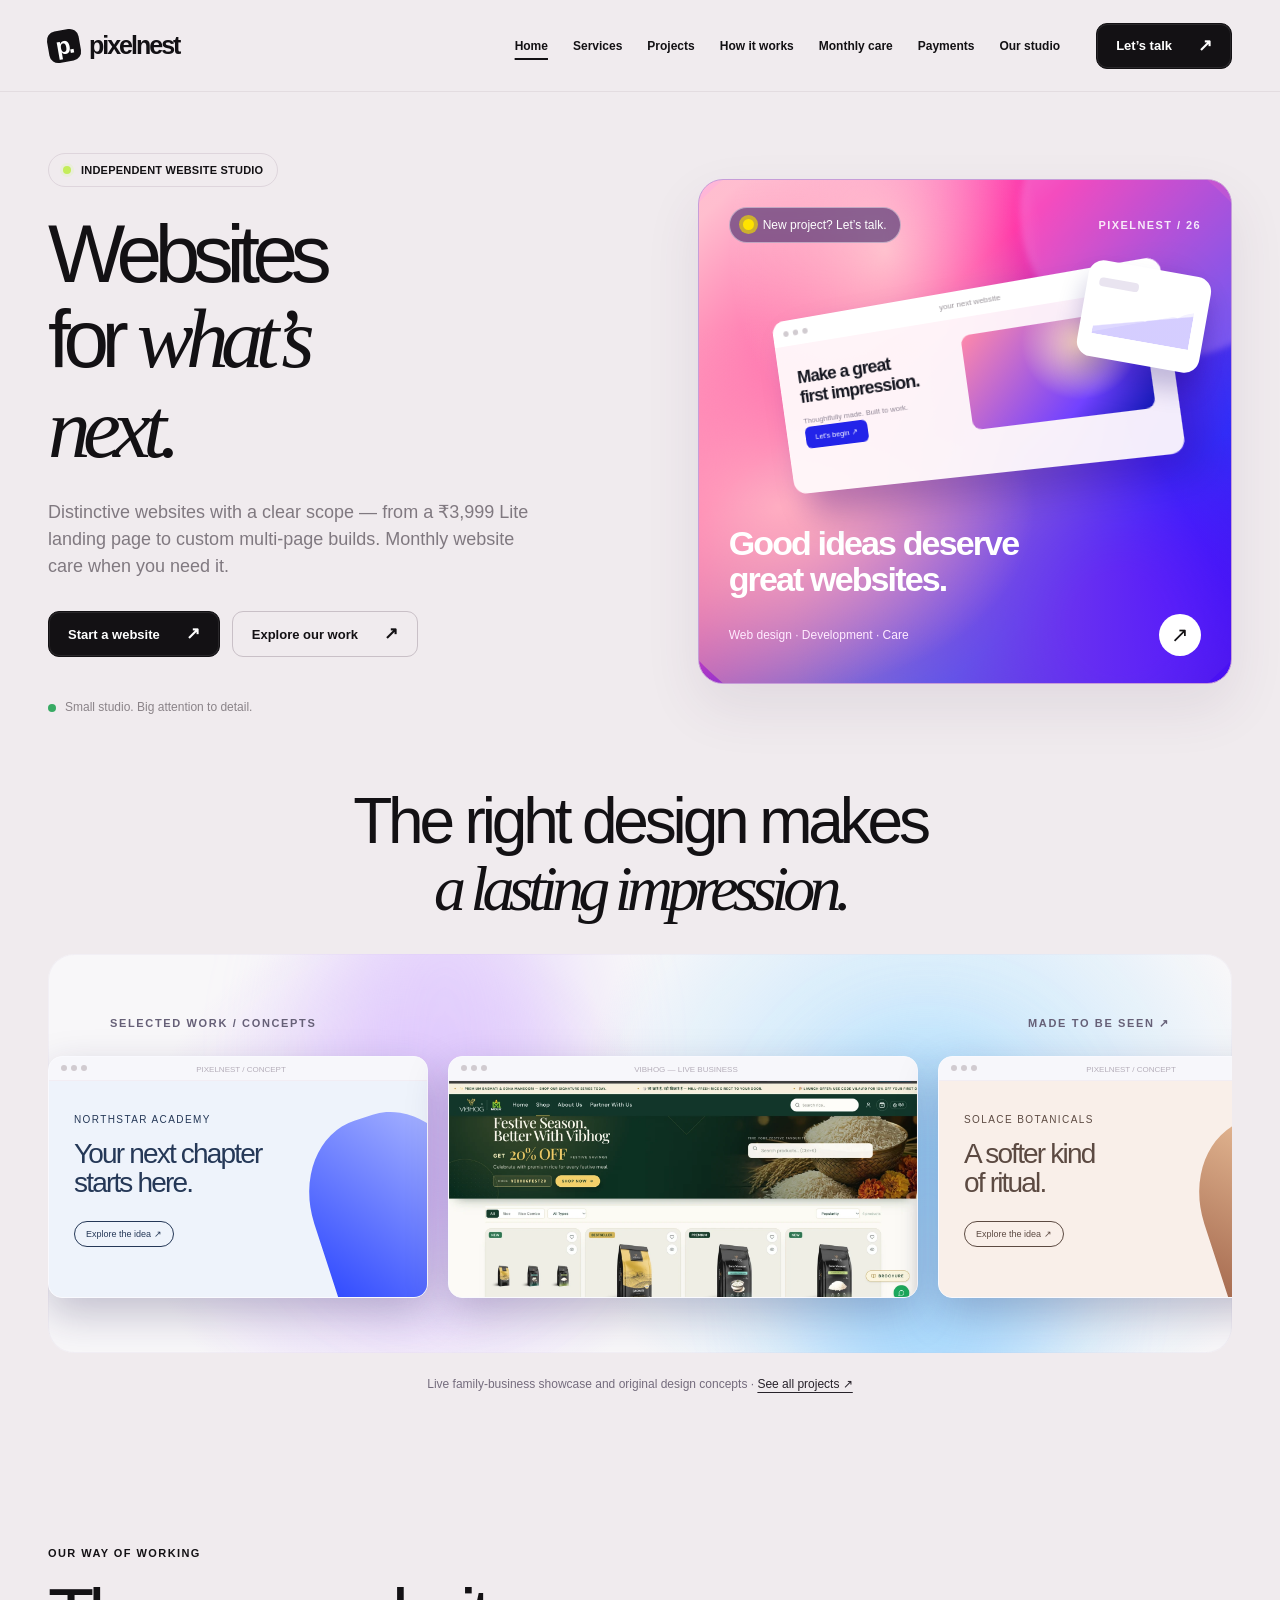
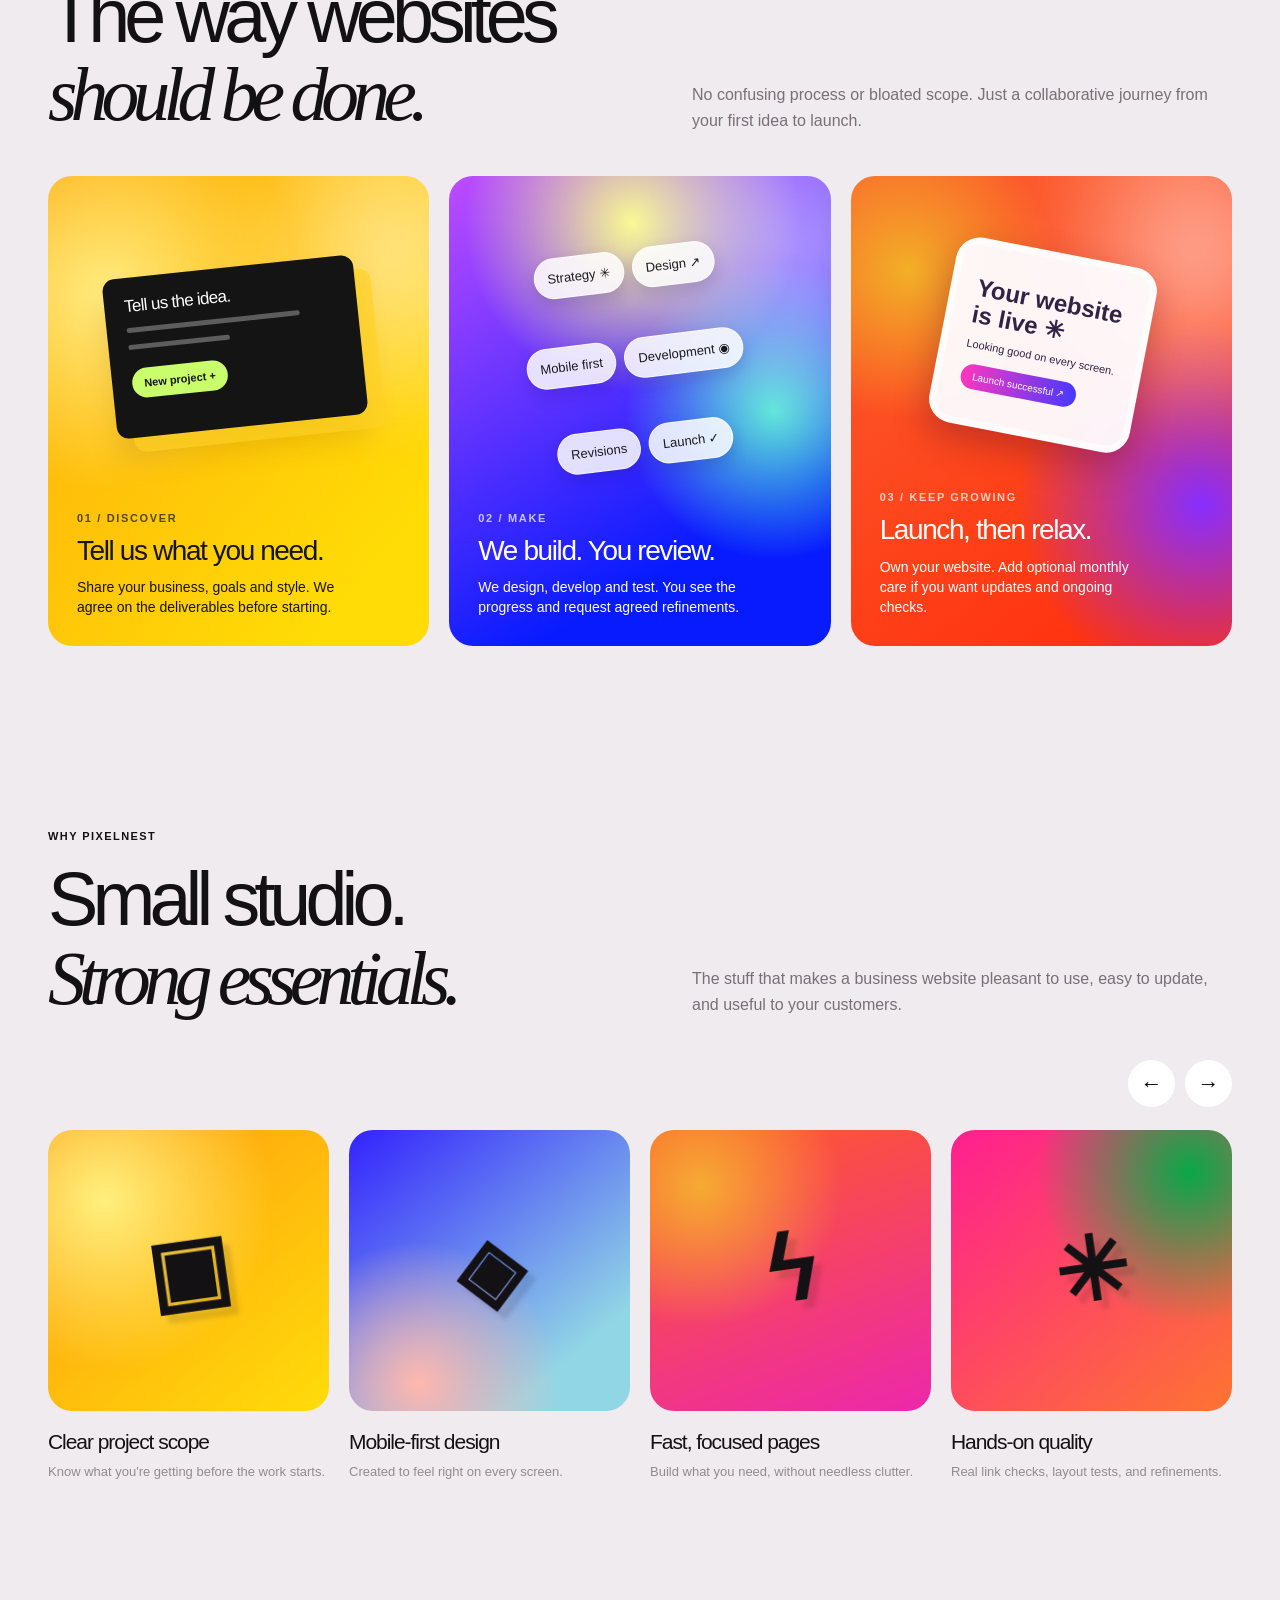
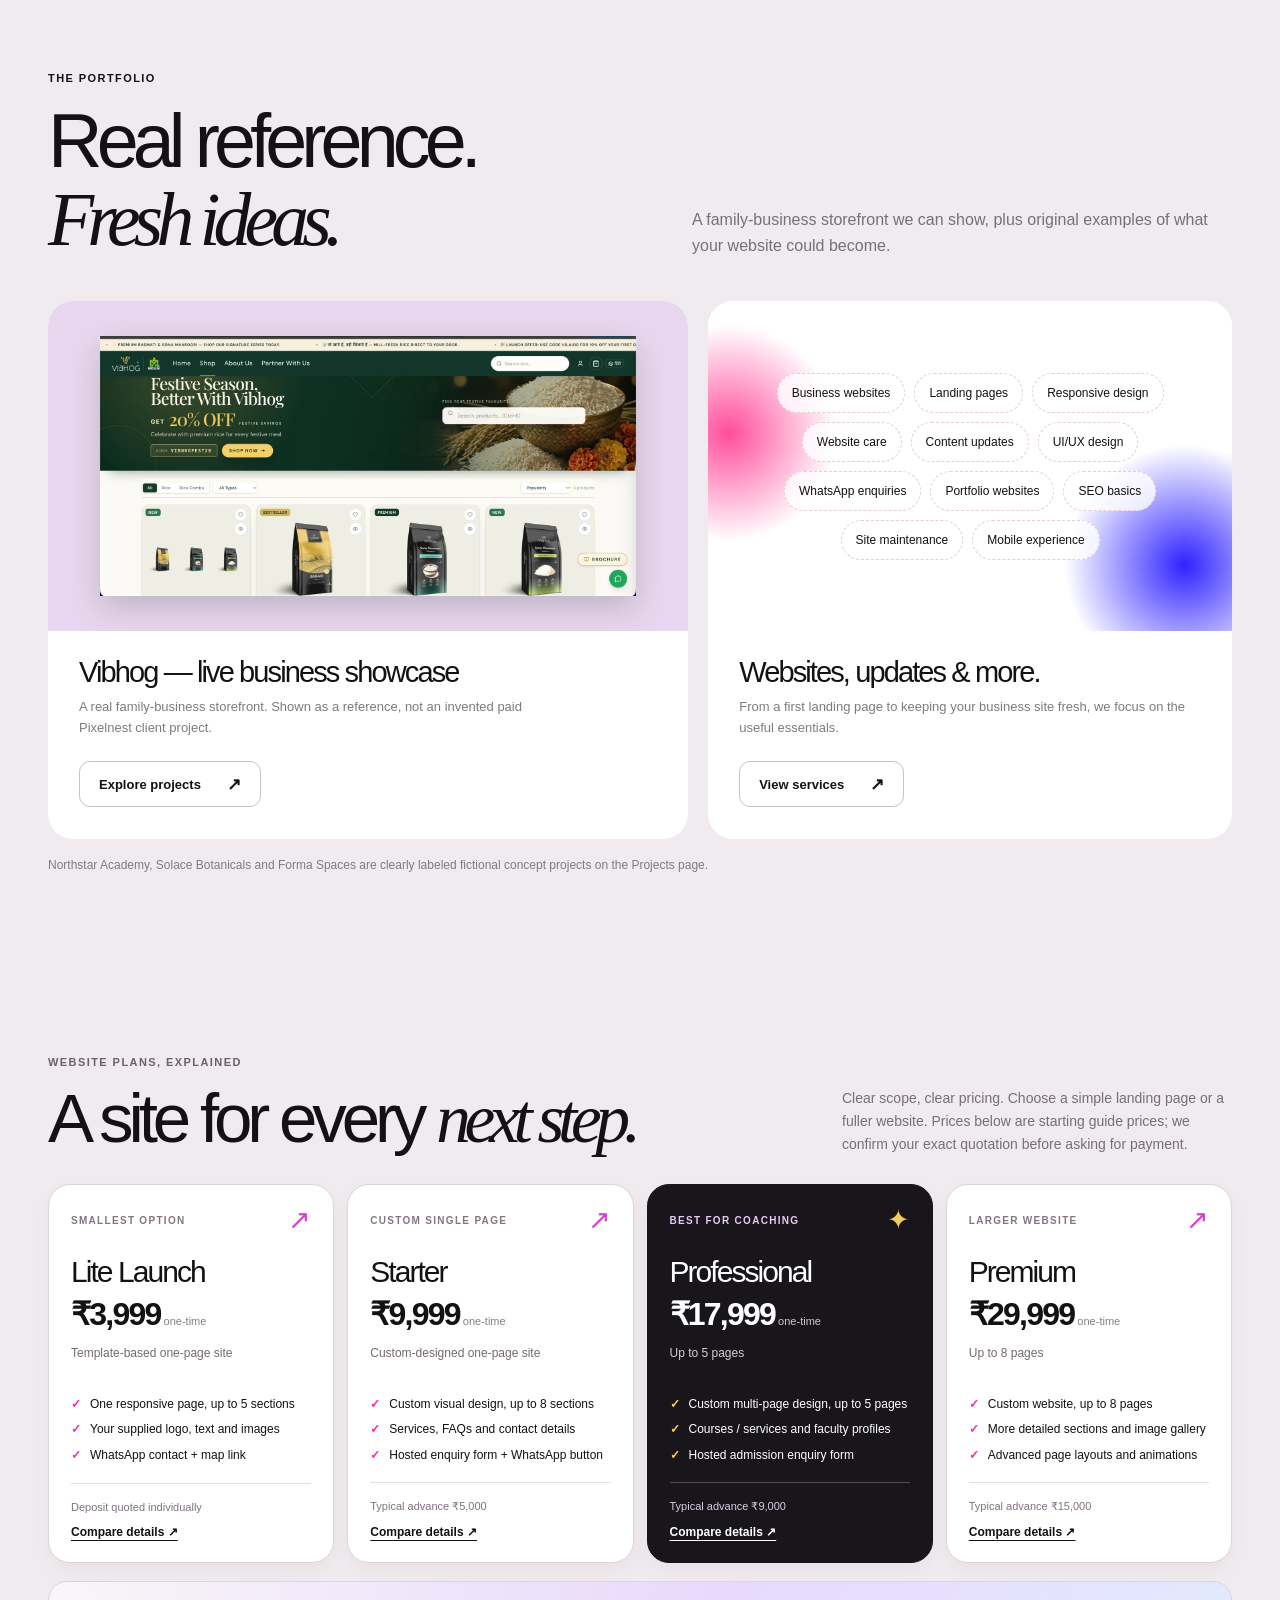
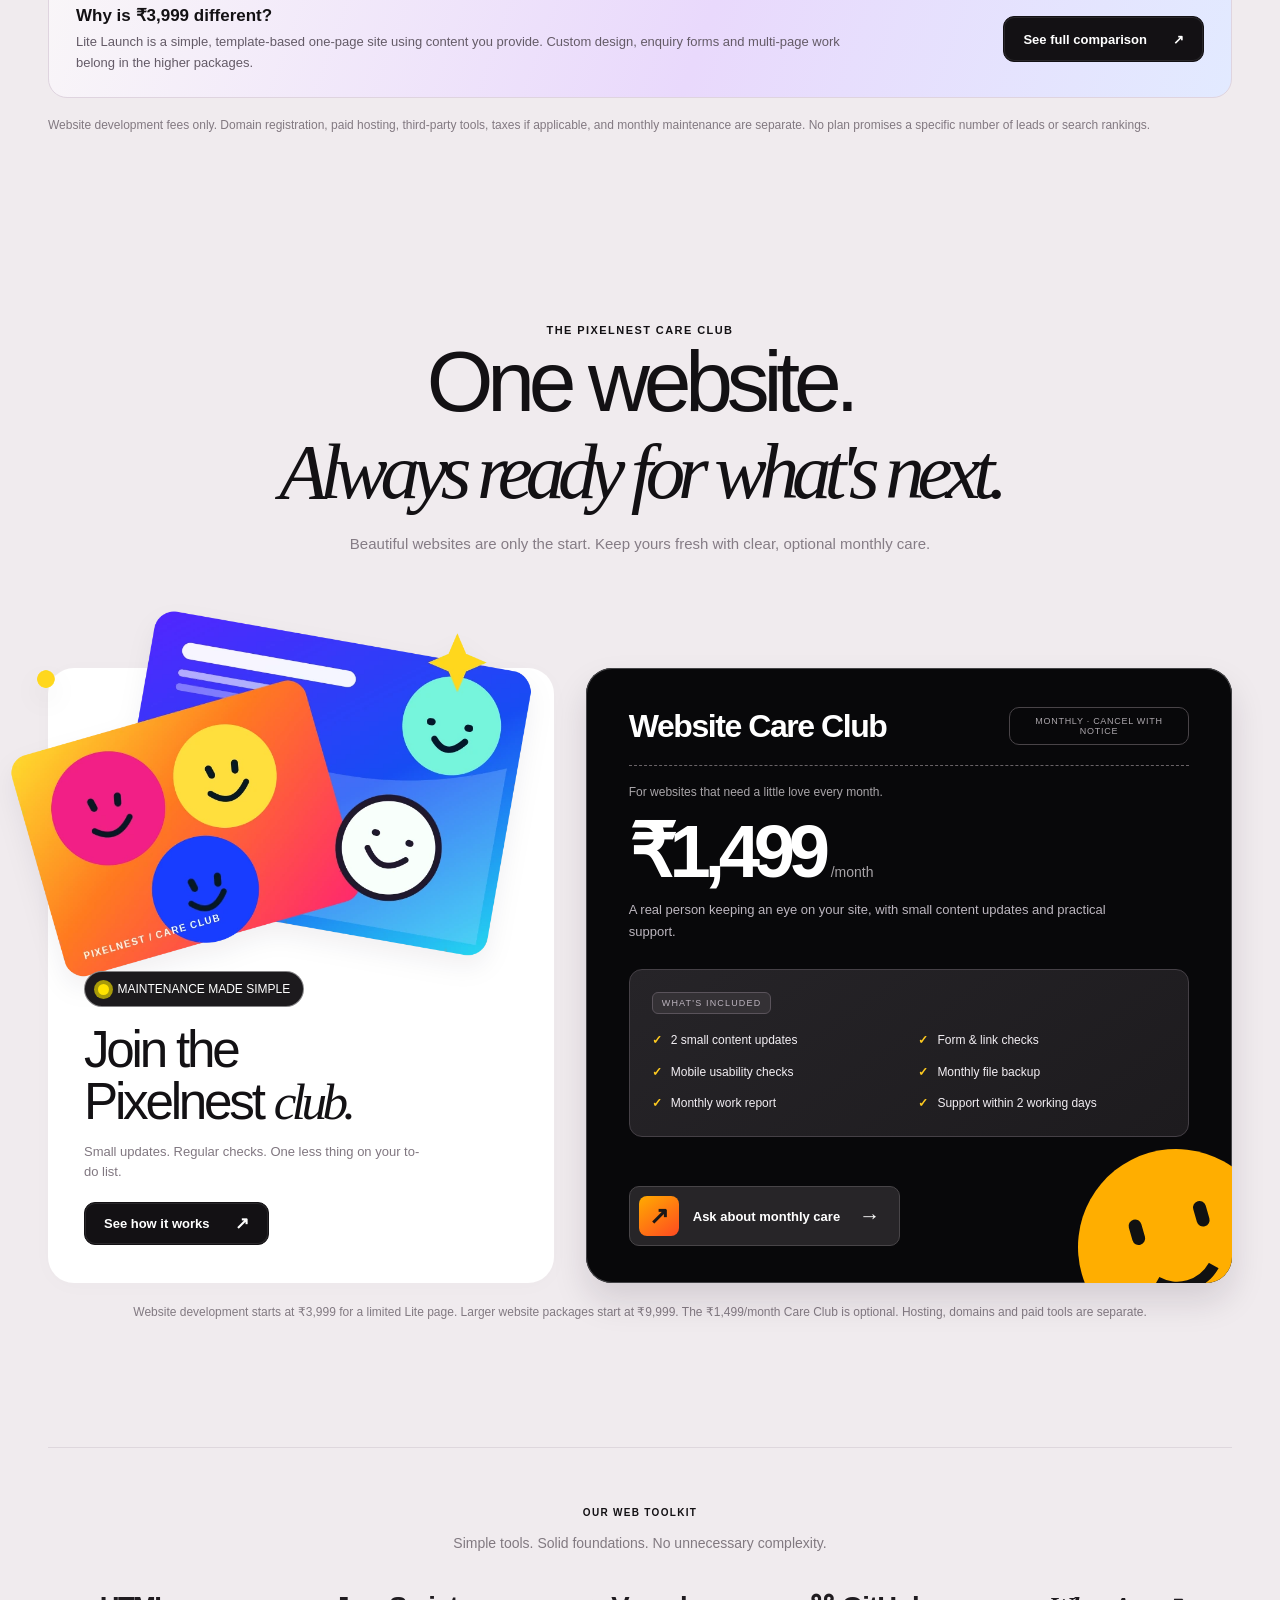
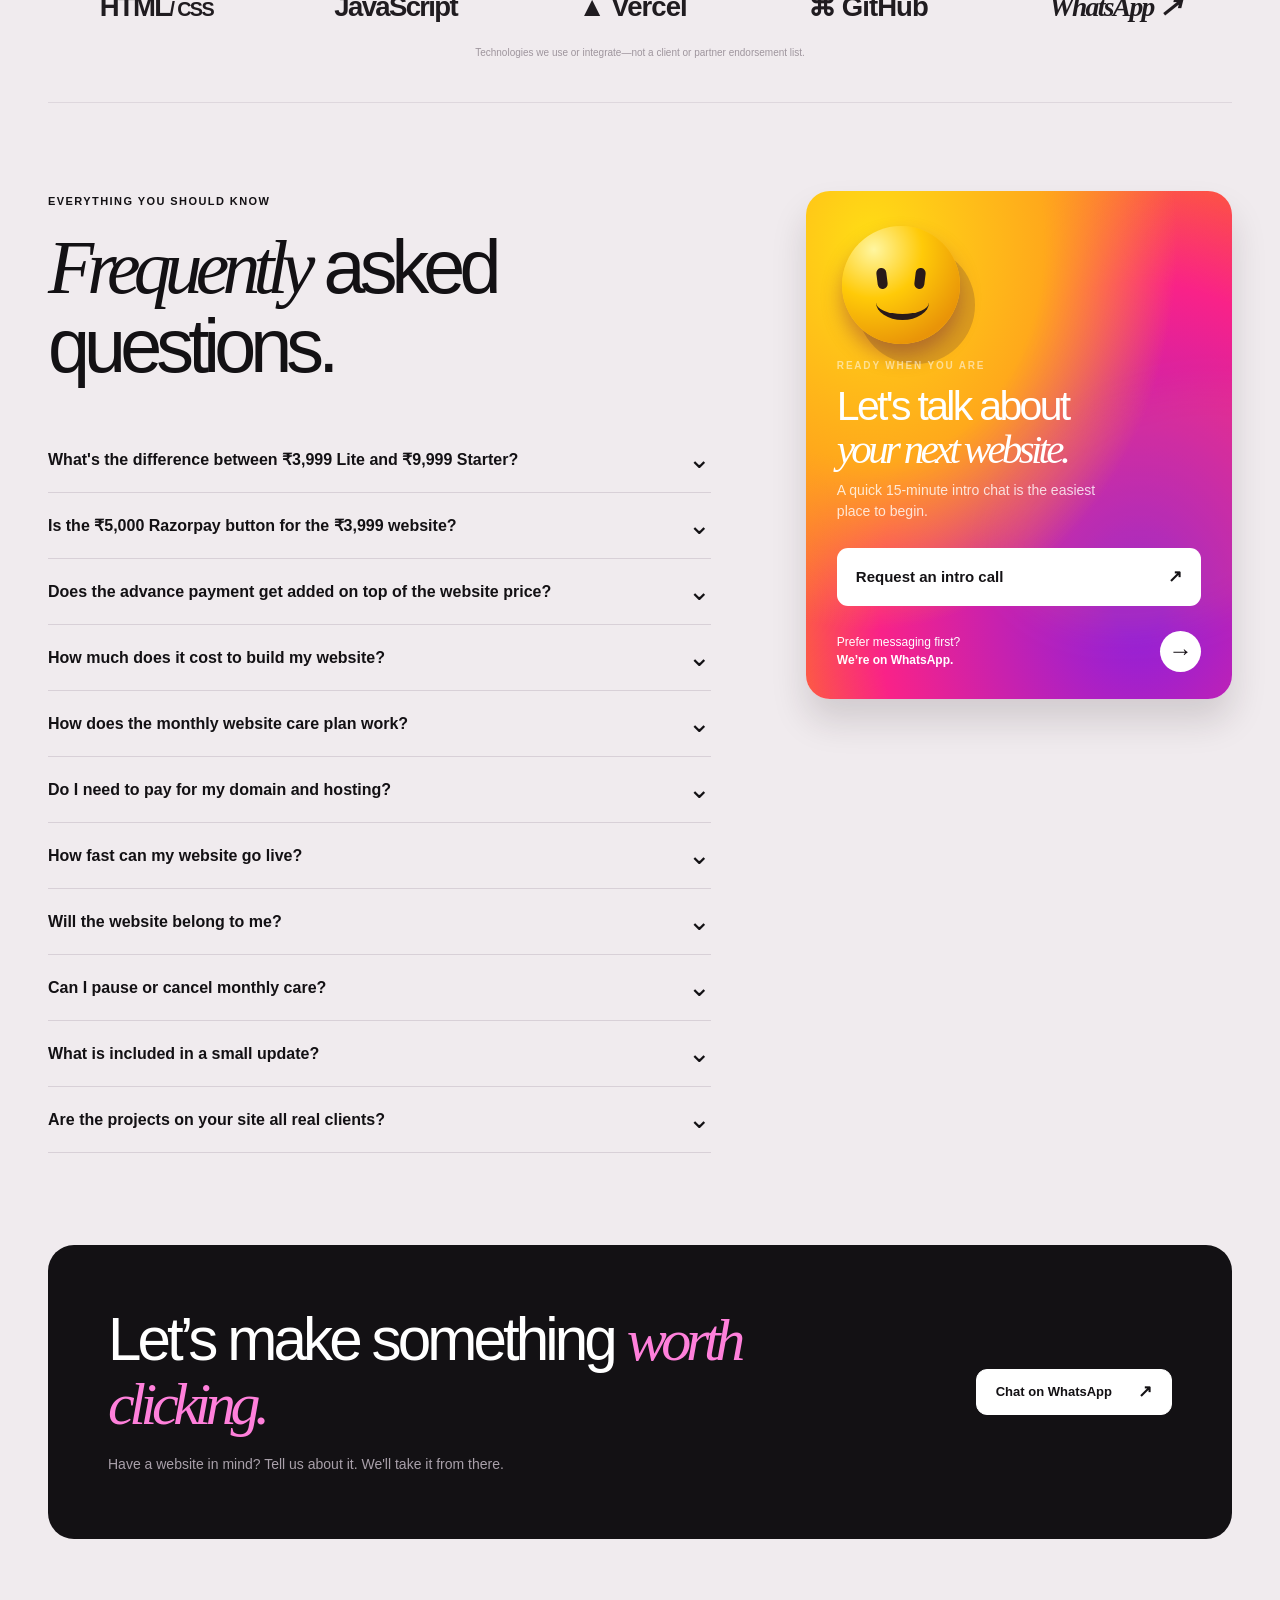
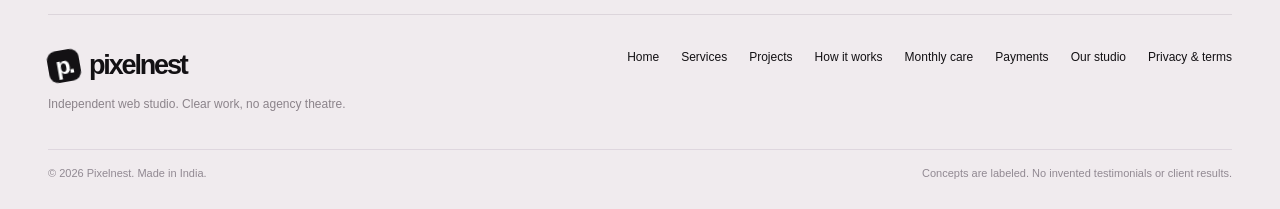
<file: index.html>
<!DOCTYPE html>

<html lang="en"><head><meta charset="utf-8"/><meta content="width=device-width, initial-scale=1" name="viewport"/><meta content="#f0ebee" name="theme-color"/><meta content="Pixelnest is an independent website design and care studio. Business websites, portfolio concepts, and optional monthly maintenance." name="description"/><link href="data:image/svg+xml,%3Csvg xmlns='http://www.w3.org/2000/svg' viewBox='0 0 64 64'%3E%3Crect width='64' height='64' rx='15' fill='%23131114'/%3E%3Ctext x='13' y='47' font-family='Arial' font-size='46' font-weight='bold' fill='white'%3Ep.%3C/text%3E%3C/svg%3E" rel="icon"/><title>Pixelnest — Websites for what’s next.</title><link href="assets/style.css" rel="stylesheet"/><link href="assets/care-club.css" rel="stylesheet"/><link href="assets/pricing-guide.css" rel="stylesheet"/></head><body><a class="skip" href="#main">Skip to content</a><header class="topbar"><div class="nav-wrap"><a aria-label="Pixelnest homepage" class="logo" href="index.html"><span aria-hidden="true" class="logo-mark">p.</span>pixelnest</a><nav aria-label="Main navigation" class="nav-links"><a aria-current="page" href="index.html">Home</a><a href="services.html">Services</a><a href="projects.html">Projects</a><a href="process.html">How it works</a><a href="plans.html">Monthly care</a><a href="payments.html">Payments</a><a href="team.html">Our studio</a></nav><div class="nav-cta"><a class="btn btn-dark" href="https://wa.me/919559590705?text=Hi%20Pixelnest%21%20I%27d%20like%20to%20discuss%20a%20website%20for%20my%20business." rel="noopener noreferrer" target="_blank">Let’s talk <span aria-hidden="true" class="arr">↗</span></a><button aria-controls="mobileNav" aria-expanded="false" aria-label="Open menu" class="menu-toggle" id="menuToggle" type="button">☰</button></div></div><nav aria-label="Mobile navigation" class="mobile-links" hidden="" id="mobileNav"><a aria-current="page" href="index.html">Home</a><a href="services.html">Services</a><a href="projects.html">Projects</a><a href="process.html">How it works</a><a href="plans.html">Monthly care</a><a href="payments.html">Payments</a><a href="team.html">Our studio</a><a href="policies.html">Privacy &amp; terms</a></nav></header><main id="main">
<section aria-label="Pixelnest web design studio" class="hero wrap"><div class="hero-copy"><div class="tag"><span class="tag-dot"></span> INDEPENDENT WEBSITE STUDIO</div><h1>Websites<br/>for <span class="serif">what’s<br/>next.</span></h1><p class="sub">Distinctive websites with a clear scope — from a ₹3,999 Lite landing page to custom multi-page builds. Monthly website care when you need it.</p><div class="hero-actions"><a class="btn btn-dark" href="https://wa.me/919559590705?text=Hi%20Pixelnest%21%20I%27d%20like%20to%20discuss%20a%20website%20for%20my%20business." rel="noopener noreferrer" target="_blank">Start a website <span aria-hidden="true" class="arr">↗</span></a><a class="btn btn-outline" href="projects.html">Explore our work <span aria-hidden="true" class="arr">↗</span></a></div><p class="hero-proof"><span class="pip"></span>Small studio. Big attention to detail.</p></div>
<div class="hero-promo"><div class="hero-promo-content"><div class="promo-top"><span class="bubble-label"><span class="yellow-dot"></span> New project? Let’s talk.</span><span class="promo-stamp">PIXELNEST / 26</span></div><div class="promo-art"><div class="browser-3d"><div class="browser-3d-top"><i></i><i></i><i></i><span>your next website</span></div><div class="browser-3d-body"><div><b>Make a great<br/>first impression.</b><p>Thoughtfully made. Built to work.</p><span class="tiny-btn">Let’s begin ↗</span></div><div class="browser-color-block"></div></div></div><div class="mini-floating-card"><div class="mini-chart"></div></div></div><h2 class="promo-caption">Good ideas deserve<br/>great websites.</h2><div class="promo-bottom"><span>Web design · Development · Care</span><a aria-label="See our work" class="round-arr" href="projects.html">↗</a></div></div></div></section>
<section class="motion-wrap wrap"><h2 class="motion-title">The right design makes<br/><span class="serif">a lasting impression.</span></h2><div class="motion-stage"><div class="motion-topline"><p>SELECTED WORK / CONCEPTS</p><p>MADE TO BE SEEN ↗</p></div><div aria-hidden="true" class="motion-reel"><div class="showcase-frame"><div class="browser-chrome"><i></i><i></i><i></i><span>PIXELNEST / CONCEPT</span></div><div class="showcase-faux north"><p>NORTHSTAR ACADEMY</p><h3>Your next chapter<br/>starts here.</h3><span class="scene-btn">Explore the idea ↗</span></div></div><div class="showcase-frame wide"><div class="browser-chrome"><i></i><i></i><i></i><span>VIBHOG — LIVE BUSINESS</span></div><img alt="" loading="lazy" src="assets/vibhog-showcase-1.webp"/></div><div class="showcase-frame"><div class="browser-chrome"><i></i><i></i><i></i><span>PIXELNEST / CONCEPT</span></div><div class="showcase-faux solace"><p>SOLACE BOTANICALS</p><h3>A softer kind<br/>of ritual.</h3><span class="scene-btn">Explore the idea ↗</span></div></div><div class="showcase-frame"><div class="browser-chrome"><i></i><i></i><i></i><span>PIXELNEST / CONCEPT</span></div><div class="showcase-faux forma"><p>FORMA SPACES</p><h3>Space for<br/>what matters.</h3><span class="scene-btn">Explore the idea ↗</span></div></div><div class="showcase-frame"><div class="browser-chrome"><i></i><i></i><i></i><span>PIXELNEST / CONCEPT</span></div><div class="showcase-faux daybreak"><p>DAYBREAK CAFÉ</p><h3>Good mornings,<br/>made daily.</h3><span class="scene-btn">Explore the idea ↗</span></div></div><div class="showcase-frame"><div class="browser-chrome"><i></i><i></i><i></i><span>PIXELNEST / CONCEPT</span></div><div class="showcase-faux north"><p>NORTHSTAR ACADEMY</p><h3>Your next chapter<br/>starts here.</h3><span class="scene-btn">Explore the idea ↗</span></div></div><div class="showcase-frame wide"><div class="browser-chrome"><i></i><i></i><i></i><span>VIBHOG — LIVE BUSINESS</span></div><img alt="" loading="lazy" src="assets/vibhog-showcase-1.webp"/></div><div class="showcase-frame"><div class="browser-chrome"><i></i><i></i><i></i><span>PIXELNEST / CONCEPT</span></div><div class="showcase-faux solace"><p>SOLACE BOTANICALS</p><h3>A softer kind<br/>of ritual.</h3><span class="scene-btn">Explore the idea ↗</span></div></div><div class="showcase-frame"><div class="browser-chrome"><i></i><i></i><i></i><span>PIXELNEST / CONCEPT</span></div><div class="showcase-faux forma"><p>FORMA SPACES</p><h3>Space for<br/>what matters.</h3><span class="scene-btn">Explore the idea ↗</span></div></div><div class="showcase-frame"><div class="browser-chrome"><i></i><i></i><i></i><span>PIXELNEST / CONCEPT</span></div><div class="showcase-faux daybreak"><p>DAYBREAK CAFÉ</p><h3>Good mornings,<br/>made daily.</h3><span class="scene-btn">Explore the idea ↗</span></div></div></div></div><p class="motion-foot">Live family-business showcase and original design concepts · <a href="projects.html">See all projects ↗</a></p></section>
<section class="section wrap" id="how-it-works"><div class="section-intro"><div><span class="micro">OUR WAY OF WORKING</span><h2 class="section-title">The way websites<br/><span class="serif">should be done.</span></h2></div><p class="section-sub">No confusing process or bloated scope. Just a collaborative journey from your first idea to launch.</p></div><div class="steps-grid"><article class="step-art-card yellow"><div class="step-visual"><div class="step-preview-01"><h4>Tell us the idea.</h4><div class="preview-line"></div><div class="preview-line sm"></div><span class="preview-pill">New project +</span></div></div><span class="step-number">01 / DISCOVER</span><h3>Tell us what you need.</h3><p>Share your business, goals and style. We agree on the deliverables before starting.</p></article><article class="step-art-card blue"><div class="step-visual"><div class="step-preview-02"><span>Strategy ✳</span><span>Design ↗</span><span>Mobile first</span><span>Development ◉</span><span>Revisions</span><span>Launch ✓</span></div></div><span class="step-number">02 / MAKE</span><h3>We build. You review.</h3><p>We design, develop and test. You see the progress and request agreed refinements.</p></article><article class="step-art-card orange"><div class="step-visual"><div class="step-preview-03"><div class="phone-inner"><b>Your website<br/>is live ✳</b><p>Looking good on every screen.</p><span>Launch successful ↗</span></div></div></div><span class="step-number">03 / KEEP GROWING</span><h3>Launch, then relax.</h3><p>Own your website. Add optional monthly care if you want updates and ongoing checks.</p></article></div></section>
<section class="section wrap"><div class="section-intro"><div><span class="micro">WHY PIXELNEST</span><h2 class="section-title">Small studio.<br/><span class="serif">Strong essentials.</span></h2></div><p class="section-sub">The stuff that makes a business website pleasant to use, easy to update, and useful to your customers.</p></div><div class="benefit-controls"><button aria-label="Previous features" class="circle-btn" data-rail="prev" type="button">←</button><button aria-label="Next features" class="circle-btn" data-rail="next" type="button">→</button></div><div aria-label="Website benefits" class="benefit-rail" id="benefitRail"><article class="benefit-card"><div class="benefit-visual yellow"><span>▣</span></div><h3>Clear project scope</h3><p>Know what you're getting before the work starts.</p></article><article class="benefit-card"><div class="benefit-visual blue"><span>◈</span></div><h3>Mobile-first design</h3><p>Created to feel right on every screen.</p></article><article class="benefit-card"><div class="benefit-visual orange"><span>ϟ</span></div><h3>Fast, focused pages</h3><p>Build what you need, without needless clutter.</p></article><article class="benefit-card"><div class="benefit-visual pink"><span>✳</span></div><h3>Hands-on quality</h3><p>Real link checks, layout tests, and refinements.</p></article><article class="benefit-card"><div class="benefit-visual mix"><span>↻</span></div><h3>Optional monthly care</h3><p>Stay current with small updates and check-ins.</p></article></div></section>
<section class="section wrap" id="work"><div class="section-intro"><div><span class="micro">THE PORTFOLIO</span><h2 class="section-title">Real reference.<br/><span class="serif">Fresh ideas.</span></h2></div><p class="section-sub">A family-business storefront we can show, plus original examples of what your website could become.</p></div><div class="project-feature-grid"><article class="project-feature"><div class="project-visual"><img alt="Vibhog premium rice store screenshot" loading="lazy" src="assets/vibhog-showcase-1.webp"/></div><div class="project-copy"><h3>Vibhog — live business showcase</h3><p>A real family-business storefront. Shown as a reference, not an invented paid Pixelnest client project.</p><a class="btn btn-outline" href="projects.html">Explore projects <span aria-hidden="true" class="arr">↗</span></a></div></article><article class="project-feature"><div class="service-chips"><span>Business websites</span><span>Landing pages</span><span>Responsive design</span><span>Website care</span><span>Content updates</span><span>UI/UX design</span><span>WhatsApp enquiries</span><span>Portfolio websites</span><span>SEO basics</span><span>Site maintenance</span><span>Mobile experience</span></div><div class="project-copy"><h3>Websites, updates &amp; more.</h3><p>From a first landing page to keeping your business site fresh, we focus on the useful essentials.</p><a class="btn btn-outline" href="services.html">View services <span aria-hidden="true" class="arr">↗</span></a></div></article></div><p class="concept-disclaimer">Northstar Academy, Solace Botanicals and Forma Spaces are clearly labeled fictional concept projects on the Projects page.</p></section>
<section aria-labelledby="pg-home-title" class="section wrap pg-home-section" id="website-packages">
<div class="pg-intro"><div><span class="micro">WEBSITE PLANS, EXPLAINED</span><h2 id="pg-home-title">A site for every <span class="serif">next step.</span></h2></div><p>Clear scope, clear pricing. Choose a simple landing page or a fuller website. Prices below are starting guide prices; we confirm your exact quotation before asking for payment.</p></div>
<div class="pg-home-grid"><article class="pg-home-card lite">
<div class="pg-card-top"><span class="pg-overline">Smallest option</span><span aria-hidden="true" class="pg-symbol">↗</span></div>
<h3>Lite Launch</h3><div class="pg-home-price">₹3,999<small> one-time</small></div>
<p class="pg-home-scope">Template-based one-page site</p>
<ul><li>One responsive page, up to 5 sections</li><li>Your supplied logo, text and images</li><li>WhatsApp contact + map link</li></ul>
<div class="pg-home-bottom"><span>Deposit quoted individually</span><a aria-label="Compare Lite Launch package features" href="plans.html#compare">Compare details ↗</a></div>
</article><article class="pg-home-card starter">
<div class="pg-card-top"><span class="pg-overline">Custom single page</span><span aria-hidden="true" class="pg-symbol">↗</span></div>
<h3>Starter</h3><div class="pg-home-price">₹9,999<small> one-time</small></div>
<p class="pg-home-scope">Custom-designed one-page site</p>
<ul><li>Custom visual design, up to 8 sections</li><li>Services, FAQs and contact details</li><li>Hosted enquiry form + WhatsApp button</li></ul>
<div class="pg-home-bottom"><span>Typical advance ₹5,000</span><a aria-label="Compare Starter package features" href="plans.html#compare">Compare details ↗</a></div>
</article><article class="pg-home-card professional">
<div class="pg-card-top"><span class="pg-overline">Best for coaching</span><span aria-hidden="true" class="pg-symbol">✦</span></div>
<h3>Professional</h3><div class="pg-home-price">₹17,999<small> one-time</small></div>
<p class="pg-home-scope">Up to 5 pages</p>
<ul><li>Custom multi-page design, up to 5 pages</li><li>Courses / services and faculty profiles</li><li>Hosted admission enquiry form</li></ul>
<div class="pg-home-bottom"><span>Typical advance ₹9,000</span><a aria-label="Compare Professional package features" href="plans.html#compare">Compare details ↗</a></div>
</article><article class="pg-home-card premium">
<div class="pg-card-top"><span class="pg-overline">Larger website</span><span aria-hidden="true" class="pg-symbol">↗</span></div>
<h3>Premium</h3><div class="pg-home-price">₹29,999<small> one-time</small></div>
<p class="pg-home-scope">Up to 8 pages</p>
<ul><li>Custom website, up to 8 pages</li><li>More detailed sections and image gallery</li><li>Advanced page layouts and animations</li></ul>
<div class="pg-home-bottom"><span>Typical advance ₹15,000</span><a aria-label="Compare Premium package features" href="plans.html#compare">Compare details ↗</a></div>
</article></div>
<div class="pg-clarifier"><div><strong>Why is ₹3,999 different?</strong><p>Lite Launch is a simple, template-based one-page site using content you provide. Custom design, enquiry forms and multi-page work belong in the higher packages.</p></div><a class="btn btn-dark" href="plans.html#compare">See full comparison <span aria-hidden="true">↗</span></a></div>
<p class="pg-footnote">Website development fees only. Domain registration, paid hosting, third-party tools, taxes if applicable, and monthly maintenance are separate. No plan promises a specific number of leads or search rankings.</p>
</section><section aria-labelledby="care-heading" class="section wrap redesigned-pricing" id="pricing">
<div class="price-header"><span class="micro">THE PIXELNEST CARE CLUB</span><h2 id="care-heading">One website.<br/><span class="serif">Always ready for what's next.</span></h2><p>Beautiful websites are only the start. Keep yours fresh with clear, optional monthly care.</p></div>
<div class="club-grid">
<article aria-label="Pixelnest website care introduction" class="club-invite">
<div class="club-art-bleed"><img alt="Colorful original illustration of cheerful website cards for Pixelnest Care Club" height="740" loading="lazy" src="assets/pixelnest-club-art.webp" width="980"/></div>
<div class="club-invite-bottom"><span class="bubble-label"><span class="yellow-dot"></span> MAINTENANCE MADE SIMPLE</span><h3>Join the<br/>Pixelnest <span class="serif">club.</span></h3><p>Small updates. Regular checks. One less thing on your to-do list.</p><a class="btn btn-dark" href="plans.html">See how it works <span aria-hidden="true" class="arr">↗</span></a></div>
</article>
<article aria-label="Website care monthly plan" class="club-pricing">
<div class="club-price-top"><h3>Website Care Club</h3><span>MONTHLY · CANCEL WITH NOTICE</span></div>
<div class="club-tagline">For websites that need a little love every month.</div>
<div class="club-price-line"><strong>₹1,499</strong><span>/month</span></div>
<p class="club-price-description">A real person keeping an eye on your site, with small content updates and practical support.</p>
<div class="club-inclusions"><span class="club-inclusions-kicker">WHAT'S INCLUDED</span><div class="club-include-columns">
<span>2 small content updates</span><span>Form &amp; link checks</span><span>Mobile usability checks</span><span>Monthly file backup</span><span>Monthly work report</span><span>Support within 2 working days</span>
</div></div>
<a class="club-join" href="https://wa.me/919559590705?text=Hello%20Pixelnest%2C%20I%27m%20interested%20in%20the%20Website%20Care%20Club." rel="noopener noreferrer" target="_blank"><span aria-hidden="true" class="club-join-icon">↗</span> Ask about monthly care <span aria-hidden="true">→</span></a>
<div aria-hidden="true" class="club-smiley"><span class="eye left"></span><span class="eye right"></span><span class="mouth"></span></div>
</article>
</div><p class="pricing-foot">Website development starts at ₹3,999 for a limited Lite page. Larger website packages start at ₹9,999. The ₹1,499/month Care Club is optional. Hosting, domains and paid tools are separate.</p>
</section>
<section aria-label="Technologies and platforms" class="tool-strip wrap"><div class="tool-intro"><span class="micro">OUR WEB TOOLKIT</span><p>Simple tools. Solid foundations. No unnecessary complexity.</p></div><div class="tool-wordmarks"><span class="toolmark html">HTML<span class="tool-small">/ CSS</span></span><span class="toolmark js">JavaScript</span><span class="toolmark vercel">▲ Vercel</span><span class="toolmark git">⌘ GitHub</span><span class="toolmark wa">WhatsApp ↗</span></div><p class="tool-disclaimer">Technologies we use or integrate—not a client or partner endorsement list.</p></section><section aria-labelledby="faq-heading" class="section wrap redesigned-faq" id="faq"><div class="faq-grid">
<div><span class="micro">EVERYTHING YOU SHOULD KNOW</span><h2 class="section-title" id="faq-heading" style="margin-top:19px"><span class="serif">Frequently</span> asked<br/>questions.</h2><div class="faq-list">
<details><summary>What's the difference between ₹3,999 Lite and ₹9,999 Starter?</summary><p>Lite Launch uses a preset page structure for your supplied content: one page, up to five sections, WhatsApp and map link, with one revision round. Starter offers a more customized one-page design, additional sections, a hosted enquiry form and two revision rounds. Domain, hosting and monthly care are separate for both.</p></details><details><summary>Is the ₹5,000 Razorpay button for the ₹3,999 website?</summary><p>No. The ₹5,000, ₹9,000 and ₹15,000 buttons are example advance amounts for separately agreed higher-tier projects. Never pay a button amount unless your written quotation matches it. For Lite Launch, ask Pixelnest for an individual payment arrangement.</p></details><details><summary>Does the advance payment get added on top of the website price?</summary><p>No. The advance is deducted from the agreed total. For example, on a ₹17,999 Professional site, a ₹9,000 advance leaves ₹8,999 to pay after approval, before final handover.</p></details><details><summary>How much does it cost to build my website?</summary><p>A basic one-page business website starts at ₹3,999. Larger websites or extra features need a custom quote.</p></details>
<details><summary>How does the monthly website care plan work?</summary><p>For ₹1,499 per month we perform up to two small content edits, check key links and forms, make a file backup and send a short work report. It's a separate, optional service.</p></details>
<details><summary>Do I need to pay for my domain and hosting?</summary><p>Domain names and any paid third-party services are billed separately. We can help you launch on suitable free hosting for a basic website.</p></details>
<details><summary>How fast can my website go live?</summary><p>A straightforward one-page site often takes 3–5 working days once all approved content is provided, depending on the agreed scope and review timeline.</p></details>
<details><summary>Will the website belong to me?</summary><p>Yes, subject to the written scope and licensing terms. We recommend keeping your domain and hosting accounts in your name and providing you the agreed website files.</p></details>
<details><summary>Can I pause or cancel monthly care?</summary><p>Monthly care is optional. You can stop renewals under your written service terms; stopping care does not mean losing your completed website.</p></details>
<details><summary>What is included in a small update?</summary><p>Short text edits, price or contact information changes, or swapping a supplied photo in an existing section. New pages, integrations and major redesigns are quoted separately.</p></details>
<details><summary>Are the projects on your site all real clients?</summary><p>Vibhog is a live family-business reference. The other projects are fictional design concepts, labeled clearly in the portfolio.</p></details>
</div>
</div><aside class="faq-promo call-card"><div aria-hidden="true" class="call-card-face"><span class="call-eye eye-left"></span><span class="call-eye eye-right"></span><span class="call-mouth"></span></div><div class="call-card-copy"><span class="call-eyebrow">READY WHEN YOU ARE</span><h3>Let's talk about<br/><span class="serif">your next website.</span></h3><p>A quick 15-minute intro chat is the easiest place to begin.</p></div><a class="btn btn-white" href="https://wa.me/919559590705?text=Hi%20Pixelnest%21%20Can%20we%20schedule%20a%2015-minute%20intro%20call%20about%20my%20website%3F" rel="noopener noreferrer" target="_blank">Request an intro call <span aria-hidden="true" class="arr">↗</span></a><div class="call-card-footer"><span>Prefer messaging first?<br/><b>We’re on WhatsApp.</b></span><a aria-label="Message Pixelnest on WhatsApp" href="https://wa.me/919559590705?text=Hi%20Pixelnest%2C%20I%20have%20a%20question%20about%20your%20websites." rel="noopener noreferrer" target="_blank">→</a></div></aside></div></section>
</main><section class="wrap"><div class="footer-cta"><div><h2>Let’s make something <span class="serif">worth clicking.</span></h2><p>Have a website in mind? Tell us about it. We'll take it from there.</p></div><a class="btn btn-white" href="https://wa.me/919559590705?text=Hi%20Pixelnest%21%20I%27d%20like%20to%20discuss%20a%20website%20for%20my%20business." rel="noopener noreferrer" target="_blank">Chat on WhatsApp <span aria-hidden="true" class="arr">↗</span></a></div></section><footer class="footer wrap"><div class="footer-top"><div><a class="logo" href="index.html"><span aria-hidden="true" class="logo-mark">p.</span>pixelnest</a><p class="footer-note">Independent web studio. Clear work, no agency theatre.</p></div><nav aria-label="Footer links" class="footer-nav"><a href="index.html">Home</a><a href="services.html">Services</a><a href="projects.html">Projects</a><a href="process.html">How it works</a><a href="plans.html">Monthly care</a><a href="payments.html">Payments</a><a href="team.html">Our studio</a><a href="policies.html">Privacy &amp; terms</a></nav></div><div class="footer-bottom"><span>© <span data-year="">2026</span> Pixelnest. Made in India.</span><span>Concepts are labeled. No invented testimonials or client results.</span></div></footer><script defer="" src="assets/app.js"></script></body></html>
</file>
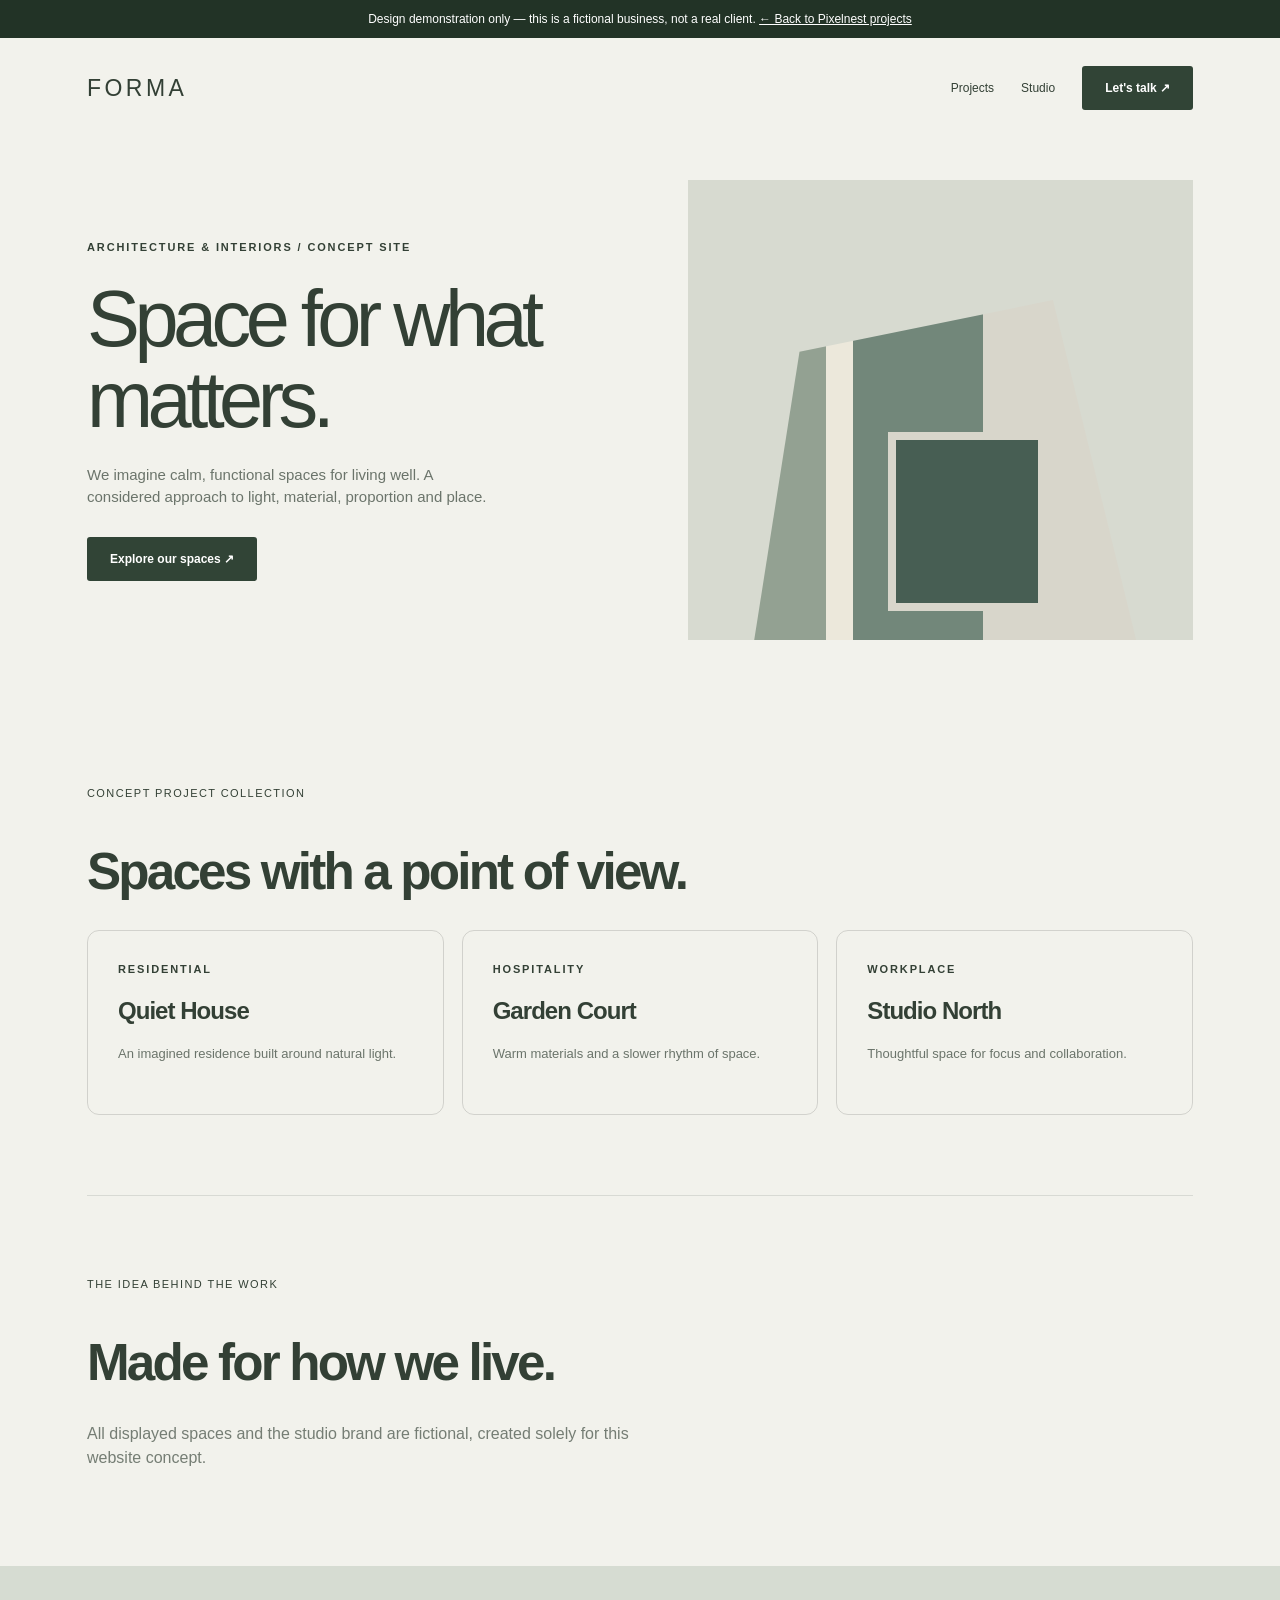
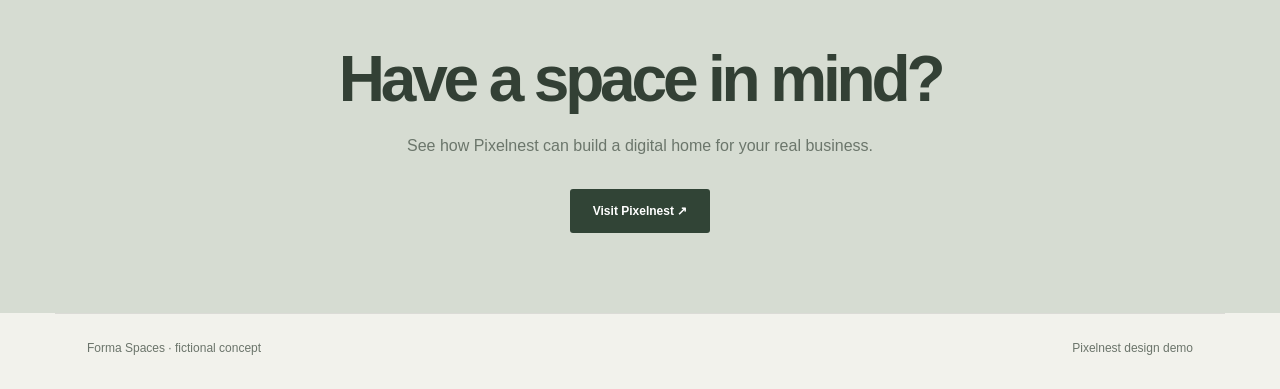
<file: forma.html>
<!doctype html><html lang="en"><head><meta charset="utf-8"><meta name="viewport" content="width=device-width,initial-scale=1"><title>Forma Spaces — Fictional Website Concept by Pixelnest</title><meta name="description" content="A fictional demonstration website by Pixelnest."><style>
*{box-sizing:border-box}html{scroll-behavior:smooth}body{margin:0;font-family:Arial,Helvetica,sans-serif;line-height:1.5}a{color:inherit;text-decoration:none}button{cursor:pointer;font:inherit}main{overflow:hidden}.demo-disclosure{background:#223326;color:#fff;font-size:12px;text-align:center;padding:10px 15px;line-height:1.5}.demo-disclosure a{text-decoration:underline}.d-container{max-width:1170px;margin:auto;padding:0 32px}.d-nav{display:flex;align-items:center;justify-content:space-between;padding-top:28px;padding-bottom:25px;gap:20px}.d-logo{font-size:23px;font-weight:700;letter-spacing:-.07em}.d-links{display:flex;gap:27px;align-items:center;font-size:12px}.d-btn{display:inline-flex;align-items:center;justify-content:center;padding:13px 23px;border-radius:30px;font-size:12px;font-weight:600;transition:transform .2s}.d-btn:hover{transform:translateY(-3px)}.d-hero{min-height:570px;display:grid;grid-template-columns:1.1fr 1fr;gap:45px;align-items:center;padding-top:45px;padding-bottom:65px}.d-eyebrow{text-transform:uppercase;font-size:11px;letter-spacing:.17em;font-weight:600}.d-hero h1{font-size:clamp(51px,6.2vw,92px);line-height:1.02;letter-spacing:-.07em;max-width:620px;margin:23px 0}.d-hero p{max-width:410px;font-size:15px;opacity:.7;margin-bottom:28px}.d-art{height:460px;border-radius:8px;display:grid;place-items:center;overflow:hidden;position:relative}.d-block{padding-top:80px;padding-bottom:80px}.d-sectionlabel{font-size:11px;letter-spacing:.13em;text-transform:uppercase;margin-bottom:18px}.d-title{font-size:clamp(37px,4vw,57px);letter-spacing:-.055em;line-height:1.1;margin-bottom:30px}.d-grid{display:grid;grid-template-columns:repeat(3,1fr);gap:18px}.d-tile{padding:30px;border-radius:12px;border:1px solid #0002;min-height:185px}.d-tile h3{font-size:24px;letter-spacing:-.04em;margin:15px 0}.d-tile p{font-size:13px;opacity:.7}.d-cta{text-align:center;padding-top:80px;padding-bottom:80px}.d-cta h2{font-size:clamp(36px,5vw,65px);line-height:1.05;letter-spacing:-.065em;margin:0 0 21px}.d-foot{display:flex;justify-content:space-between;border-top:1px solid #0002;padding-top:25px;padding-bottom:32px;font-size:12px;opacity:.7}
@media(max-width:750px){.d-container{padding:0 22px}.d-links{gap:12px}.d-links a:not(.d-btn){display:none}.d-nav{padding-top:18px;padding-bottom:15px}.d-hero{grid-template-columns:1fr;gap:27px;min-height:0;padding-top:35px;padding-bottom:50px}.d-art{height:345px}.d-block{padding-top:50px;padding-bottom:50px}.d-grid{grid-template-columns:1fr}.d-tile{min-height:0}.d-cta{padding-top:60px;padding-bottom:60px}}
body{background:#f2f2ec;color:#334035}.d-btn{background:#314436;color:#fff;border-radius:3px}.d-logo{font-size:23px;letter-spacing:.15em;font-weight:500}.d-art{background:#d7dad0;border-radius:0}.arch-wall{width:76%;height:75%;background:linear-gradient(90deg,#93a192 0 19%,#ece8db 19% 26%,#72877a 26% 60%,#d8d6cb 60% 100%);position:absolute;bottom:-5px;left:13%;clip-path:polygon(12% 15%,78% 0,100% 100%,0 100%);box-shadow:25px 15px 0 #879b8a66}.arch-wall:after{content:"";position:absolute;bottom:10%;left:35%;height:47%;width:37%;background:#475e53;border:8px solid #d8d6cb}.d-hero h1{font-weight:400}.d-cta{background:#d6dcd2}</style></head><body><div class="demo-disclosure">Design demonstration only — this is a fictional business, not a real client. <a href="../projects.html">← Back to Pixelnest projects</a></div><div class="d-container"><nav class="d-nav"><a class="d-logo" href="#home">FORMA</a><div class="d-links"><a href="#projects">Projects</a><a href="#studio">Studio</a><a href="#contact" class="d-btn">Let's talk ↗</a></div></nav><main id="home"><section class="d-hero"><div><div class="d-eyebrow">Architecture & interiors / Concept site</div><h1>Space for what matters.</h1><p>We imagine calm, functional spaces for living well. A considered approach to light, material, proportion and place.</p><a class="d-btn" href="#projects">Explore our spaces ↗</a></div><div class="d-art"><div class="arch-wall"></div></div></section><section class="d-block" id="projects"><div class="d-sectionlabel">Concept project collection</div><h2 class="d-title">Spaces with a point of view.</h2><div class="d-grid"><div class="d-tile"><div class="d-eyebrow">RESIDENTIAL</div><h3>Quiet House</h3><p>An imagined residence built around natural light.</p></div><div class="d-tile"><div class="d-eyebrow">HOSPITALITY</div><h3>Garden Court</h3><p>Warm materials and a slower rhythm of space.</p></div><div class="d-tile"><div class="d-eyebrow">WORKPLACE</div><h3>Studio North</h3><p>Thoughtful space for focus and collaboration.</p></div></div></section><section class="d-block" id="studio" style="border-top:1px solid #33403522"><div class="d-sectionlabel">The idea behind the work</div><h2 class="d-title">Made for how we live.</h2><p style="max-width:580px;opacity:.65">All displayed spaces and the studio brand are fictional, created solely for this website concept.</p></section></main></div><section id="contact" class="d-cta"><div class="d-container"><h2>Have a space in mind?</h2><p style="opacity:.65">See how Pixelnest can build a digital home for your real business.</p><a class="d-btn" href="../index.html" style="margin-top:15px">Visit Pixelnest ↗</a></div></section><footer class="d-container d-foot"><span>Forma Spaces · fictional concept</span><span>Pixelnest design demo</span></footer><script>document.querySelectorAll('[data-demo]').forEach(a=>a.addEventListener('click',e=>{e.preventDefault();alert('This is a fictional portfolio demo. To commission a real website, visit Pixelnest.');}));</script></body></html>
</file>
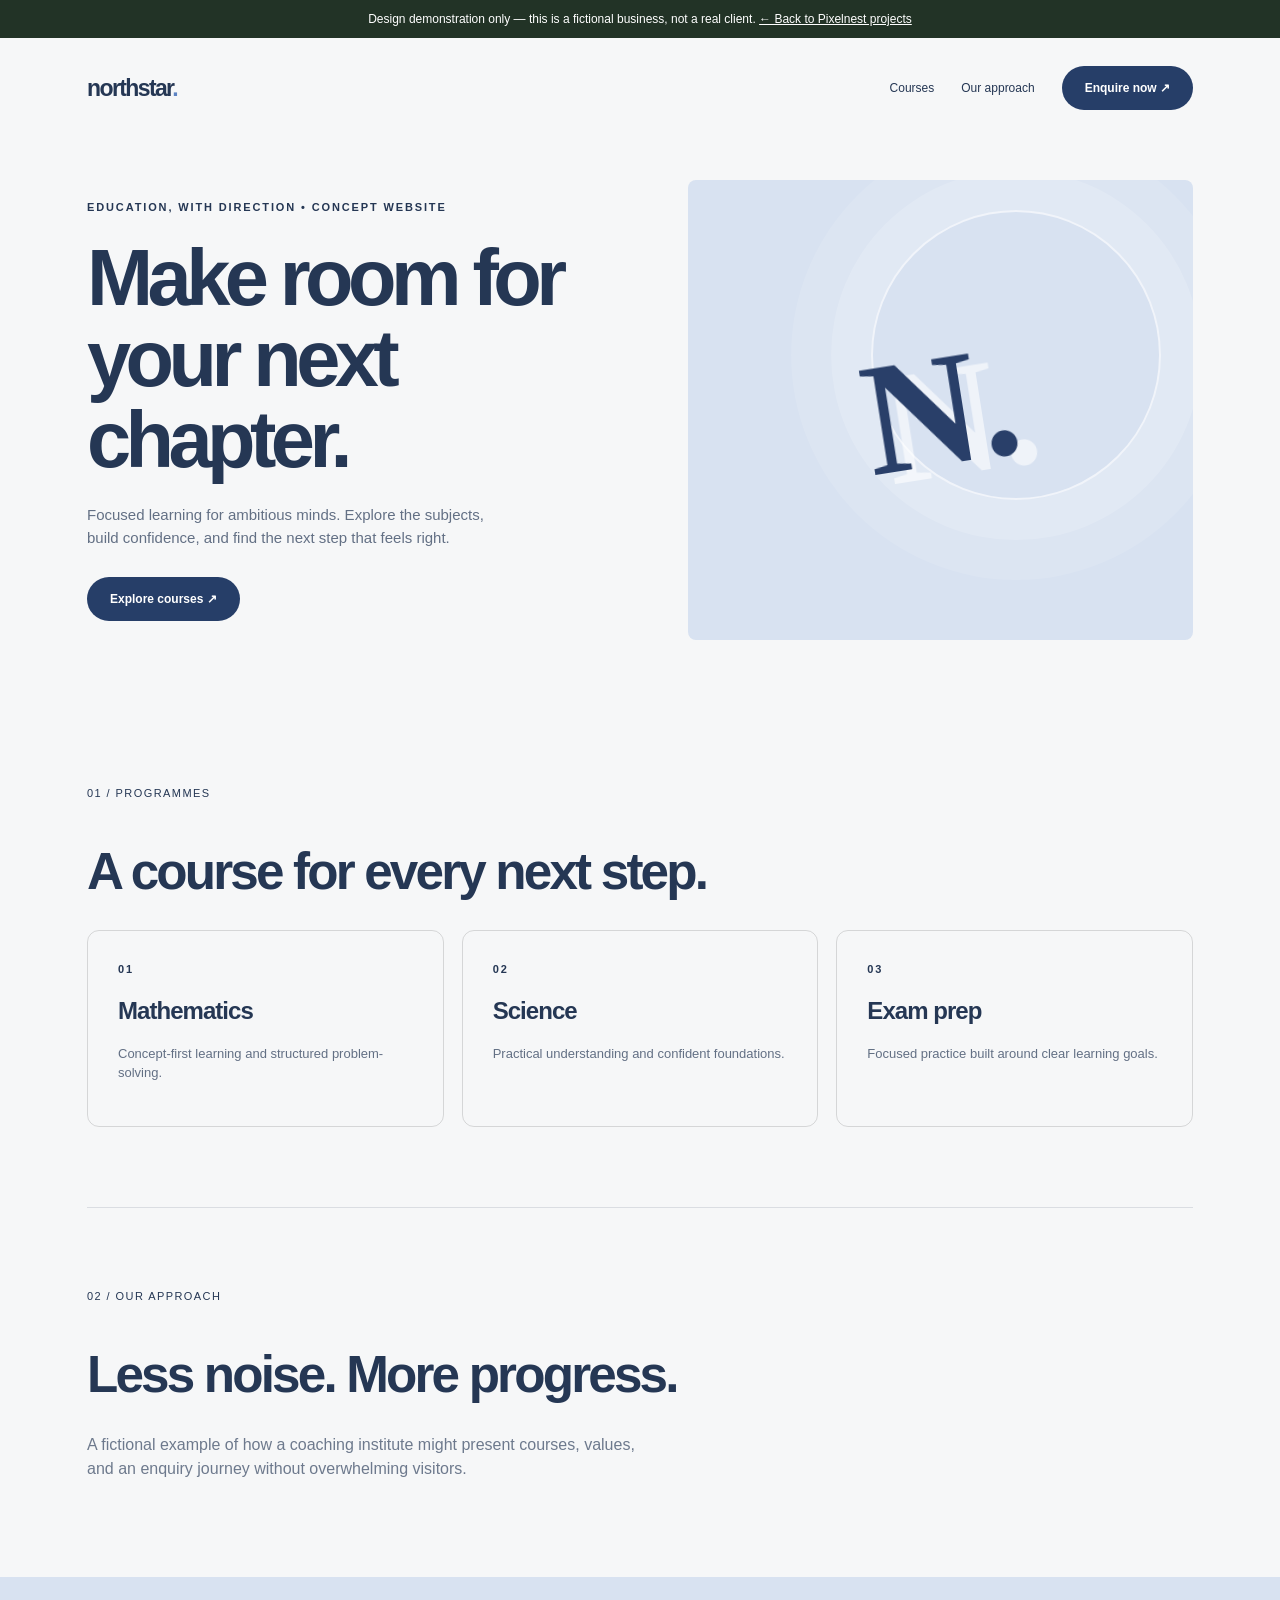
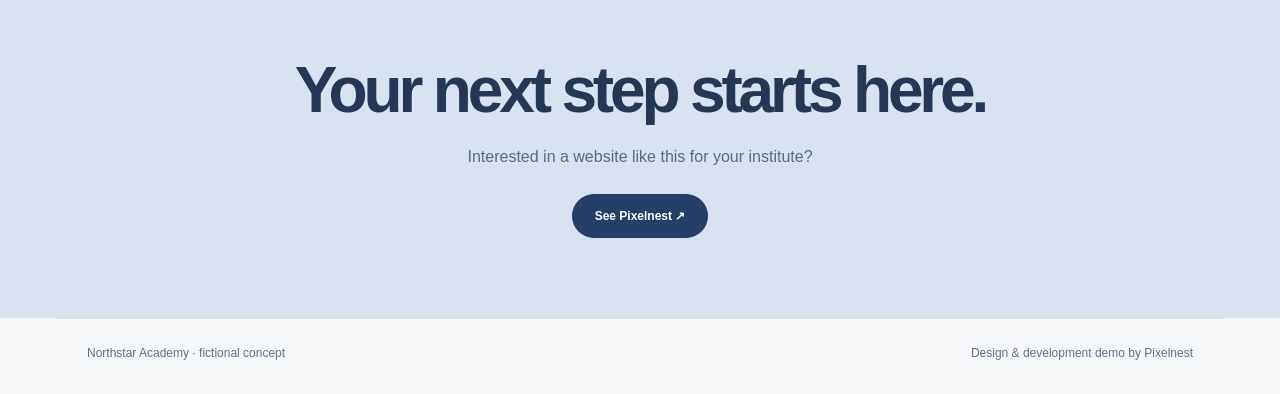
<file: northstar.html>
<!doctype html><html lang="en"><head><meta charset="utf-8"><meta name="viewport" content="width=device-width,initial-scale=1"><title>Northstar Academy — Fictional Website Concept by Pixelnest</title><meta name="description" content="A fictional demonstration website by Pixelnest."><style>
*{box-sizing:border-box}html{scroll-behavior:smooth}body{margin:0;font-family:Arial,Helvetica,sans-serif;line-height:1.5}a{color:inherit;text-decoration:none}button{cursor:pointer;font:inherit}main{overflow:hidden}.demo-disclosure{background:#223326;color:#fff;font-size:12px;text-align:center;padding:10px 15px;line-height:1.5}.demo-disclosure a{text-decoration:underline}.d-container{max-width:1170px;margin:auto;padding:0 32px}.d-nav{display:flex;align-items:center;justify-content:space-between;padding-top:28px;padding-bottom:25px;gap:20px}.d-logo{font-size:23px;font-weight:700;letter-spacing:-.07em}.d-links{display:flex;gap:27px;align-items:center;font-size:12px}.d-btn{display:inline-flex;align-items:center;justify-content:center;padding:13px 23px;border-radius:30px;font-size:12px;font-weight:600;transition:transform .2s}.d-btn:hover{transform:translateY(-3px)}.d-hero{min-height:570px;display:grid;grid-template-columns:1.1fr 1fr;gap:45px;align-items:center;padding-top:45px;padding-bottom:65px}.d-eyebrow{text-transform:uppercase;font-size:11px;letter-spacing:.17em;font-weight:600}.d-hero h1{font-size:clamp(51px,6.2vw,92px);line-height:1.02;letter-spacing:-.07em;max-width:620px;margin:23px 0}.d-hero p{max-width:410px;font-size:15px;opacity:.7;margin-bottom:28px}.d-art{height:460px;border-radius:8px;display:grid;place-items:center;overflow:hidden;position:relative}.d-block{padding-top:80px;padding-bottom:80px}.d-sectionlabel{font-size:11px;letter-spacing:.13em;text-transform:uppercase;margin-bottom:18px}.d-title{font-size:clamp(37px,4vw,57px);letter-spacing:-.055em;line-height:1.1;margin-bottom:30px}.d-grid{display:grid;grid-template-columns:repeat(3,1fr);gap:18px}.d-tile{padding:30px;border-radius:12px;border:1px solid #0002;min-height:185px}.d-tile h3{font-size:24px;letter-spacing:-.04em;margin:15px 0}.d-tile p{font-size:13px;opacity:.7}.d-cta{text-align:center;padding-top:80px;padding-bottom:80px}.d-cta h2{font-size:clamp(36px,5vw,65px);line-height:1.05;letter-spacing:-.065em;margin:0 0 21px}.d-foot{display:flex;justify-content:space-between;border-top:1px solid #0002;padding-top:25px;padding-bottom:32px;font-size:12px;opacity:.7}
@media(max-width:750px){.d-container{padding:0 22px}.d-links{gap:12px}.d-links a:not(.d-btn){display:none}.d-nav{padding-top:18px;padding-bottom:15px}.d-hero{grid-template-columns:1fr;gap:27px;min-height:0;padding-top:35px;padding-bottom:50px}.d-art{height:345px}.d-block{padding-top:50px;padding-bottom:50px}.d-grid{grid-template-columns:1fr}.d-tile{min-height:0}.d-cta{padding-top:60px;padding-bottom:60px}}
body{background:#f6f7f8;color:#253754}.d-btn{background:#263e68;color:#fff}.d-art{background:#d8e2f1}.north-sun{position:absolute;width:290px;height:290px;border:2px solid #ffffffa5;border-radius:50%;top:30px;right:32px;box-shadow:0 0 0 40px #ffffff27,0 0 0 80px #ffffff19}.north-stack{font-size:160px;font-family:Georgia,serif;font-weight:600;transform:rotate(-9deg);color:#293f69;z-index:1;filter:drop-shadow(18px 12px 0 #ffffff99)}.d-cta{background:#d8e2f1}</style></head><body><div class="demo-disclosure">Design demonstration only — this is a fictional business, not a real client. <a href="../projects.html">← Back to Pixelnest projects</a></div><div class="d-container"><nav class="d-nav"><a href="#home" class="d-logo">northstar<span style="color:#5c83c3">.</span></a><div class="d-links"><a href="#courses">Courses</a><a href="#approach">Our approach</a><a href="#enquiry" class="d-btn">Enquire now ↗</a></div></nav><main id="home"><section class="d-hero"><div><div class="d-eyebrow">Education, with direction • Concept website</div><h1>Make room for your next chapter.</h1><p>Focused learning for ambitious minds. Explore the subjects, build confidence, and find the next step that feels right.</p><a class="d-btn" href="#courses">Explore courses ↗</a></div><div class="d-art" aria-hidden="true"><div class="north-sun"></div><div class="north-stack">N.</div></div></section><section id="courses" class="d-block"><div class="d-sectionlabel">01 / Programmes</div><h2 class="d-title">A course for every next step.</h2><div class="d-grid"><div class="d-tile"><div class="d-eyebrow">01</div><h3>Mathematics</h3><p>Concept-first learning and structured problem-solving.</p></div><div class="d-tile"><div class="d-eyebrow">02</div><h3>Science</h3><p>Practical understanding and confident foundations.</p></div><div class="d-tile"><div class="d-eyebrow">03</div><h3>Exam prep</h3><p>Focused practice built around clear learning goals.</p></div></div></section><section id="approach" class="d-block" style="border-top:1px solid #25375422"><div class="d-sectionlabel">02 / Our approach</div><h2 class="d-title">Less noise. More progress.</h2><p style="max-width:560px;opacity:.65">A fictional example of how a coaching institute might present courses, values, and an enquiry journey without overwhelming visitors.</p></section></main></div><section class="d-cta" id="enquiry"><div class="d-container"><h2>Your next step starts here.</h2><p style="opacity:.7;margin-bottom:25px">Interested in a website like this for your institute?</p><a class="d-btn" href="../index.html">See Pixelnest ↗</a></div></section><footer class="d-container d-foot"><span>Northstar Academy · fictional concept</span><span>Design & development demo by Pixelnest</span></footer><script>document.querySelectorAll('[data-demo]').forEach(a=>a.addEventListener('click',e=>{e.preventDefault();alert('This is a fictional portfolio demo. To commission a real website, visit Pixelnest.');}));</script></body></html>
</file>
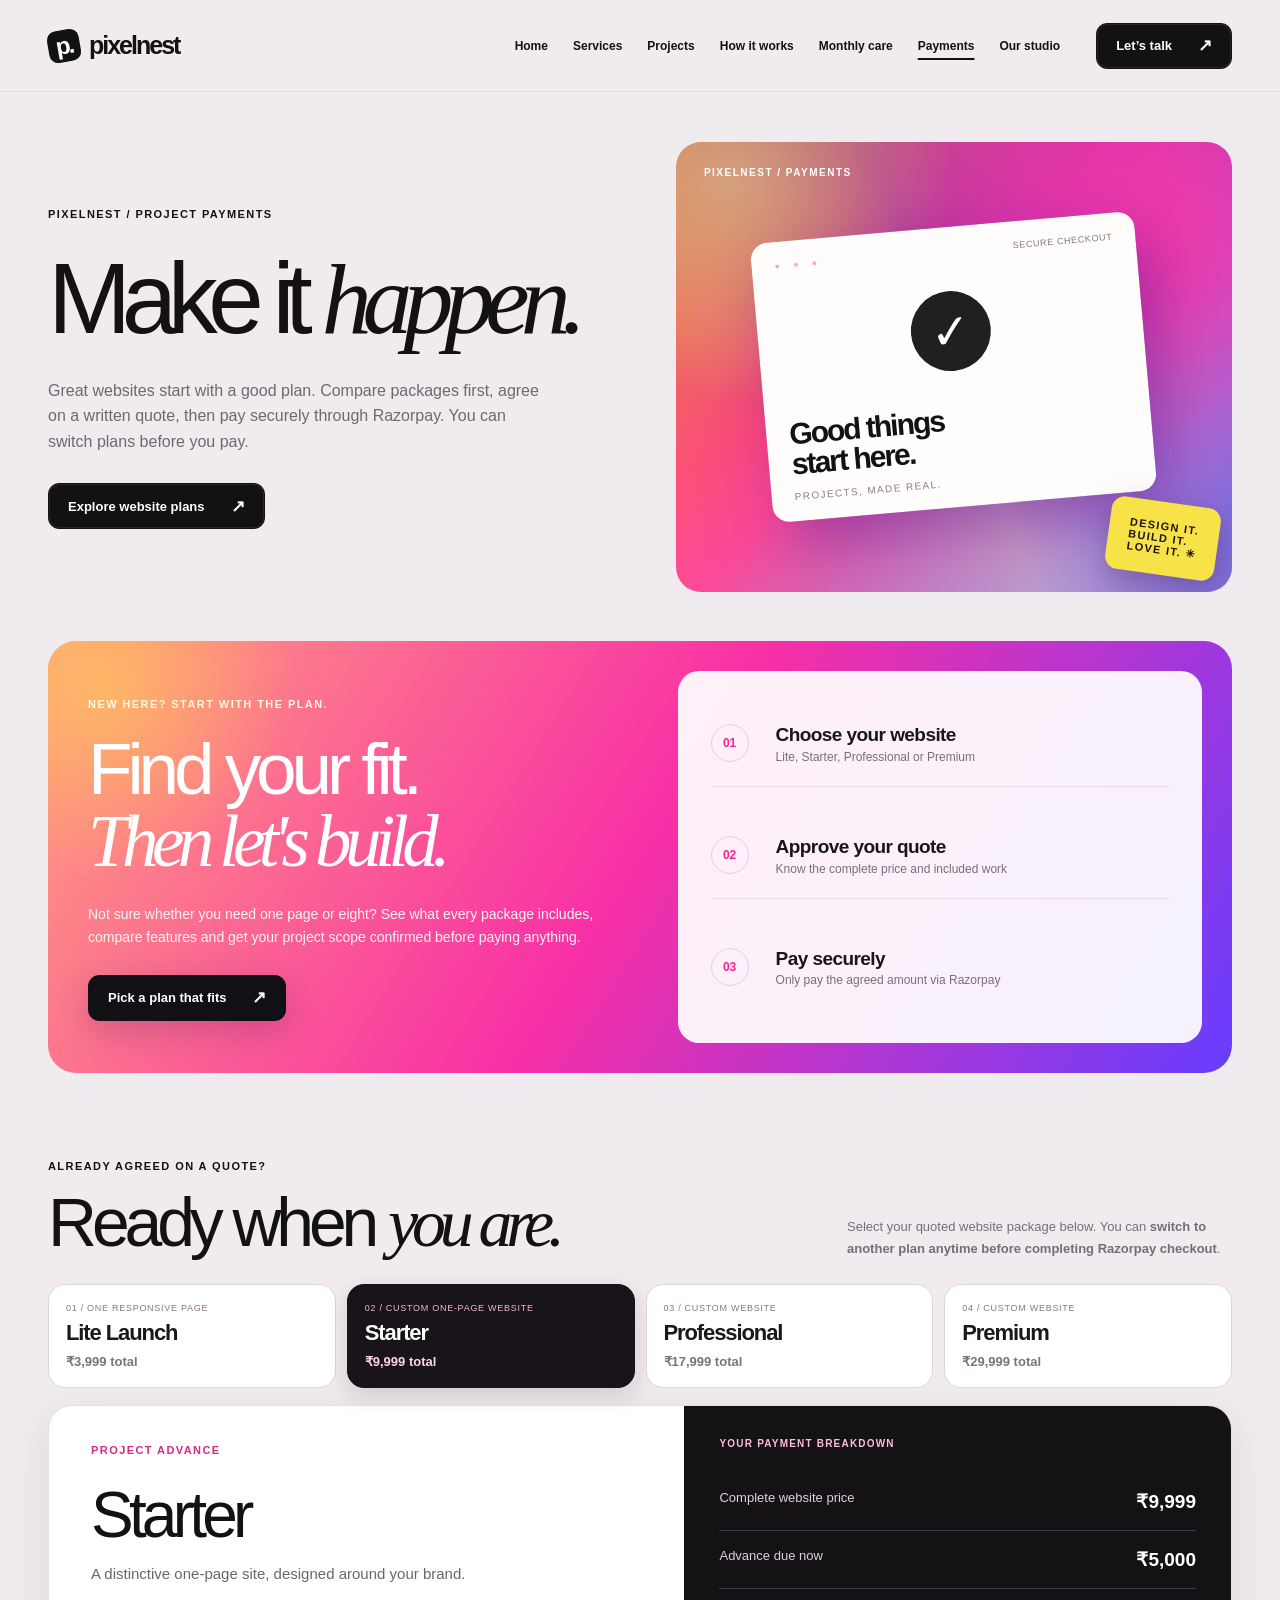
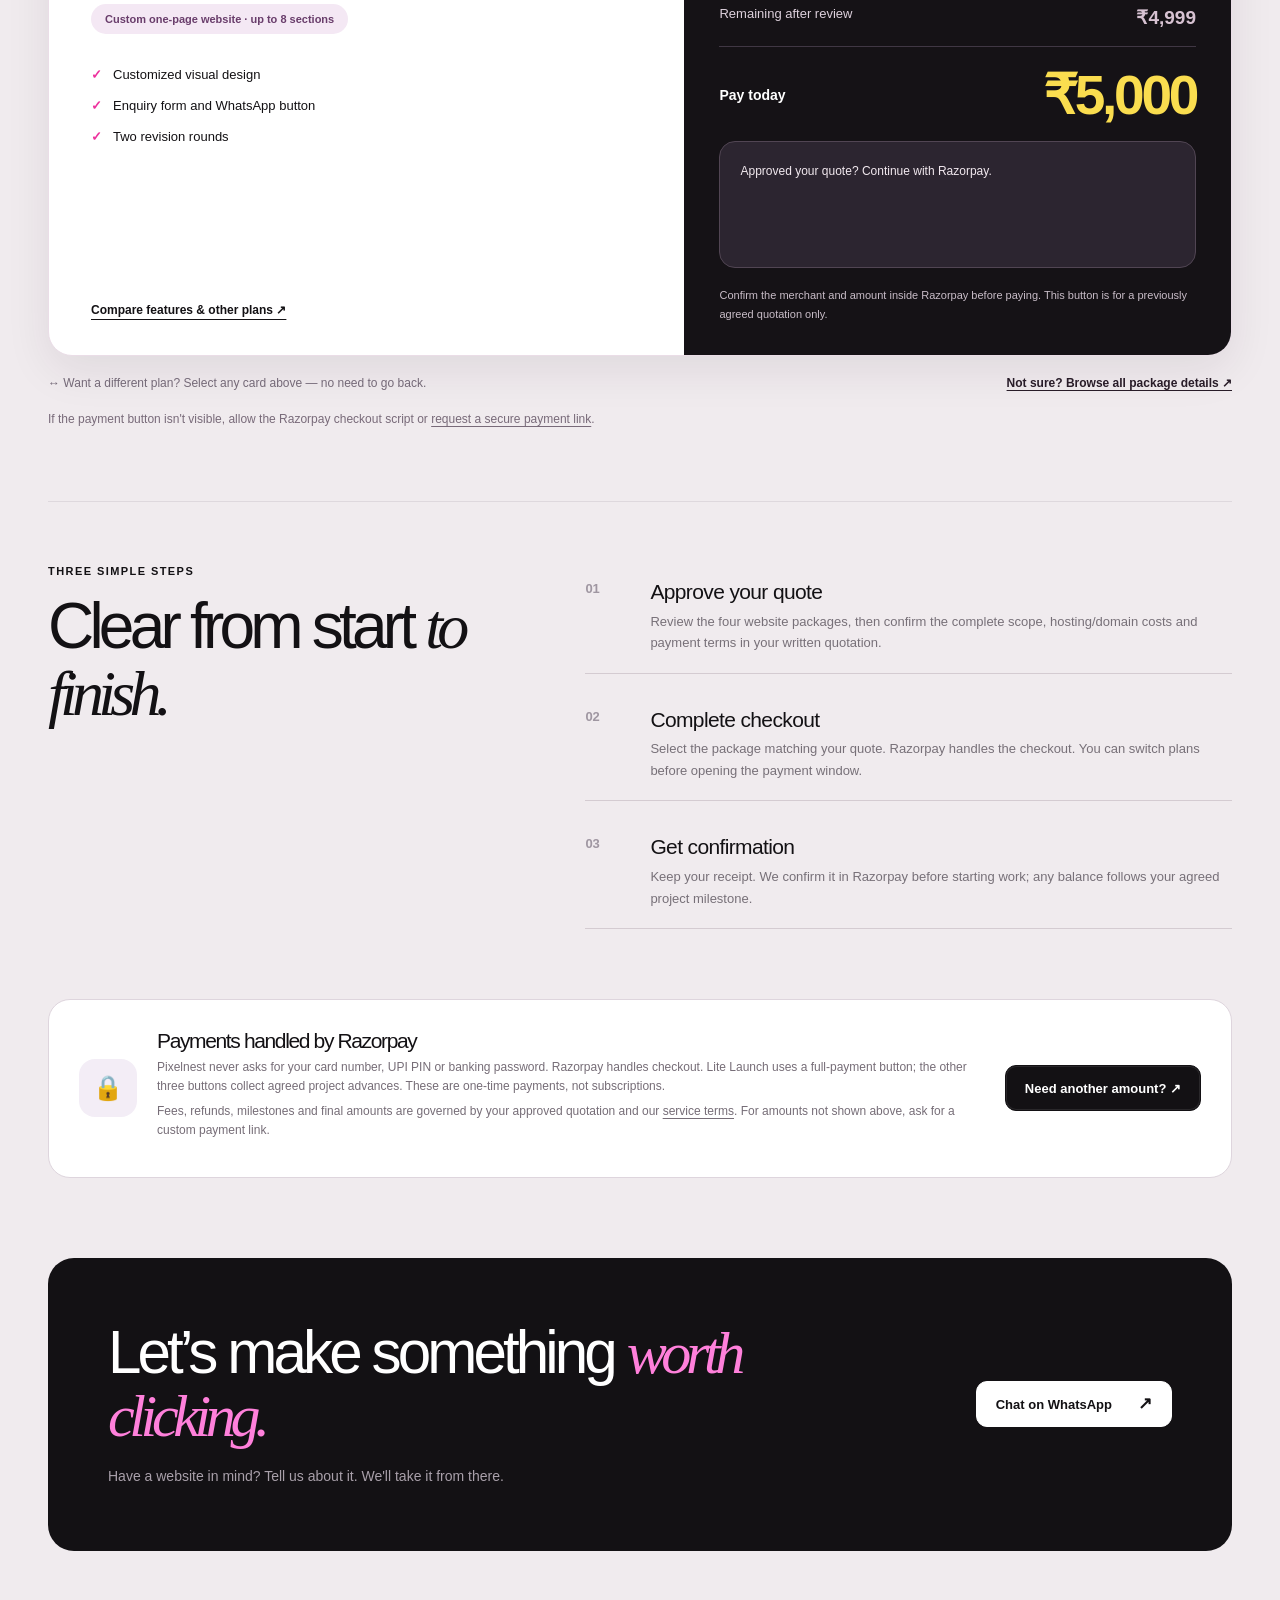
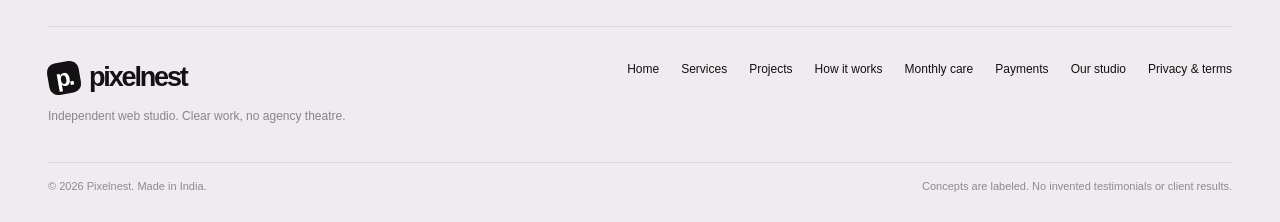
<file: payments.html>
<!DOCTYPE html>

<html lang="en"><head><meta charset="utf-8"/><meta content="width=device-width, initial-scale=1" name="viewport"/><meta content="#f0ebee" name="theme-color"/><meta content="Pay an agreed Pixelnest website project deposit of ₹5,000, ₹9,000 or ₹15,000 securely through Razorpay. Only pay after your written quotation is confirmed." name="description"/><link href="data:image/svg+xml,%3Csvg xmlns='http://www.w3.org/2000/svg' viewBox='0 0 64 64'%3E%3Crect width='64' height='64' rx='15' fill='%23131114'/%3E%3Ctext x='13' y='47' font-family='Arial' font-size='46' font-weight='bold' fill='white'%3Ep.%3C/text%3E%3C/svg%3E" rel="icon"/><title>Secure website project payments — Pixelnest</title><link href="assets/style.css" rel="stylesheet"/><link href="assets/payments.css" rel="stylesheet"/><link href="assets/pricing-guide.css" rel="stylesheet"/><link href="assets/payment-flow.css" rel="stylesheet"/></head><body><a class="skip" href="#main">Skip to content</a><header class="topbar"><div class="nav-wrap"><a aria-label="Pixelnest homepage" class="logo" href="index.html"><span aria-hidden="true" class="logo-mark">p.</span>pixelnest</a><nav aria-label="Main navigation" class="nav-links"><a href="index.html">Home</a><a href="services.html">Services</a><a href="projects.html">Projects</a><a href="process.html">How it works</a><a href="plans.html">Monthly care</a><a aria-current="page" href="payments.html">Payments</a><a href="team.html">Our studio</a></nav><div class="nav-cta"><a class="btn btn-dark" href="https://wa.me/919559590705?text=Hi%20Pixelnest%21%20I%27d%20like%20to%20discuss%20a%20website%20for%20my%20business." rel="noopener noreferrer" target="_blank">Let’s talk <span aria-hidden="true" class="arr">↗</span></a><button aria-controls="mobileNav" aria-expanded="false" aria-label="Open menu" class="menu-toggle" id="menuToggle" type="button">☰</button></div></div><nav aria-label="Mobile navigation" class="mobile-links" hidden="" id="mobileNav"><a href="index.html">Home</a><a href="services.html">Services</a><a href="projects.html">Projects</a><a href="process.html">How it works</a><a href="plans.html">Monthly care</a><a aria-current="page" href="payments.html">Payments</a><a href="team.html">Our studio</a><a href="policies.html">Privacy &amp; terms</a></nav></header><main id="main">
<section aria-labelledby="payment-title" class="payment-hero wrap">
<div class="payment-headline"><p class="micro">PIXELNEST / PROJECT PAYMENTS</p>
<h1>Make it <span class="serif">happen.</span></h1>
<p>Great websites start with a good plan. Compare packages first, agree on a written quote, then pay securely through Razorpay. You can switch plans before you pay.</p>
<a class="btn btn-dark" href="plans.html#website-plans">Explore website plans <span aria-hidden="true" class="arr">↗</span></a></div>
<div aria-hidden="true" class="payment-hero-art"><span class="art-note">PIXELNEST / PAYMENTS</span><div class="art-window"><div class="art-top"><span>●   ●   ●</span><span>SECURE CHECKOUT</span></div><div class="art-check">✓</div><strong>Good things<br/>start here.</strong><small>PROJECTS, MADE REAL.</small></div><div class="art-stamp">DESIGN IT.<br/>BUILD IT.<br/>LOVE IT. ✳</div></div>
</section>
<section aria-labelledby="pay-journey-title" class="pay-journey wrap">
<div class="pay-journey-card">
<div class="pay-journey-copy">
<span class="micro">NEW HERE? START WITH THE PLAN.</span>
<h2 id="pay-journey-title">Find your fit.<br/><span class="serif">Then let's build.</span></h2>
<p>Not sure whether you need one page or eight? See what every package includes, compare features and get your project scope confirmed before paying anything.</p>
<a class="btn pay-journey-link" href="plans.html#website-plans">Pick a plan that fits <span aria-hidden="true" class="arr">↗</span></a>
</div>
<div aria-label="How to begin" class="pay-journey-steps">
<div><span>01</span><strong>Choose your website</strong><small>Lite, Starter, Professional or Premium</small></div>
<div><span>02</span><strong>Approve your quote</strong><small>Know the complete price and included work</small></div>
<div><span>03</span><strong>Pay securely</strong><small>Only pay the agreed amount via Razorpay</small></div>
</div>
</div>
</section><section aria-labelledby="payment-selector-title" class="pay-selector wrap" id="checkout">
<div class="pay-selector-intro"><div><p class="micro">ALREADY AGREED ON A QUOTE?</p><h2 id="payment-selector-title">Ready when <span class="serif">you are.</span></h2></div><p>Select your quoted website package below. You can <strong>switch to another plan anytime before completing Razorpay checkout</strong>.</p></div>
<div aria-label="Choose your approved Pixelnest website package" class="pay-switch" role="group"><button aria-controls="checkout-lite" aria-pressed="false" class="pay-switch-btn" data-plan-choice="lite" type="button"><span class="switch-eyebrow">01 / One responsive page</span><strong>Lite Launch</strong><small>₹3,999 total</small></button><button aria-controls="checkout-starter" aria-pressed="true" class="pay-switch-btn" data-plan-choice="starter" type="button"><span class="switch-eyebrow">02 / Custom one-page website</span><strong>Starter</strong><small>₹9,999 total</small></button><button aria-controls="checkout-professional" aria-pressed="false" class="pay-switch-btn" data-plan-choice="professional" type="button"><span class="switch-eyebrow">03 / Custom website</span><strong>Professional</strong><small>₹17,999 total</small></button><button aria-controls="checkout-premium" aria-pressed="false" class="pay-switch-btn" data-plan-choice="premium" type="button"><span class="switch-eyebrow">04 / Custom website</span><strong>Premium</strong><small>₹29,999 total</small></button></div>
<div class="pay-focus-stack"><article class="pay-focus-panel pay-focus-lite" data-plan-panel="lite" hidden="" id="checkout-lite">
<div class="pay-focus-about"><span class="micro">FULL PAYMENT · NOT A DEPOSIT</span><h3>Lite Launch</h3><p class="pay-focus-desc">A simple, template-based one-page introduction for your business.</p><span class="pay-focus-scope">One responsive page · up to 5 sections</span><ul class="pay-focus-includes"><li>Template-based layout with up to 5 sections</li><li>WhatsApp button and map link</li><li>One revision round</li></ul><a class="pay-focus-compare" href="plans.html#website-plans">Compare features &amp; other plans ↗</a></div>
<div class="pay-focus-bill"><span class="pay-focus-bill-kicker">YOUR PAYMENT BREAKDOWN</span>
<div class="pay-bill-row"><span>Complete website price</span><strong>₹3,999</strong></div>
<div class="pay-bill-row"><span>Pay in full today</span><strong>₹3,999</strong></div>
<div class="pay-bill-row later"><span>Remaining after review</span><strong>₹0</strong></div>
<div class="pay-bill-total"><span>Full amount due</span><b>₹3,999</b></div>
<div class="pay-rzp-shell"><p>Approved your quote? Continue with Razorpay.</p><div class="rzp-embed"><form><script async="" data-payment_button_id="pl_Tn7U5yacFlssc5" src="https://checkout.razorpay.com/v1/payment-button.js"></script></form></div></div>
<p class="pay-focus-note">Confirm the merchant and amount inside Razorpay before paying. This button is for a previously agreed quotation only.</p>
</div>
</article><article class="pay-focus-panel pay-focus-starter" data-plan-panel="starter" id="checkout-starter">
<div class="pay-focus-about"><span class="micro">PROJECT ADVANCE</span><h3>Starter</h3><p class="pay-focus-desc">A distinctive one-page site, designed around your brand.</p><span class="pay-focus-scope">Custom one-page website · up to 8 sections</span><ul class="pay-focus-includes"><li>Customized visual design</li><li>Enquiry form and WhatsApp button</li><li>Two revision rounds</li></ul><a class="pay-focus-compare" href="plans.html#website-plans">Compare features &amp; other plans ↗</a></div>
<div class="pay-focus-bill"><span class="pay-focus-bill-kicker">YOUR PAYMENT BREAKDOWN</span>
<div class="pay-bill-row"><span>Complete website price</span><strong>₹9,999</strong></div>
<div class="pay-bill-row"><span>Advance due now</span><strong>₹5,000</strong></div>
<div class="pay-bill-row later"><span>Remaining after review</span><strong>₹4,999</strong></div>
<div class="pay-bill-total"><span>Pay today</span><b>₹5,000</b></div>
<div class="pay-rzp-shell"><p>Approved your quote? Continue with Razorpay.</p><div class="rzp-embed"><form><script async="" data-payment_button_id="pl_Tn7fleSaTDzVm7" src="https://checkout.razorpay.com/v1/payment-button.js"></script></form></div></div>
<p class="pay-focus-note">Confirm the merchant and amount inside Razorpay before paying. This button is for a previously agreed quotation only.</p>
</div>
</article><article class="pay-focus-panel pay-focus-professional" data-plan-panel="professional" hidden="" id="checkout-professional">
<div class="pay-focus-about"><span class="micro">PROJECT ADVANCE</span><h3>Professional</h3><p class="pay-focus-desc">A complete website for coaching institutes and growing businesses.</p><span class="pay-focus-scope">Custom website · up to 5 pages</span><ul class="pay-focus-includes"><li>Course/service and faculty pages</li><li>Admission enquiry form</li><li>Two revision rounds</li></ul><a class="pay-focus-compare" href="plans.html#website-plans">Compare features &amp; other plans ↗</a></div>
<div class="pay-focus-bill"><span class="pay-focus-bill-kicker">YOUR PAYMENT BREAKDOWN</span>
<div class="pay-bill-row"><span>Complete website price</span><strong>₹17,999</strong></div>
<div class="pay-bill-row"><span>Advance due now</span><strong>₹9,000</strong></div>
<div class="pay-bill-row later"><span>Remaining after review</span><strong>₹8,999</strong></div>
<div class="pay-bill-total"><span>Pay today</span><b>₹9,000</b></div>
<div class="pay-rzp-shell"><p>Approved your quote? Continue with Razorpay.</p><div class="rzp-embed"><form><script async="" data-payment_button_id="pl_Tn7h0XvSsO8zpV" src="https://checkout.razorpay.com/v1/payment-button.js"></script></form></div></div>
<p class="pay-focus-note">Confirm the merchant and amount inside Razorpay before paying. This button is for a previously agreed quotation only.</p>
</div>
</article><article class="pay-focus-panel pay-focus-premium" data-plan-panel="premium" hidden="" id="checkout-premium">
<div class="pay-focus-about"><span class="micro">PROJECT ADVANCE</span><h3>Premium</h3><p class="pay-focus-desc">A larger website with space for richer content and details.</p><span class="pay-focus-scope">Custom website · up to 8 pages</span><ul class="pay-focus-includes"><li>Extended page layouts and image gallery</li><li>Animations and agreed integrations</li><li>Launch walkthrough</li></ul><a class="pay-focus-compare" href="plans.html#website-plans">Compare features &amp; other plans ↗</a></div>
<div class="pay-focus-bill"><span class="pay-focus-bill-kicker">YOUR PAYMENT BREAKDOWN</span>
<div class="pay-bill-row"><span>Complete website price</span><strong>₹29,999</strong></div>
<div class="pay-bill-row"><span>Advance due now</span><strong>₹15,000</strong></div>
<div class="pay-bill-row later"><span>Remaining after review</span><strong>₹14,999</strong></div>
<div class="pay-bill-total"><span>Pay today</span><b>₹15,000</b></div>
<div class="pay-rzp-shell"><p>Approved your quote? Continue with Razorpay.</p><div class="rzp-embed"><form><script async="" data-payment_button_id="pl_Tn7hpdcOqFYY5T" src="https://checkout.razorpay.com/v1/payment-button.js"></script></form></div></div>
<p class="pay-focus-note">Confirm the merchant and amount inside Razorpay before paying. This button is for a previously agreed quotation only.</p>
</div>
</article></div>
<div class="pay-picker-footer"><span>↔ Want a different plan? Select any card above — no need to go back.</span><a href="plans.html#website-plans">Not sure? Browse all package details ↗</a></div>
<p class="pay-embed-fallback">If the payment button isn't visible, allow the Razorpay checkout script or <a href="https://wa.me/919559590705?text=Hi%20Pixelnest%21%20Please%20send%20a%20payment%20link%20for%20my%20approved%20quotation." rel="noopener noreferrer" target="_blank">request a secure payment link</a>. <noscript>JavaScript is required to switch plans and load Razorpay checkout.</noscript></p>
</section>
<section aria-labelledby="how-to-pay" class="pay-instructions wrap"><div><p class="micro">THREE SIMPLE STEPS</p><h2 id="how-to-pay">Clear from start <span class="serif">to finish.</span></h2></div><div class="pay-steps"><div><b>01</b><h3>Approve your quote</h3><p>Review the four website packages, then confirm the complete scope, hosting/domain costs and payment terms in your written quotation.</p></div><div><b>02</b><h3>Complete checkout</h3><p>Select the package matching your quote. Razorpay handles the checkout. You can switch plans before opening the payment window.</p></div><div><b>03</b><h3>Get confirmation</h3><p>Keep your receipt. We confirm it in Razorpay before starting work; any balance follows your agreed project milestone.</p></div></div></section>
<section class="pay-disclaimer wrap"><div aria-hidden="true" class="pay-disclaimer-icon">🔒</div><div><h3>Payments handled by Razorpay</h3><p>Pixelnest never asks for your card number, UPI PIN or banking password. Razorpay handles checkout. Lite Launch uses a full-payment button; the other three buttons collect agreed project advances. These are one-time payments, not subscriptions.</p><p>Fees, refunds, milestones and final amounts are governed by your approved quotation and our <a href="policies.html#terms">service terms</a>. For amounts not shown above, ask for a custom payment link.</p></div><a class="btn btn-dark" href="https://wa.me/919559590705?text=Hi%20Pixelnest%21%20I%20need%20a%20custom%20payment%20link%20for%20my%20approved%20project." rel="noopener noreferrer" target="_blank">Need another amount? ↗</a></section>
</main><section class="wrap"><div class="footer-cta"><div><h2>Let’s make something <span class="serif">worth clicking.</span></h2><p>Have a website in mind? Tell us about it. We'll take it from there.</p></div><a class="btn btn-white" href="https://wa.me/919559590705?text=Hi%20Pixelnest%21%20I%27d%20like%20to%20discuss%20a%20website%20for%20my%20business." rel="noopener noreferrer" target="_blank">Chat on WhatsApp <span aria-hidden="true" class="arr">↗</span></a></div></section><footer class="footer wrap"><div class="footer-top"><div><a class="logo" href="index.html"><span aria-hidden="true" class="logo-mark">p.</span>pixelnest</a><p class="footer-note">Independent web studio. Clear work, no agency theatre.</p></div><nav aria-label="Footer links" class="footer-nav"><a href="index.html">Home</a><a href="services.html">Services</a><a href="projects.html">Projects</a><a href="process.html">How it works</a><a href="plans.html">Monthly care</a><a href="payments.html">Payments</a><a href="team.html">Our studio</a><a href="policies.html">Privacy &amp; terms</a></nav></div><div class="footer-bottom"><span>© <span data-year="">2026</span> Pixelnest. Made in India.</span><span>Concepts are labeled. No invented testimonials or client results.</span></div></footer><script defer="" src="assets/app.js"></script><script defer="True" src="assets/payment-picker.js"></script></body></html>
</file>
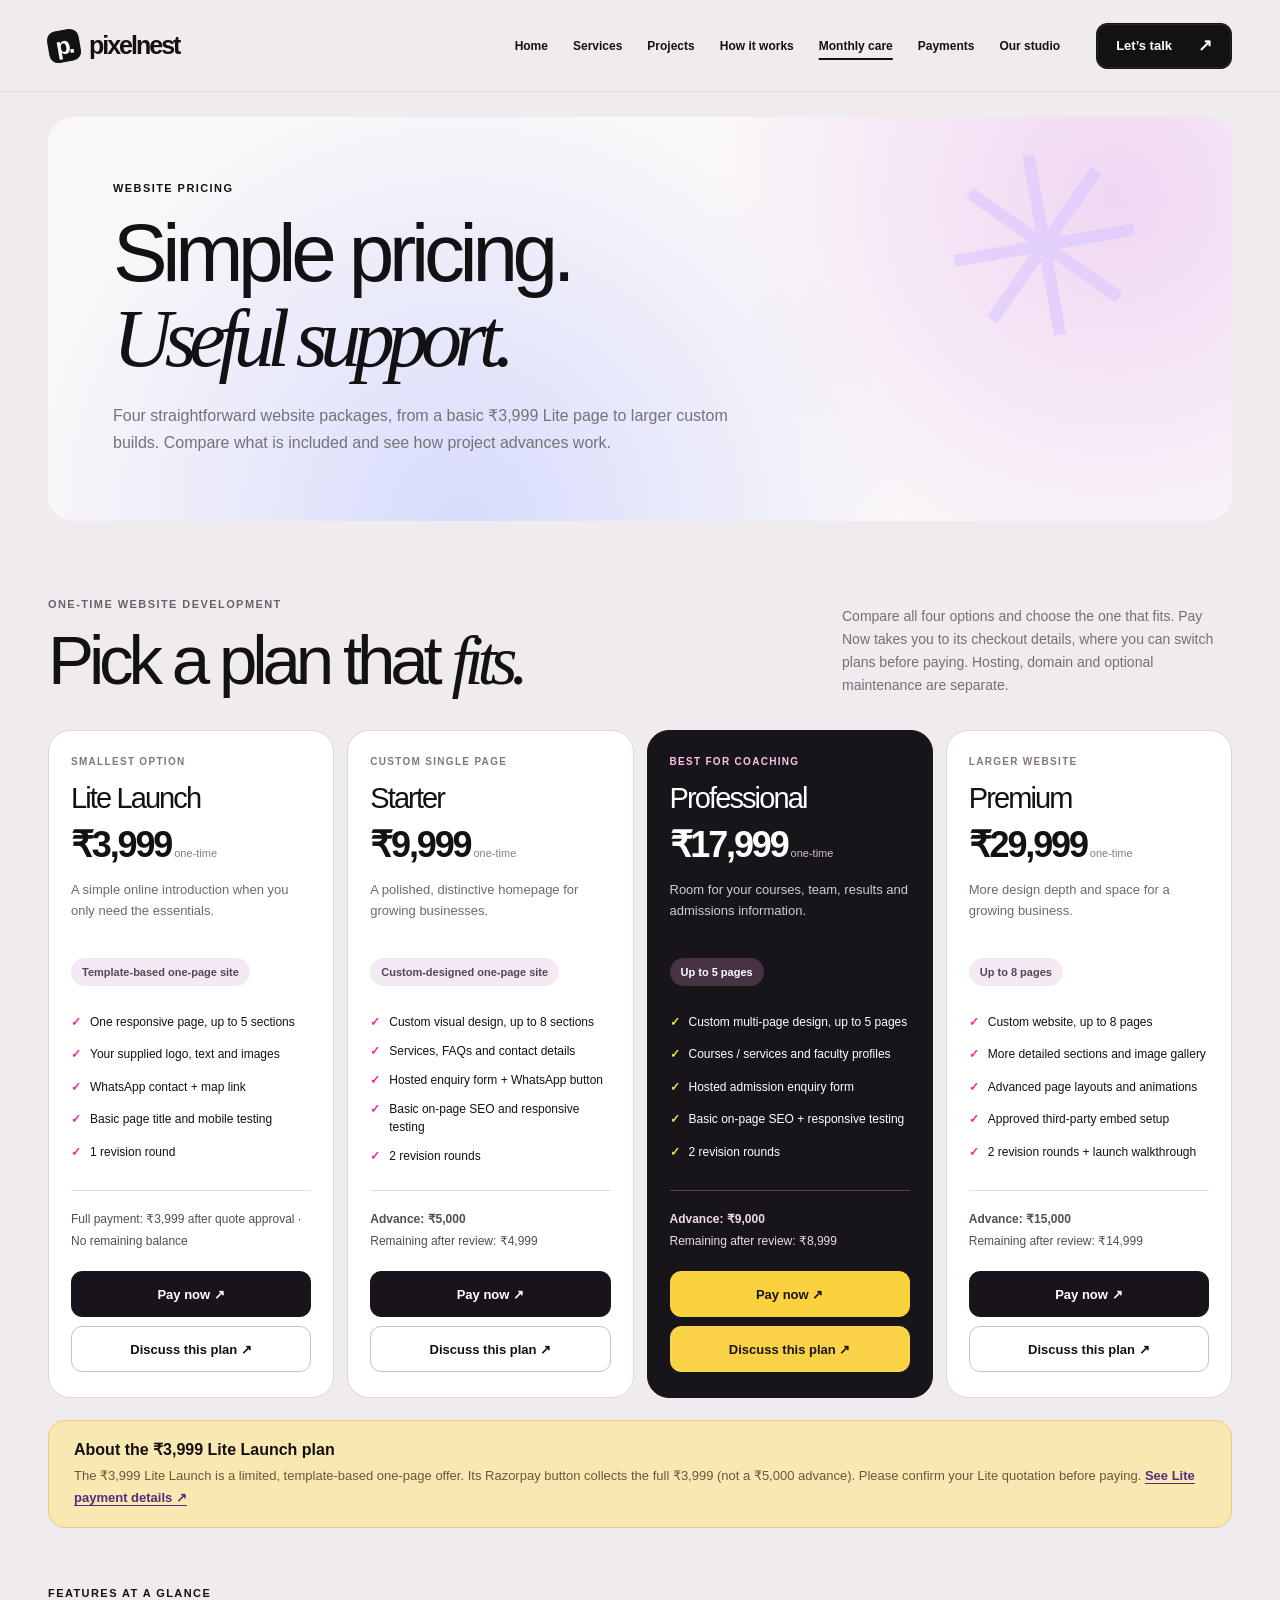
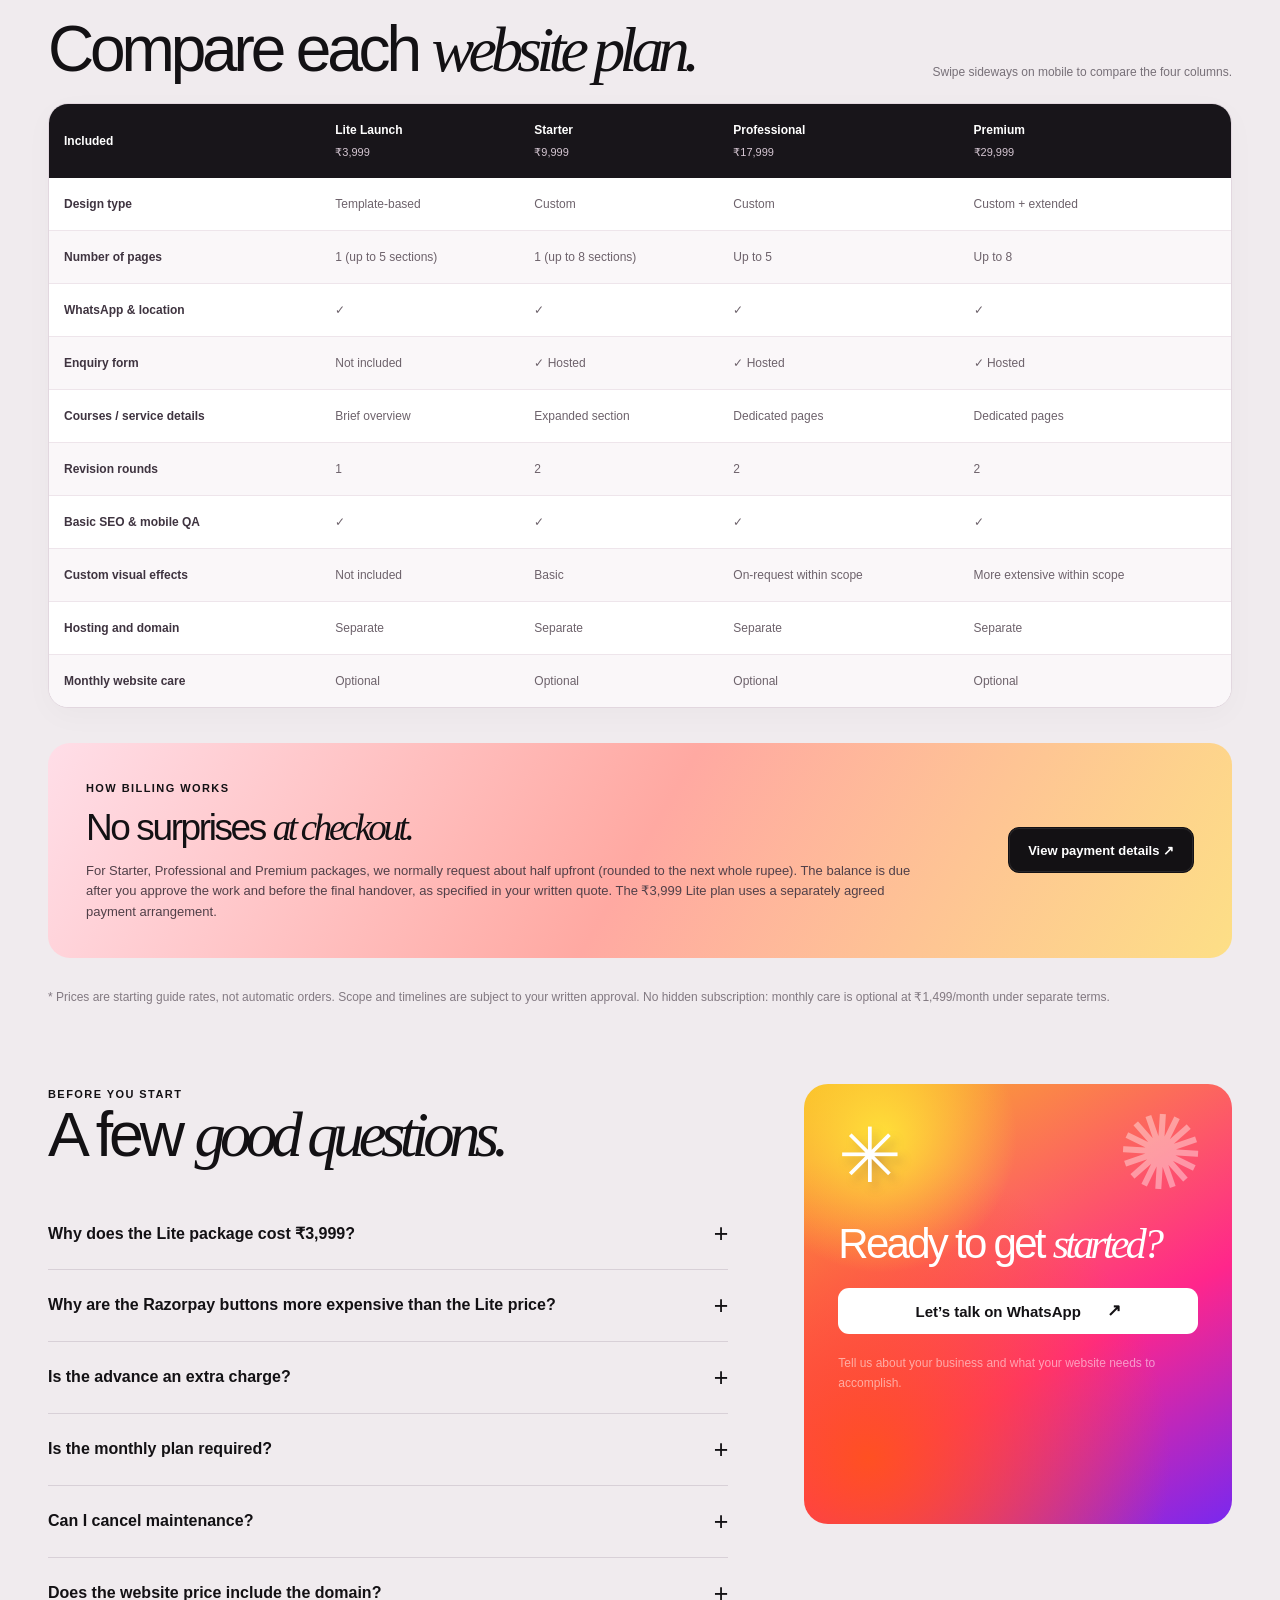
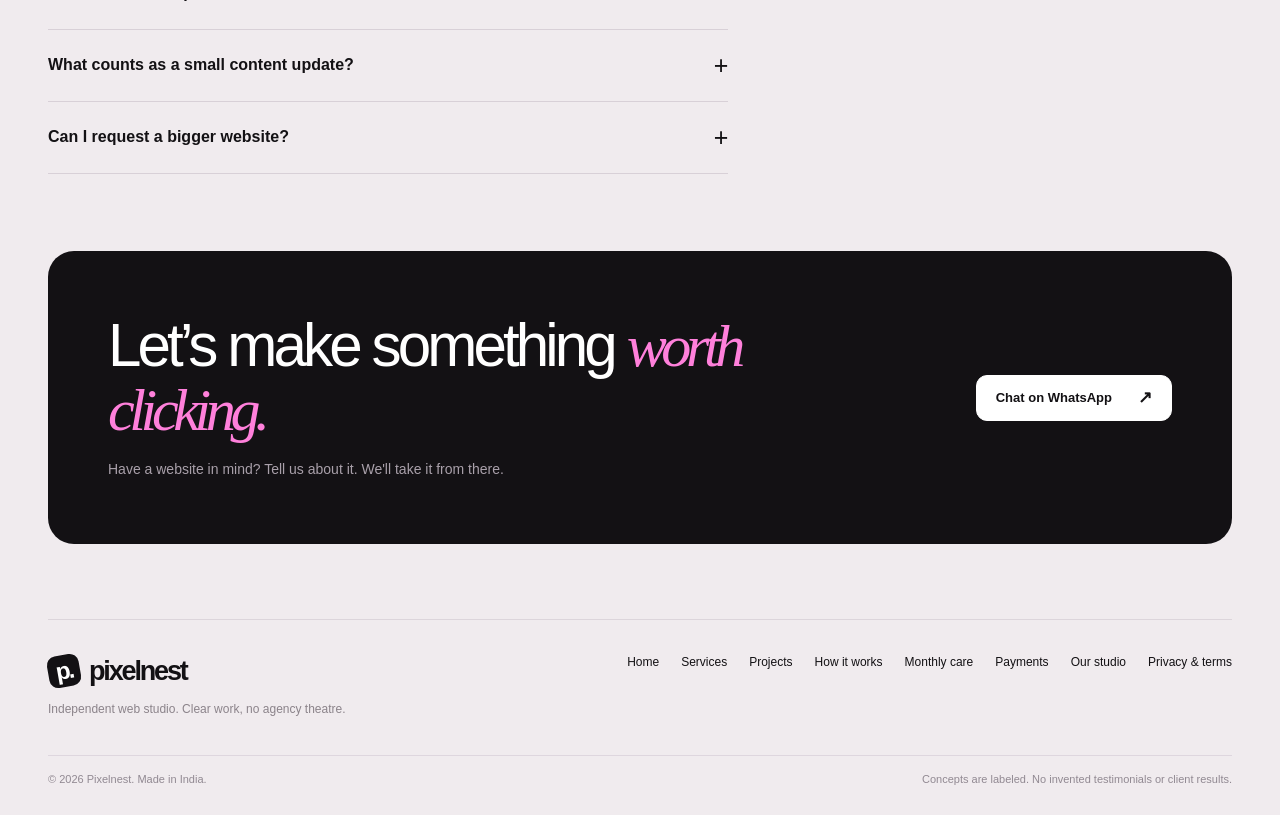
<file: plans.html>
<!DOCTYPE html>

<html lang="en"><head><meta charset="utf-8"/><meta content="width=device-width, initial-scale=1" name="viewport"/><meta content="#f0ebee" name="theme-color"/><meta content="Website Starter from ₹3,999, optional Monthly Care from ₹1,499 and custom website projects." name="description"/><link href="data:image/svg+xml,%3Csvg xmlns='http://www.w3.org/2000/svg' viewBox='0 0 64 64'%3E%3Crect width='64' height='64' rx='15' fill='%23131114'/%3E%3Ctext x='13' y='47' font-family='Arial' font-size='46' font-weight='bold' fill='white'%3Ep.%3C/text%3E%3C/svg%3E" rel="icon"/><title>Website pricing &amp; care — Pixelnest</title><link href="assets/style.css" rel="stylesheet"/><link href="assets/pricing-guide.css" rel="stylesheet"/></head><body><a class="skip" href="#main">Skip to content</a><header class="topbar"><div class="nav-wrap"><a aria-label="Pixelnest homepage" class="logo" href="index.html"><span aria-hidden="true" class="logo-mark">p.</span>pixelnest</a><nav aria-label="Main navigation" class="nav-links"><a href="index.html">Home</a><a href="services.html">Services</a><a href="projects.html">Projects</a><a href="process.html">How it works</a><a aria-current="page" href="plans.html">Monthly care</a><a href="payments.html">Payments</a><a href="team.html">Our studio</a></nav><div class="nav-cta"><a class="btn btn-dark" href="https://wa.me/919559590705?text=Hi%20Pixelnest%21%20I%27d%20like%20to%20discuss%20a%20website%20for%20my%20business." rel="noopener noreferrer" target="_blank">Let’s talk <span aria-hidden="true" class="arr">↗</span></a><button aria-controls="mobileNav" aria-expanded="false" aria-label="Open menu" class="menu-toggle" id="menuToggle" type="button">☰</button></div></div><nav aria-label="Mobile navigation" class="mobile-links" hidden="" id="mobileNav"><a href="index.html">Home</a><a href="services.html">Services</a><a href="projects.html">Projects</a><a href="process.html">How it works</a><a aria-current="page" href="plans.html">Monthly care</a><a href="payments.html">Payments</a><a href="team.html">Our studio</a><a href="policies.html">Privacy &amp; terms</a></nav></header><main id="main"><section class="sub-hero wrap"><div class="micro">WEBSITE PRICING</div><h1>Simple pricing.<br/><span class="serif">Useful support.</span></h1><p>Four straightforward website packages, from a basic ₹3,999 Lite page to larger custom builds. Compare what is included and see how project advances work.</p></section><section aria-labelledby="pg-plans-title" class="inner-section wrap" id="website-plans">
<div class="pg-intro pg-plans-intro"><div><span class="micro">ONE-TIME WEBSITE DEVELOPMENT</span><h2 id="pg-plans-title">Pick a plan that <span class="serif">fits.</span></h2></div><p>Compare all four options and choose the one that fits. Pay Now takes you to its checkout details, where you can switch plans before paying. Hosting, domain and optional maintenance are separate.</p></div>
<div class="pg-plan-grid"><article class="pg-plan-card lite" id="plan-lite">
<div class="pg-overline">Smallest option</div><h3>Lite Launch</h3>
<div class="pg-plan-price">₹3,999<small> one-time</small></div>
<p class="pg-plan-desc">A simple online introduction when you only need the essentials.</p>
<div class="pg-plan-scope">Template-based one-page site</div>
<ul><li>One responsive page, up to 5 sections</li><li>Your supplied logo, text and images</li><li>WhatsApp contact + map link</li><li>Basic page title and mobile testing</li><li>1 revision round</li></ul>
<div class="pg-plan-payment">Full payment: ₹3,999 after quote approval · No remaining balance</div>
<div class="pg-plan-actions"><a class="btn pg-pay-now" href="payments.html?plan=lite#checkout">Pay now ↗</a><a class="btn btn-outline" href="https://wa.me/919559590705?text=Hi%20Pixelnest%2C%20I%27d%20like%20to%20discuss%20the%20Lite%20Launch%20website%20package%20%28%E2%82%B93%2C999%20guide%20price%29.%20Please%20confirm%20the%20scope%2C%20hosting/domain%20costs%2C%20and%20payment%20terms." rel="noopener noreferrer" target="_blank">Discuss this plan ↗</a></div>
</article><article class="pg-plan-card starter" id="plan-starter">
<div class="pg-overline">Custom single page</div><h3>Starter</h3>
<div class="pg-plan-price">₹9,999<small> one-time</small></div>
<p class="pg-plan-desc">A polished, distinctive homepage for growing businesses.</p>
<div class="pg-plan-scope">Custom-designed one-page site</div>
<ul><li>Custom visual design, up to 8 sections</li><li>Services, FAQs and contact details</li><li>Hosted enquiry form + WhatsApp button</li><li>Basic on-page SEO and responsive testing</li><li>2 revision rounds</li></ul>
<div class="pg-plan-payment"><b>Advance: ₹5,000</b><br/>Remaining after review: ₹4,999</div>
<div class="pg-plan-actions"><a class="btn pg-pay-now" href="payments.html?plan=starter#checkout">Pay now ↗</a><a class="btn btn-outline" href="https://wa.me/919559590705?text=Hi%20Pixelnest%2C%20I%27d%20like%20to%20discuss%20the%20Starter%20website%20package%20%28%E2%82%B99%2C999%20guide%20price%29.%20Please%20confirm%20the%20scope%2C%20hosting/domain%20costs%2C%20and%20payment%20terms." rel="noopener noreferrer" target="_blank">Discuss this plan ↗</a></div>
</article><article class="pg-plan-card professional" id="plan-professional">
<div class="pg-overline">Best for coaching</div><h3>Professional</h3>
<div class="pg-plan-price">₹17,999<small> one-time</small></div>
<p class="pg-plan-desc">Room for your courses, team, results and admissions information.</p>
<div class="pg-plan-scope">Up to 5 pages</div>
<ul><li>Custom multi-page design, up to 5 pages</li><li>Courses / services and faculty profiles</li><li>Hosted admission enquiry form</li><li>Basic on-page SEO + responsive testing</li><li>2 revision rounds</li></ul>
<div class="pg-plan-payment"><b>Advance: ₹9,000</b><br/>Remaining after review: ₹8,999</div>
<div class="pg-plan-actions"><a class="btn pg-pay-now" href="payments.html?plan=professional#checkout">Pay now ↗</a><a class="btn btn-dark" href="https://wa.me/919559590705?text=Hi%20Pixelnest%2C%20I%27d%20like%20to%20discuss%20the%20Professional%20website%20package%20%28%E2%82%B917%2C999%20guide%20price%29.%20Please%20confirm%20the%20scope%2C%20hosting/domain%20costs%2C%20and%20payment%20terms." rel="noopener noreferrer" target="_blank">Discuss this plan ↗</a></div>
</article><article class="pg-plan-card premium" id="plan-premium">
<div class="pg-overline">Larger website</div><h3>Premium</h3>
<div class="pg-plan-price">₹29,999<small> one-time</small></div>
<p class="pg-plan-desc">More design depth and space for a growing business.</p>
<div class="pg-plan-scope">Up to 8 pages</div>
<ul><li>Custom website, up to 8 pages</li><li>More detailed sections and image gallery</li><li>Advanced page layouts and animations</li><li>Approved third-party embed setup</li><li>2 revision rounds + launch walkthrough</li></ul>
<div class="pg-plan-payment"><b>Advance: ₹15,000</b><br/>Remaining after review: ₹14,999</div>
<div class="pg-plan-actions"><a class="btn pg-pay-now" href="payments.html?plan=premium#checkout">Pay now ↗</a><a class="btn btn-outline" href="https://wa.me/919559590705?text=Hi%20Pixelnest%2C%20I%27d%20like%20to%20discuss%20the%20Premium%20website%20package%20%28%E2%82%B929%2C999%20guide%20price%29.%20Please%20confirm%20the%20scope%2C%20hosting/domain%20costs%2C%20and%20payment%20terms." rel="noopener noreferrer" target="_blank">Discuss this plan ↗</a></div>
</article></div>
<div class="pg-truth"><strong>About the ₹3,999 Lite Launch plan</strong><p>The ₹3,999 Lite Launch is a limited, template-based one-page offer. Its Razorpay button collects the full ₹3,999 (not a ₹5,000 advance). Please confirm your Lite quotation before paying. <a href="payments.html?plan=lite#checkout">See Lite payment details ↗</a></p></div>
<div class="pg-comparison" id="compare"><div class="pg-comparison-title"><div><span class="micro">FEATURES AT A GLANCE</span><h2>Compare each <span class="serif">website plan.</span></h2></div><p>Swipe sideways on mobile to compare the four columns.</p></div>
<div aria-label="Scrollable website package comparison" class="pg-table-scroll" role="region" tabindex="0"><table class="pg-table"><thead><tr><th scope="col">Included</th><th scope="col">Lite Launch<span>₹3,999</span></th><th scope="col">Starter<span>₹9,999</span></th><th scope="col">Professional<span>₹17,999</span></th><th scope="col">Premium<span>₹29,999</span></th></tr></thead><tbody><tr><th scope="row">Design type</th><td>Template-based</td><td>Custom</td><td>Custom</td><td>Custom + extended</td></tr><tr><th scope="row">Number of pages</th><td>1 (up to 5 sections)</td><td>1 (up to 8 sections)</td><td>Up to 5</td><td>Up to 8</td></tr><tr><th scope="row">WhatsApp &amp; location</th><td>✓</td><td>✓</td><td>✓</td><td>✓</td></tr><tr><th scope="row">Enquiry form</th><td>Not included</td><td>✓ Hosted</td><td>✓ Hosted</td><td>✓ Hosted</td></tr><tr><th scope="row">Courses / service details</th><td>Brief overview</td><td>Expanded section</td><td>Dedicated pages</td><td>Dedicated pages</td></tr><tr><th scope="row">Revision rounds</th><td>1</td><td>2</td><td>2</td><td>2</td></tr><tr><th scope="row">Basic SEO &amp; mobile QA</th><td>✓</td><td>✓</td><td>✓</td><td>✓</td></tr><tr><th scope="row">Custom visual effects</th><td>Not included</td><td>Basic</td><td>On-request within scope</td><td>More extensive within scope</td></tr><tr><th scope="row">Hosting and domain</th><td>Separate</td><td>Separate</td><td>Separate</td><td>Separate</td></tr><tr><th scope="row">Monthly website care</th><td>Optional</td><td>Optional</td><td>Optional</td><td>Optional</td></tr></tbody></table></div></div>
<div class="pg-payment-explainer"><div><span class="micro">HOW BILLING WORKS</span><h3>No surprises <span class="serif">at checkout.</span></h3><p>For Starter, Professional and Premium packages, we normally request about half upfront (rounded to the next whole rupee). The balance is due after you approve the work and before the final handover, as specified in your written quote. The ₹3,999 Lite plan uses a separately agreed payment arrangement.</p></div><a class="btn btn-dark" href="payments.html">View payment details ↗</a></div>
<div class="pg-footnote">* Prices are starting guide rates, not automatic orders. Scope and timelines are subject to your written approval. No hidden subscription: monthly care is optional at ₹1,499/month under separate terms.</div>
</section><section class="inner-section wrap" style="padding-top:0"><div class="faq-grid"><div><span class="micro">BEFORE YOU START</span><h2 class="inner-heading">A few <span class="serif">good questions.</span></h2><div class="faq-list"><details><summary>Why does the Lite package cost ₹3,999?</summary><p>It uses a simpler fixed-layout, one-page setup, limited sections and one revision. Custom visuals, enquiry forms and more pages require Starter, Professional or Premium.</p></details><details><summary>Why are the Razorpay buttons more expensive than the Lite price?</summary><p>Those buttons are advance amounts for the higher packages after a quotation is agreed. Lite Launch is a separate lower-scope offer, and payments are arranged individually.</p></details><details><summary>Is the advance an extra charge?</summary><p>No, it is included in the website total. ₹9,999 minus ₹5,000 leaves ₹4,999; ₹17,999 minus ₹9,000 leaves ₹8,999; and ₹29,999 minus ₹15,000 leaves ₹14,999.</p></details><details><summary>Is the monthly plan required?</summary><p>No. It is an optional service completely separate from website development.</p></details><details><summary>Can I cancel maintenance?</summary><p>Yes, subject to your written month-to-month agreement. Your domain and website remain under your control.</p></details><details><summary>Does the website price include the domain?</summary><p>No. Domains and third-party paid services are separate, preferably purchased in a client-owned account.</p></details><details><summary>What counts as a small content update?</summary><p>An approved text edit, picture swap, hours update, or minor link fix. New pages and features are not small edits.</p></details><details><summary>Can I request a bigger website?</summary><p>Yes. We discuss the features and pages you need and prepare a separate written estimate.</p></details></div></div><aside class="faq-promo"><div class="smile">✳</div><h3>Ready to get <span class="serif">started?</span></h3><a class="btn btn-white" href="https://wa.me/919559590705?text=Hi%20Pixelnest%21%20I%27d%20like%20to%20discuss%20a%20website%20for%20my%20business." rel="noopener noreferrer" target="_blank">Let’s talk on WhatsApp <span aria-hidden="true" class="arr">↗</span></a><p>Tell us about your business and what your website needs to accomplish.</p></aside></div></section></main><section class="wrap"><div class="footer-cta"><div><h2>Let’s make something <span class="serif">worth clicking.</span></h2><p>Have a website in mind? Tell us about it. We'll take it from there.</p></div><a class="btn btn-white" href="https://wa.me/919559590705?text=Hi%20Pixelnest%21%20I%27d%20like%20to%20discuss%20a%20website%20for%20my%20business." rel="noopener noreferrer" target="_blank">Chat on WhatsApp <span aria-hidden="true" class="arr">↗</span></a></div></section><footer class="footer wrap"><div class="footer-top"><div><a class="logo" href="index.html"><span aria-hidden="true" class="logo-mark">p.</span>pixelnest</a><p class="footer-note">Independent web studio. Clear work, no agency theatre.</p></div><nav aria-label="Footer links" class="footer-nav"><a href="index.html">Home</a><a href="services.html">Services</a><a href="projects.html">Projects</a><a href="process.html">How it works</a><a href="plans.html">Monthly care</a><a href="payments.html">Payments</a><a href="team.html">Our studio</a><a href="policies.html">Privacy &amp; terms</a></nav></div><div class="footer-bottom"><span>© <span data-year="">2026</span> Pixelnest. Made in India.</span><span>Concepts are labeled. No invented testimonials or client results.</span></div></footer><script defer="" src="assets/app.js"></script></body></html>
</file>
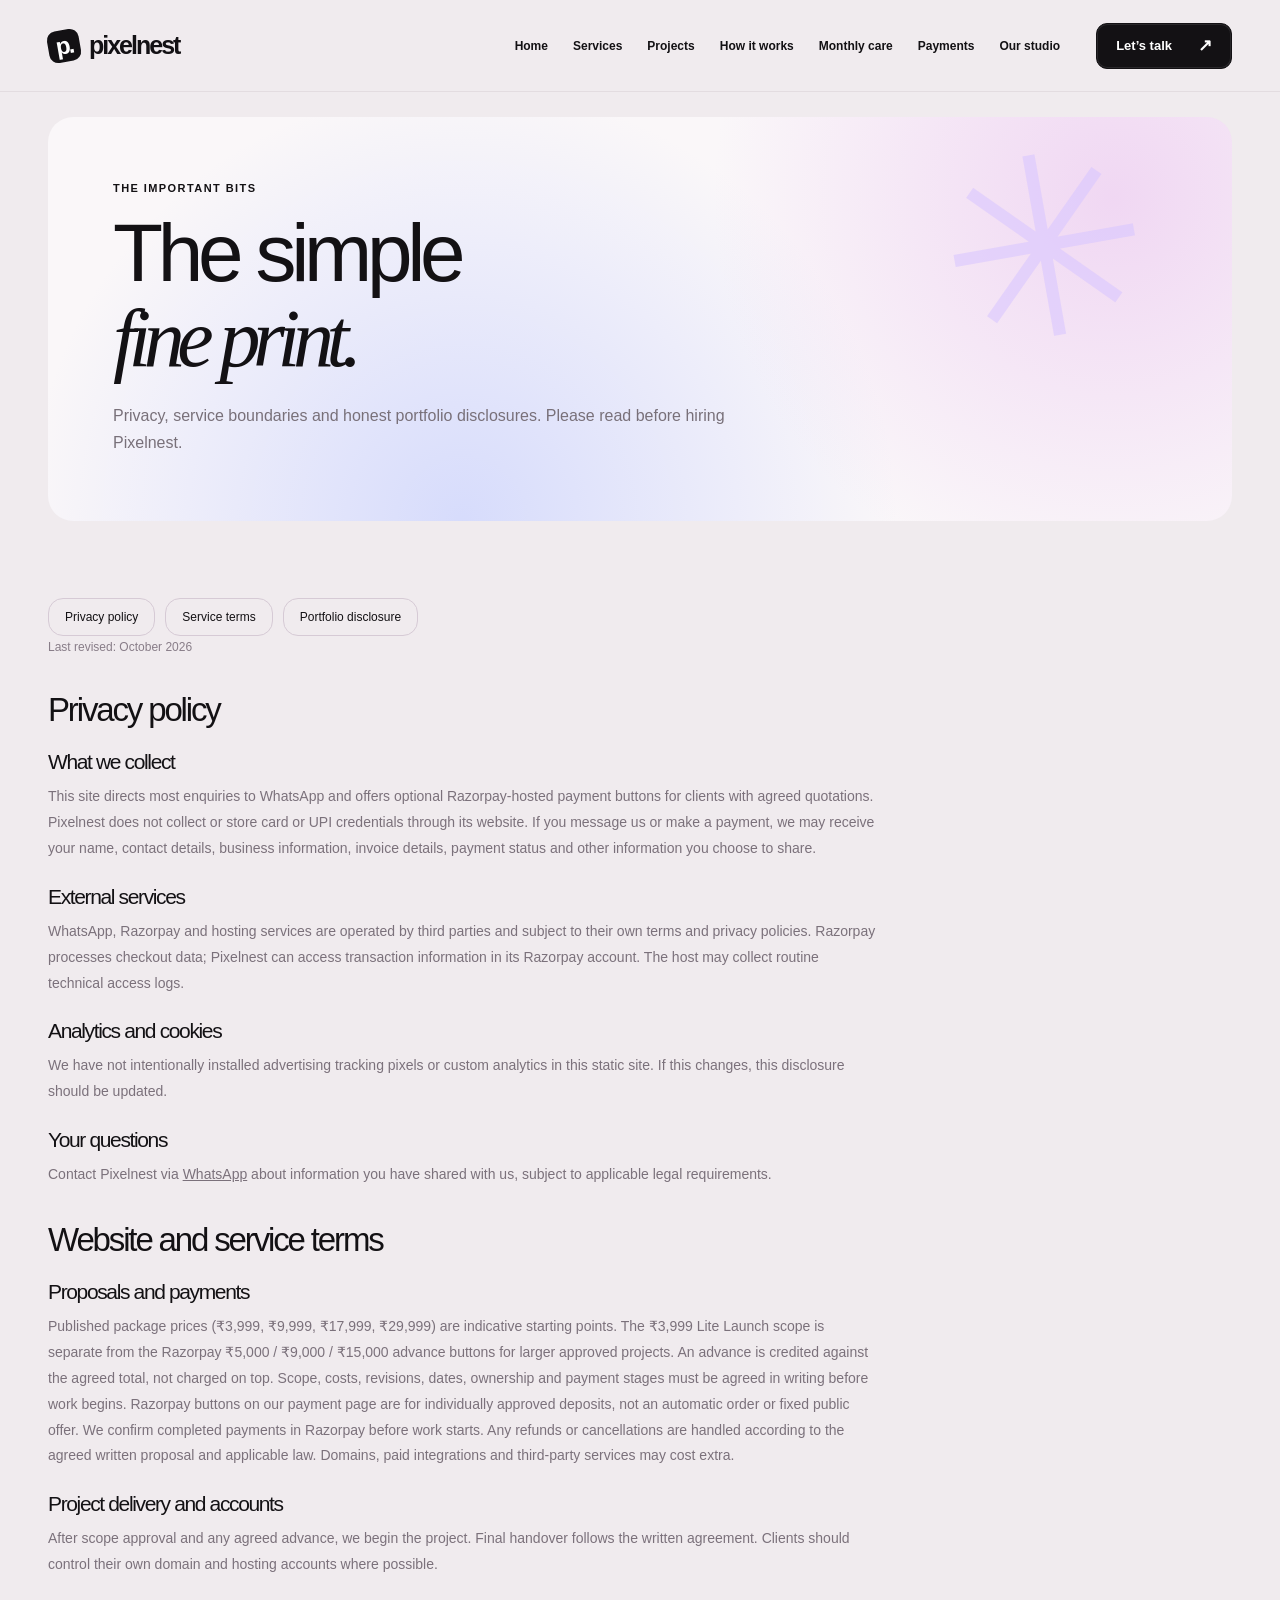
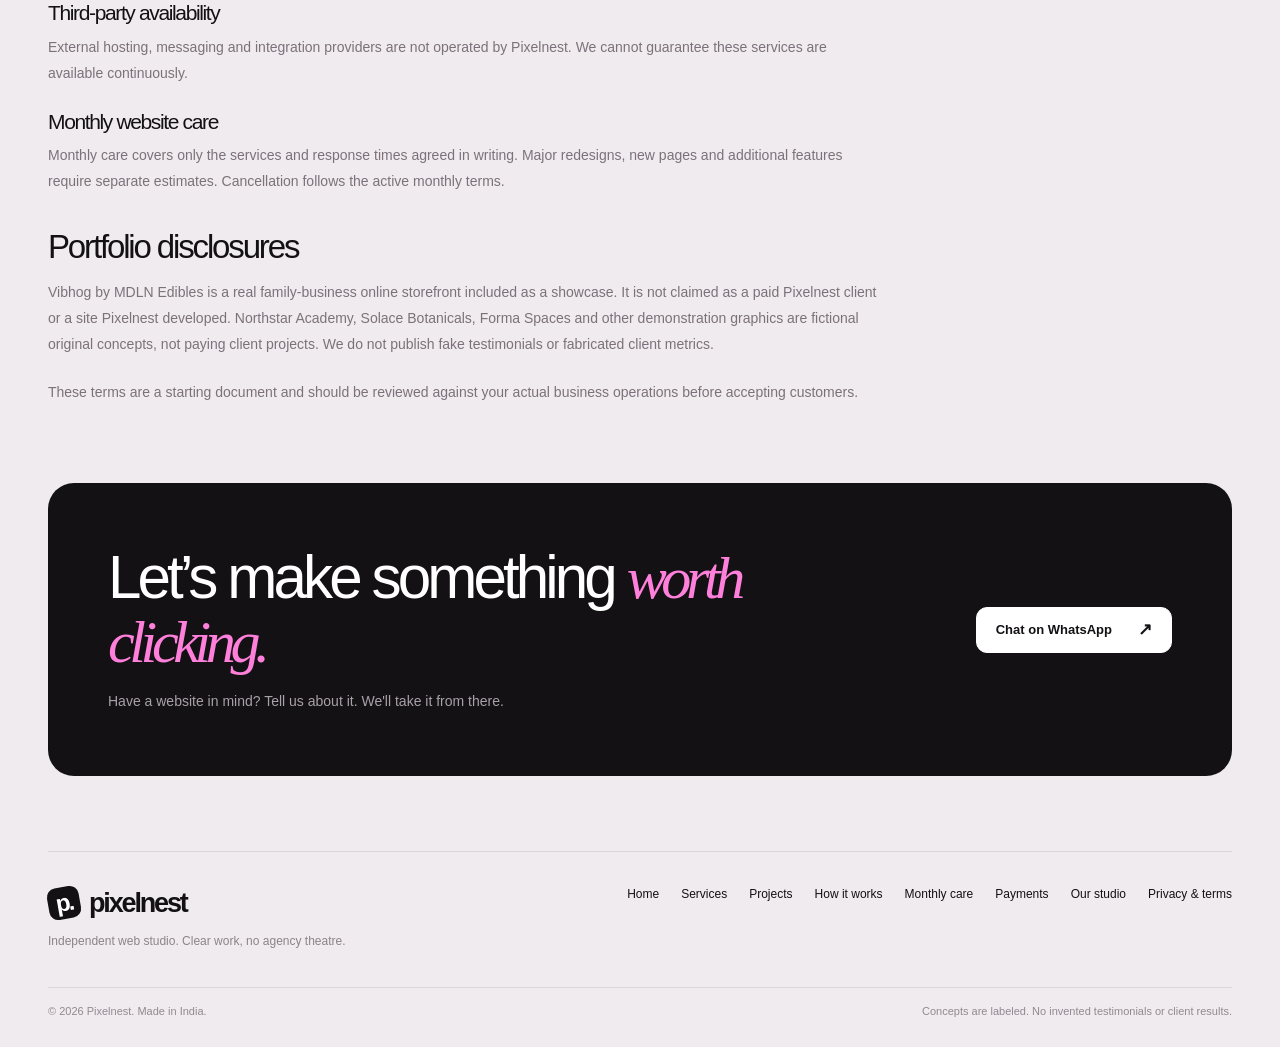
<file: policies.html>
<!DOCTYPE html>
<html lang="en"><head><meta charset="utf-8"/><meta content="width=device-width, initial-scale=1" name="viewport"/><meta content="#f0ebee" name="theme-color"/><meta content="Pixelnest privacy policy, service terms and honest portfolio disclosures." name="description"/><link href="data:image/svg+xml,%3Csvg xmlns='http://www.w3.org/2000/svg' viewBox='0 0 64 64'%3E%3Crect width='64' height='64' rx='15' fill='%23131114'/%3E%3Ctext x='13' y='47' font-family='Arial' font-size='46' font-weight='bold' fill='white'%3Ep.%3C/text%3E%3C/svg%3E" rel="icon"/><title>Policies &amp; terms — Pixelnest</title><link href="assets/style.css" rel="stylesheet"/></head><body><a class="skip" href="#main">Skip to content</a><header class="topbar"><div class="nav-wrap"><a aria-label="Pixelnest homepage" class="logo" href="index.html"><span aria-hidden="true" class="logo-mark">p.</span>pixelnest</a><nav aria-label="Main navigation" class="nav-links"><a href="index.html">Home</a><a href="services.html">Services</a><a href="projects.html">Projects</a><a href="process.html">How it works</a><a href="plans.html">Monthly care</a><a href="payments.html">Payments</a><a href="team.html">Our studio</a></nav><div class="nav-cta"><a class="btn btn-dark" href="https://wa.me/919559590705?text=Hi%20Pixelnest%21%20I%27d%20like%20to%20discuss%20a%20website%20for%20my%20business." rel="noopener noreferrer" target="_blank">Let’s talk <span aria-hidden="true" class="arr">↗</span></a><button aria-controls="mobileNav" aria-expanded="false" aria-label="Open menu" class="menu-toggle" id="menuToggle" type="button">☰</button></div></div><nav aria-label="Mobile navigation" class="mobile-links" hidden="" id="mobileNav"><a href="index.html">Home</a><a href="services.html">Services</a><a href="projects.html">Projects</a><a href="process.html">How it works</a><a href="plans.html">Monthly care</a><a href="payments.html">Payments</a><a href="team.html">Our studio</a><a href="policies.html">Privacy &amp; terms</a></nav></header><main id="main"><section class="sub-hero wrap"><div class="micro">THE IMPORTANT BITS</div><h1>The simple<br/><span class="serif">fine print.</span></h1><p>Privacy, service boundaries and honest portfolio disclosures. Please read before hiring Pixelnest.</p></section><section class="inner-section wrap"><div class="policy-copy"><nav aria-label="Policy sections" class="policy-nav"><a href="#privacy">Privacy policy</a><a href="#terms">Service terms</a><a href="#portfolio">Portfolio disclosure</a></nav><p style="color:#887d88;font-size:12px">Last revised: October 2026</p><h2 id="privacy">Privacy policy</h2><h3>What we collect</h3><p>This site directs most enquiries to WhatsApp and offers optional Razorpay-hosted payment buttons for clients with agreed quotations. Pixelnest does not collect or store card or UPI credentials through its website. If you message us or make a payment, we may receive your name, contact details, business information, invoice details, payment status and other information you choose to share.</p><h3>External services</h3><p>WhatsApp, Razorpay and hosting services are operated by third parties and subject to their own terms and privacy policies. Razorpay processes checkout data; Pixelnest can access transaction information in its Razorpay account. The host may collect routine technical access logs.</p><h3>Analytics and cookies</h3><p>We have not intentionally installed advertising tracking pixels or custom analytics in this static site. If this changes, this disclosure should be updated.</p><h3>Your questions</h3><p>Contact Pixelnest via <a href="https://wa.me/919559590705?text=Hi%20Pixelnest%21%20I%27d%20like%20to%20discuss%20a%20website%20for%20my%20business." rel="noopener noreferrer" style="text-decoration:underline" target="_blank">WhatsApp</a> about information you have shared with us, subject to applicable legal requirements.</p><h2 id="terms">Website and service terms</h2><h3>Proposals and payments</h3><p>Published package prices (₹3,999, ₹9,999, ₹17,999, ₹29,999) are indicative starting points. The ₹3,999 Lite Launch scope is separate from the Razorpay ₹5,000 / ₹9,000 / ₹15,000 advance buttons for larger approved projects. An advance is credited against the agreed total, not charged on top. Scope, costs, revisions, dates, ownership and payment stages must be agreed in writing before work begins. Razorpay buttons on our payment page are for individually approved deposits, not an automatic order or fixed public offer. We confirm completed payments in Razorpay before work starts. Any refunds or cancellations are handled according to the agreed written proposal and applicable law. Domains, paid integrations and third-party services may cost extra.</p><h3>Project delivery and accounts</h3><p>After scope approval and any agreed advance, we begin the project. Final handover follows the written agreement. Clients should control their own domain and hosting accounts where possible.</p><h3>Third-party availability</h3><p>External hosting, messaging and integration providers are not operated by Pixelnest. We cannot guarantee these services are available continuously.</p><h3>Monthly website care</h3><p>Monthly care covers only the services and response times agreed in writing. Major redesigns, new pages and additional features require separate estimates. Cancellation follows the active monthly terms.</p><h2 id="portfolio">Portfolio disclosures</h2><p>Vibhog by MDLN Edibles is a real family-business online storefront included as a showcase. It is not claimed as a paid Pixelnest client or a site Pixelnest developed. Northstar Academy, Solace Botanicals, Forma Spaces and other demonstration graphics are fictional original concepts, not paying client projects. We do not publish fake testimonials or fabricated client metrics.</p><p style="margin-top:22px">These terms are a starting document and should be reviewed against your actual business operations before accepting customers.</p></div></section></main><section class="wrap"><div class="footer-cta"><div><h2>Let’s make something <span class="serif">worth clicking.</span></h2><p>Have a website in mind? Tell us about it. We'll take it from there.</p></div><a class="btn btn-white" href="https://wa.me/919559590705?text=Hi%20Pixelnest%21%20I%27d%20like%20to%20discuss%20a%20website%20for%20my%20business." rel="noopener noreferrer" target="_blank">Chat on WhatsApp <span aria-hidden="true" class="arr">↗</span></a></div></section><footer class="footer wrap"><div class="footer-top"><div><a class="logo" href="index.html"><span aria-hidden="true" class="logo-mark">p.</span>pixelnest</a><p class="footer-note">Independent web studio. Clear work, no agency theatre.</p></div><nav aria-label="Footer links" class="footer-nav"><a href="index.html">Home</a><a href="services.html">Services</a><a href="projects.html">Projects</a><a href="process.html">How it works</a><a href="plans.html">Monthly care</a><a href="payments.html">Payments</a><a href="team.html">Our studio</a><a href="policies.html">Privacy &amp; terms</a></nav></div><div class="footer-bottom"><span>© <span data-year="">2026</span> Pixelnest. Made in India.</span><span>Concepts are labeled. No invented testimonials or client results.</span></div></footer><script defer="" src="assets/app.js"></script></body></html>
</file>
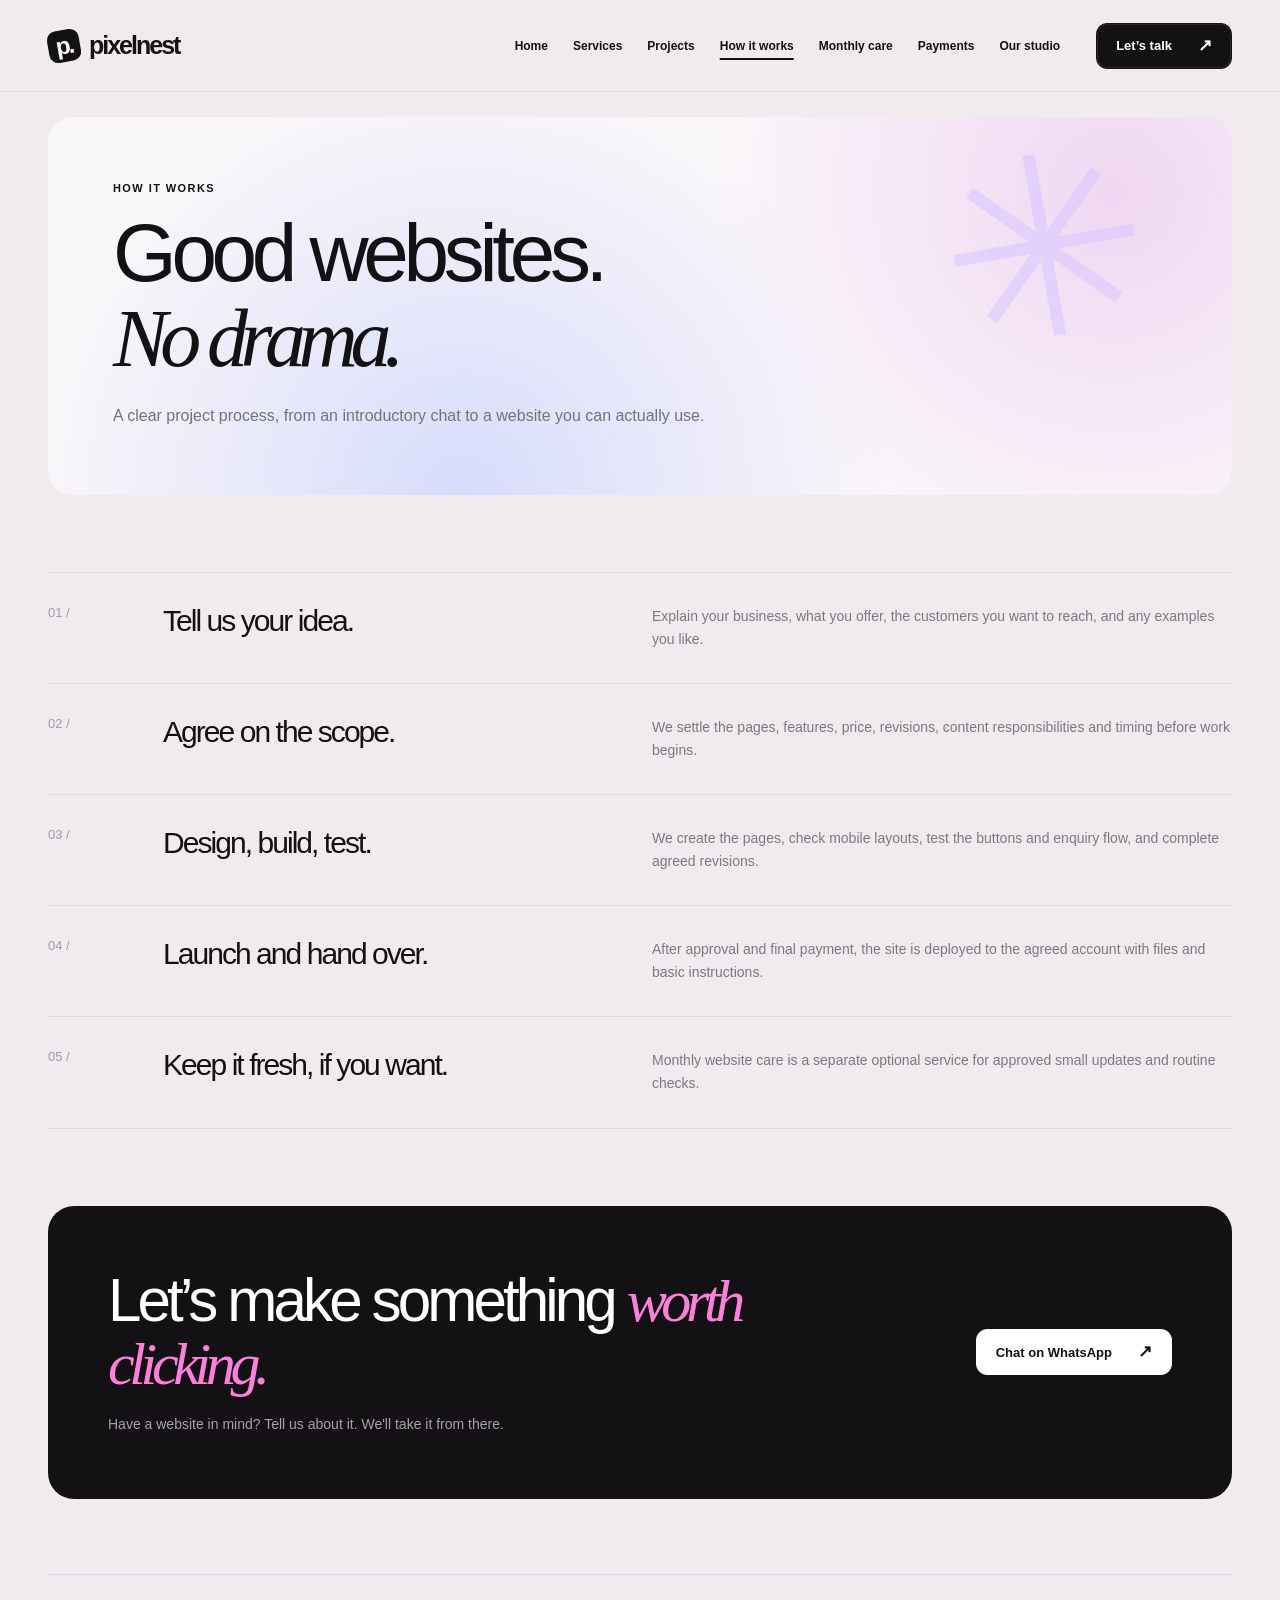
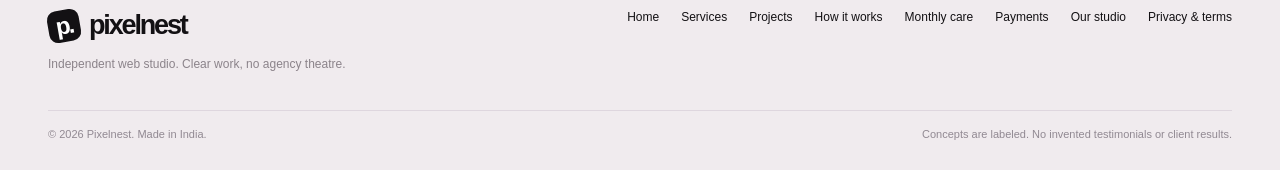
<file: process.html>
<!DOCTYPE html><html lang="en"><head><meta charset="UTF-8"><meta name="viewport" content="width=device-width, initial-scale=1"><meta name="theme-color" content="#f0ebee"><meta name="description" content="The Pixelnest process for planning, building and maintaining your website."><link rel="icon" href="data:image/svg+xml,%3Csvg xmlns='http://www.w3.org/2000/svg' viewBox='0 0 64 64'%3E%3Crect width='64' height='64' rx='15' fill='%23131114'/%3E%3Ctext x='13' y='47' font-family='Arial' font-size='46' font-weight='bold' fill='white'%3Ep.%3C/text%3E%3C/svg%3E"><title>How we work — Pixelnest</title><link rel="stylesheet" href="assets/style.css"></head><body><a class="skip" href="#main">Skip to content</a><header class="topbar"><div class="nav-wrap"><a class="logo" href="index.html" aria-label="Pixelnest homepage"><span class="logo-mark" aria-hidden="true">p.</span>pixelnest</a><nav class="nav-links" aria-label="Main navigation"><a href="index.html">Home</a><a href="services.html">Services</a><a href="projects.html">Projects</a><a href="process.html" aria-current="page">How it works</a><a href="plans.html">Monthly care</a><a href="payments.html">Payments</a><a href="team.html">Our studio</a></nav><div class="nav-cta"><a class="btn btn-dark" href="https://wa.me/919559590705?text=Hi%20Pixelnest%21%20I%27d%20like%20to%20discuss%20a%20website%20for%20my%20business." target="_blank" rel="noopener noreferrer">Let’s talk <span class="arr" aria-hidden="true">↗</span></a><button id="menuToggle" class="menu-toggle" aria-label="Open menu" aria-controls="mobileNav" aria-expanded="false" type="button">☰</button></div></div><nav class="mobile-links" id="mobileNav" aria-label="Mobile navigation" hidden><a href="index.html">Home</a><a href="services.html">Services</a><a href="projects.html">Projects</a><a href="process.html" aria-current="page">How it works</a><a href="plans.html">Monthly care</a><a href="payments.html">Payments</a><a href="team.html">Our studio</a><a href="policies.html">Privacy & terms</a></nav></header><main id="main"><section class="sub-hero wrap"><div class="micro">HOW IT WORKS</div><h1>Good websites.<br><span class="serif">No drama.</span></h1><p>A clear project process, from an introductory chat to a website you can actually use.</p></section><section class="inner-section wrap"><div class="process-list"><div class="process-row"><span>01 /</span><h3>Tell us your idea.</h3><p>Explain your business, what you offer, the customers you want to reach, and any examples you like.</p></div><div class="process-row"><span>02 /</span><h3>Agree on the scope.</h3><p>We settle the pages, features, price, revisions, content responsibilities and timing before work begins.</p></div><div class="process-row"><span>03 /</span><h3>Design, build, test.</h3><p>We create the pages, check mobile layouts, test the buttons and enquiry flow, and complete agreed revisions.</p></div><div class="process-row"><span>04 /</span><h3>Launch and hand over.</h3><p>After approval and final payment, the site is deployed to the agreed account with files and basic instructions.</p></div><div class="process-row"><span>05 /</span><h3>Keep it fresh, if you want.</h3><p>Monthly website care is a separate optional service for approved small updates and routine checks.</p></div></div></section></main><section class="wrap"><div class="footer-cta"><div><h2>Let’s make something <span class="serif">worth clicking.</span></h2><p>Have a website in mind? Tell us about it. We'll take it from there.</p></div><a class="btn btn-white" href="https://wa.me/919559590705?text=Hi%20Pixelnest%21%20I%27d%20like%20to%20discuss%20a%20website%20for%20my%20business." target="_blank" rel="noopener noreferrer">Chat on WhatsApp <span class="arr" aria-hidden="true">↗</span></a></div></section><footer class="footer wrap"><div class="footer-top"><div><a href="index.html" class="logo"><span class="logo-mark" aria-hidden="true">p.</span>pixelnest</a><p class="footer-note">Independent web studio. Clear work, no agency theatre.</p></div><nav aria-label="Footer links" class="footer-nav"><a href="index.html">Home</a><a href="services.html">Services</a><a href="projects.html">Projects</a><a href="process.html">How it works</a><a href="plans.html">Monthly care</a><a href="payments.html">Payments</a><a href="team.html">Our studio</a><a href="policies.html">Privacy & terms</a></nav></div><div class="footer-bottom"><span>© <span data-year>2026</span> Pixelnest. Made in India.</span><span>Concepts are labeled. No invented testimonials or client results.</span></div></footer><script src="assets/app.js" defer></script></body></html>
</file>
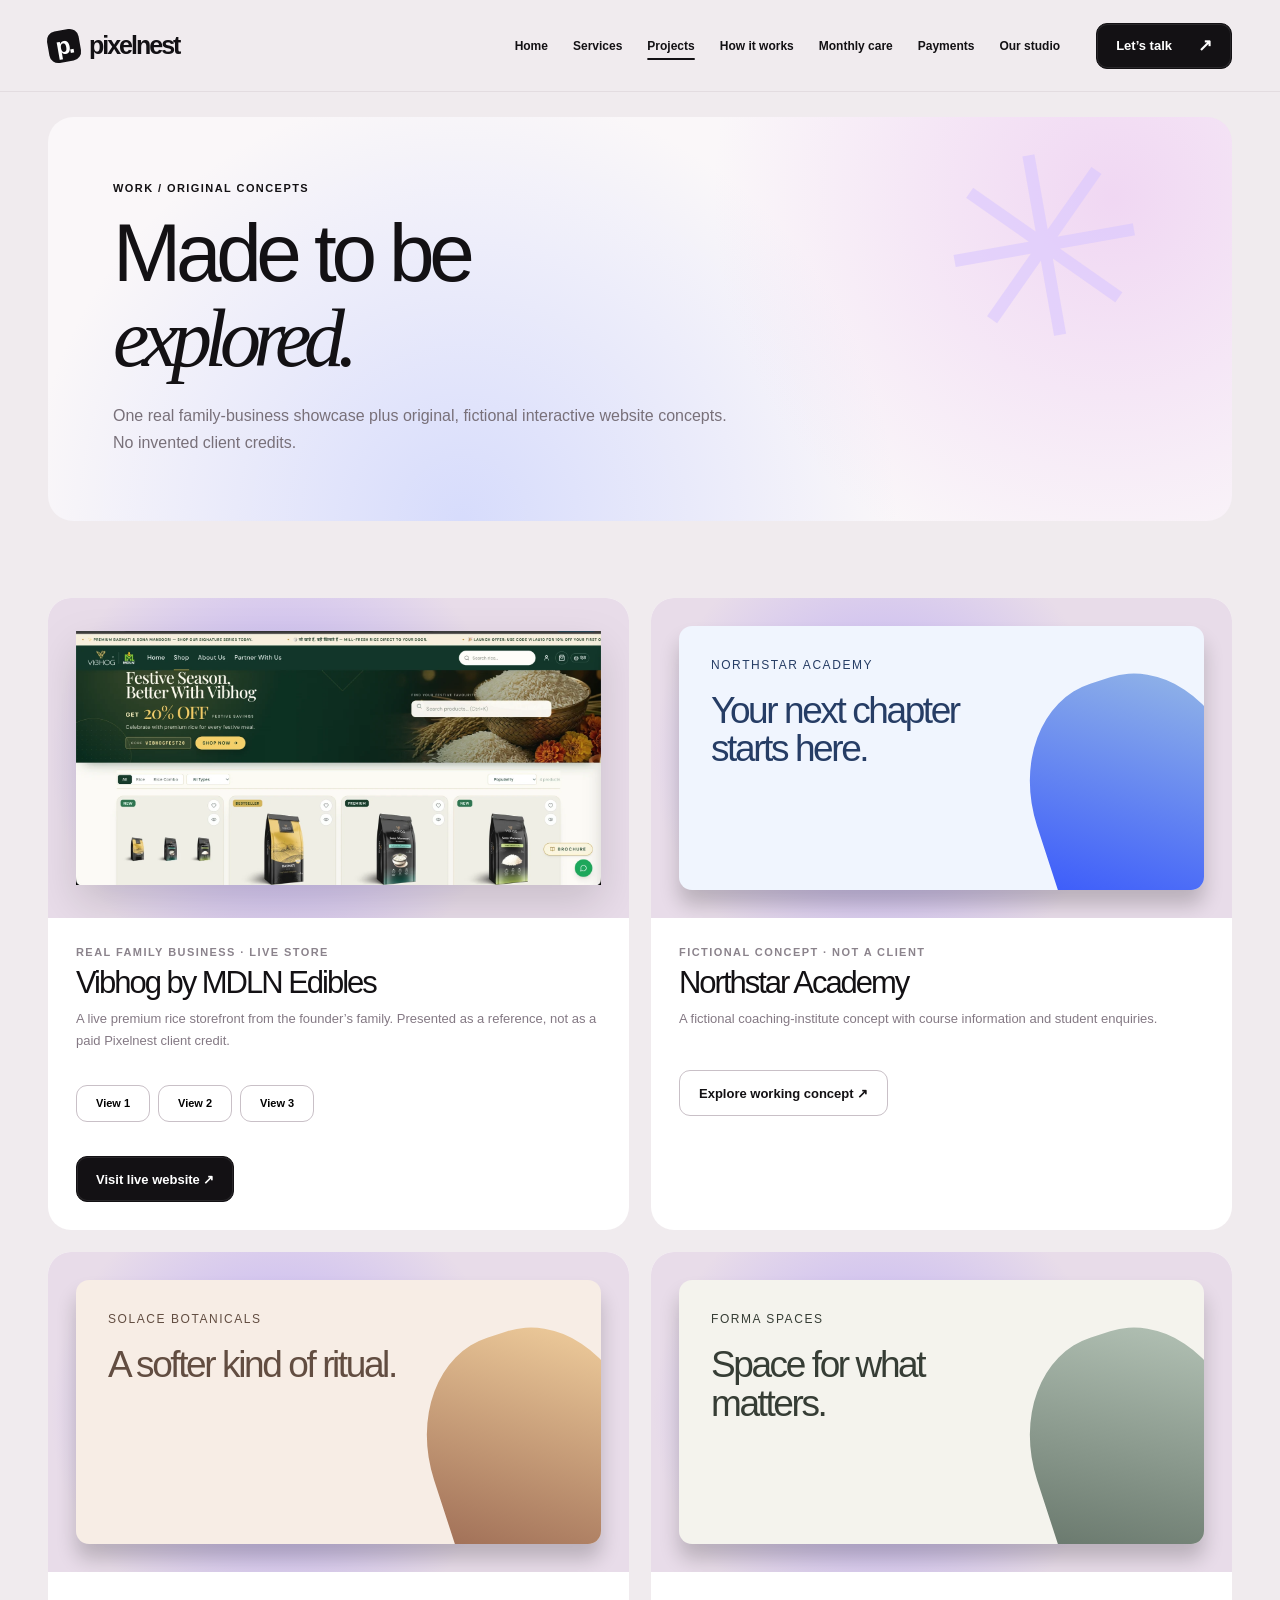
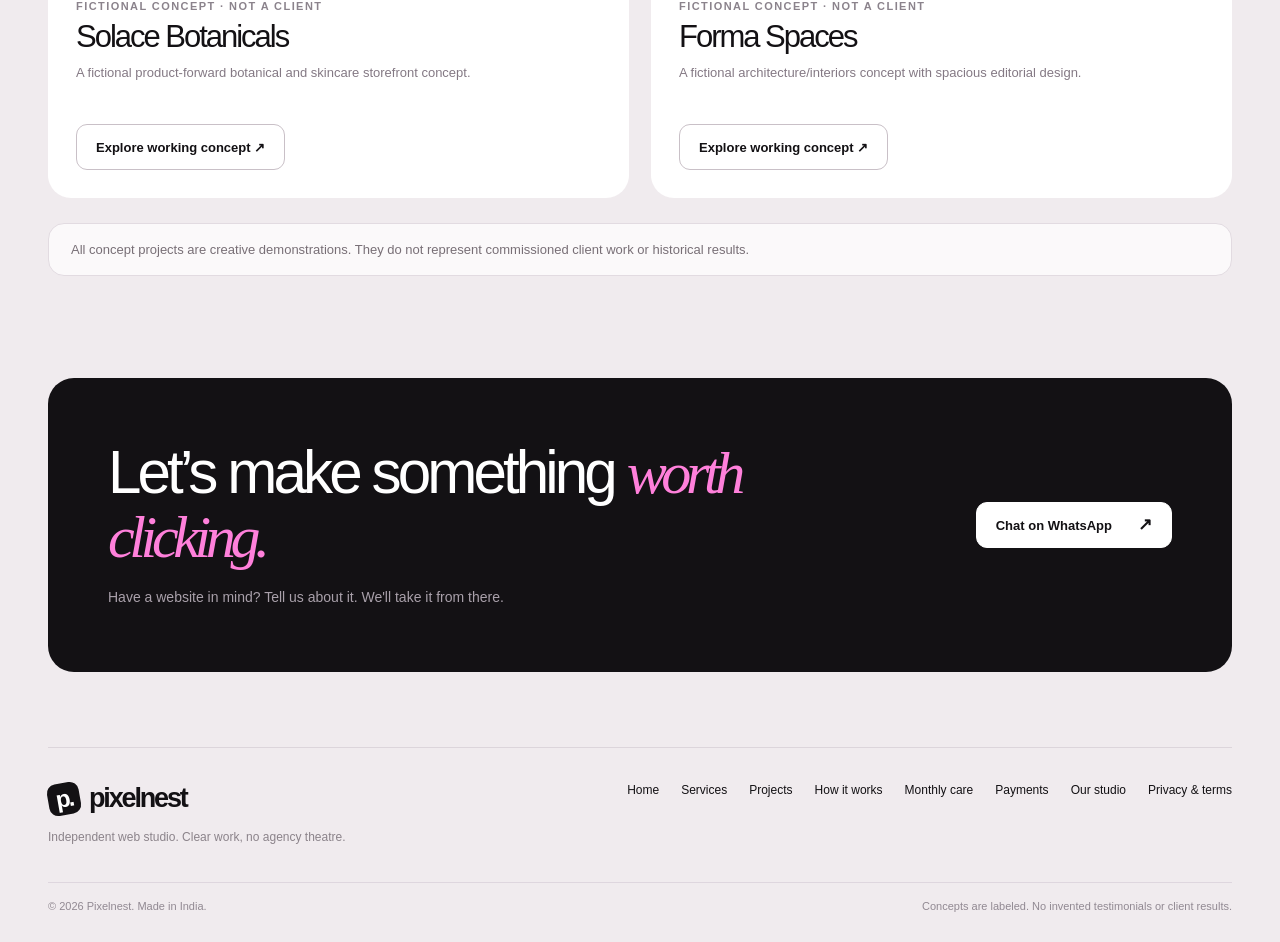
<file: projects.html>
<!DOCTYPE html><html lang="en"><head><meta charset="UTF-8"><meta name="viewport" content="width=device-width, initial-scale=1"><meta name="theme-color" content="#f0ebee"><meta name="description" content="Explore Vibhog family-business showcase and original fictional Pixelnest concept websites."><link rel="icon" href="data:image/svg+xml,%3Csvg xmlns='http://www.w3.org/2000/svg' viewBox='0 0 64 64'%3E%3Crect width='64' height='64' rx='15' fill='%23131114'/%3E%3Ctext x='13' y='47' font-family='Arial' font-size='46' font-weight='bold' fill='white'%3Ep.%3C/text%3E%3C/svg%3E"><title>Work &amp; concept projects — Pixelnest</title><link rel="stylesheet" href="assets/style.css"></head><body><a class="skip" href="#main">Skip to content</a><header class="topbar"><div class="nav-wrap"><a class="logo" href="index.html" aria-label="Pixelnest homepage"><span class="logo-mark" aria-hidden="true">p.</span>pixelnest</a><nav class="nav-links" aria-label="Main navigation"><a href="index.html">Home</a><a href="services.html">Services</a><a href="projects.html" aria-current="page">Projects</a><a href="process.html">How it works</a><a href="plans.html">Monthly care</a><a href="payments.html">Payments</a><a href="team.html">Our studio</a></nav><div class="nav-cta"><a class="btn btn-dark" href="https://wa.me/919559590705?text=Hi%20Pixelnest%21%20I%27d%20like%20to%20discuss%20a%20website%20for%20my%20business." target="_blank" rel="noopener noreferrer">Let’s talk <span class="arr" aria-hidden="true">↗</span></a><button id="menuToggle" class="menu-toggle" aria-label="Open menu" aria-controls="mobileNav" aria-expanded="false" type="button">☰</button></div></div><nav class="mobile-links" id="mobileNav" aria-label="Mobile navigation" hidden><a href="index.html">Home</a><a href="services.html">Services</a><a href="projects.html" aria-current="page">Projects</a><a href="process.html">How it works</a><a href="plans.html">Monthly care</a><a href="payments.html">Payments</a><a href="team.html">Our studio</a><a href="policies.html">Privacy & terms</a></nav></header><main id="main"><section class="sub-hero wrap"><div class="micro">WORK / ORIGINAL CONCEPTS</div><h1>Made to be<br><span class="serif">explored.</span></h1><p>One real family-business showcase plus original, fictional interactive website concepts. No invented client credits.</p></section><section class="inner-section wrap"><div class="project-list"><article class="project-card"><div class="project-image"><img alt="Screenshot of Vibhog premium rice website" src="assets/vibhog-showcase-1.webp" id="vibhogPhoto"></div><div class="project-body"><div class="micro">REAL FAMILY BUSINESS · LIVE STORE</div><h3>Vibhog by MDLN Edibles</h3><p>A live premium rice storefront from the founder’s family. Presented as a reference, not as a paid Pixelnest client credit.</p><div style="display:flex;flex-wrap:wrap;gap:8px;margin:15px 0"><button type="button" class="btn btn-outline" style="min-height:32px;font-size:11px" data-vibhog-image="assets/vibhog-showcase-1.webp" aria-pressed="true">View 1</button><button type="button" class="btn btn-outline" style="min-height:32px;font-size:11px" data-vibhog-image="assets/vibhog-showcase-3.webp" aria-pressed="false">View 2</button><button type="button" class="btn btn-outline" style="min-height:32px;font-size:11px" data-vibhog-image="assets/vibhog-showcase-4.webp" aria-pressed="false">View 3</button></div><a class="btn btn-dark" href="https://mdln.co.in/" rel="noopener noreferrer" target="_blank">Visit live website ↗</a></div></article><article class="project-card"><div class="project-image"><div class="project-faux north"><div class="mini">NORTHSTAR ACADEMY</div><h3>Your next chapter starts here.</h3></div></div><div class="project-body"><div class="micro">FICTIONAL CONCEPT · NOT A CLIENT</div><h3>Northstar Academy</h3><p>A fictional coaching-institute concept with course information and student enquiries.</p><a class="btn btn-outline" href="demos/northstar.html" target="_blank" rel="noopener noreferrer">Explore working concept ↗</a></div></article><article class="project-card"><div class="project-image"><div class="project-faux solace"><div class="mini">SOLACE BOTANICALS</div><h3>A softer kind of ritual.</h3></div></div><div class="project-body"><div class="micro">FICTIONAL CONCEPT · NOT A CLIENT</div><h3>Solace Botanicals</h3><p>A fictional product-forward botanical and skincare storefront concept.</p><a class="btn btn-outline" href="demos/solace.html" target="_blank" rel="noopener noreferrer">Explore working concept ↗</a></div></article><article class="project-card"><div class="project-image"><div class="project-faux forma"><div class="mini">FORMA SPACES</div><h3>Space for what matters.</h3></div></div><div class="project-body"><div class="micro">FICTIONAL CONCEPT · NOT A CLIENT</div><h3>Forma Spaces</h3><p>A fictional architecture/interiors concept with spacious editorial design.</p><a class="btn btn-outline" href="demos/forma.html" target="_blank" rel="noopener noreferrer">Explore working concept ↗</a></div></article></div><div class="notice">All concept projects are creative demonstrations. They do not represent commissioned client work or historical results.</div></section></main><section class="wrap"><div class="footer-cta"><div><h2>Let’s make something <span class="serif">worth clicking.</span></h2><p>Have a website in mind? Tell us about it. We'll take it from there.</p></div><a class="btn btn-white" href="https://wa.me/919559590705?text=Hi%20Pixelnest%21%20I%27d%20like%20to%20discuss%20a%20website%20for%20my%20business." target="_blank" rel="noopener noreferrer">Chat on WhatsApp <span class="arr" aria-hidden="true">↗</span></a></div></section><footer class="footer wrap"><div class="footer-top"><div><a href="index.html" class="logo"><span class="logo-mark" aria-hidden="true">p.</span>pixelnest</a><p class="footer-note">Independent web studio. Clear work, no agency theatre.</p></div><nav aria-label="Footer links" class="footer-nav"><a href="index.html">Home</a><a href="services.html">Services</a><a href="projects.html">Projects</a><a href="process.html">How it works</a><a href="plans.html">Monthly care</a><a href="payments.html">Payments</a><a href="team.html">Our studio</a><a href="policies.html">Privacy & terms</a></nav></div><div class="footer-bottom"><span>© <span data-year>2026</span> Pixelnest. Made in India.</span><span>Concepts are labeled. No invented testimonials or client results.</span></div></footer><script src="assets/app.js" defer></script></body></html>
</file>
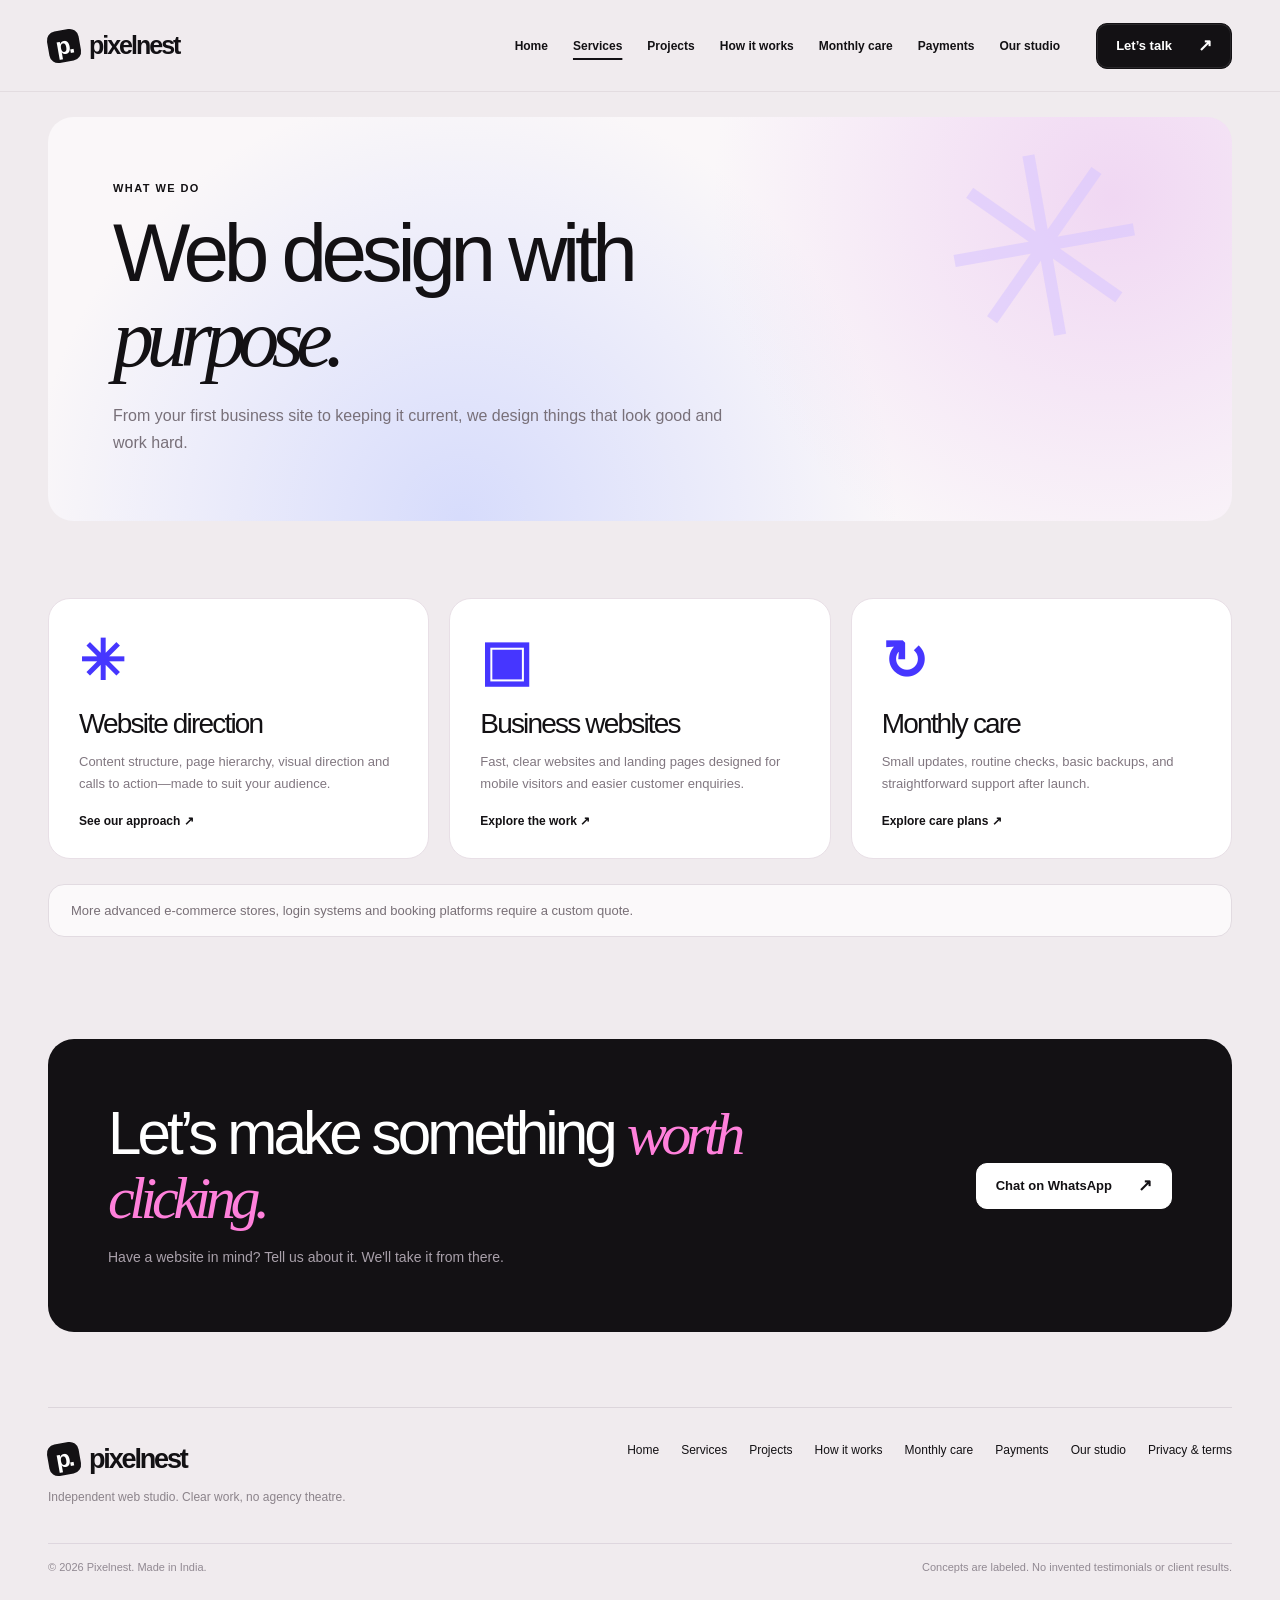
<file: services.html>
<!DOCTYPE html><html lang="en"><head><meta charset="UTF-8"><meta name="viewport" content="width=device-width, initial-scale=1"><meta name="theme-color" content="#f0ebee"><meta name="description" content="Website design, development and ongoing website maintenance."><link rel="icon" href="data:image/svg+xml,%3Csvg xmlns='http://www.w3.org/2000/svg' viewBox='0 0 64 64'%3E%3Crect width='64' height='64' rx='15' fill='%23131114'/%3E%3Ctext x='13' y='47' font-family='Arial' font-size='46' font-weight='bold' fill='white'%3Ep.%3C/text%3E%3C/svg%3E"><title>Services — Pixelnest</title><link rel="stylesheet" href="assets/style.css"></head><body><a class="skip" href="#main">Skip to content</a><header class="topbar"><div class="nav-wrap"><a class="logo" href="index.html" aria-label="Pixelnest homepage"><span class="logo-mark" aria-hidden="true">p.</span>pixelnest</a><nav class="nav-links" aria-label="Main navigation"><a href="index.html">Home</a><a href="services.html" aria-current="page">Services</a><a href="projects.html">Projects</a><a href="process.html">How it works</a><a href="plans.html">Monthly care</a><a href="payments.html">Payments</a><a href="team.html">Our studio</a></nav><div class="nav-cta"><a class="btn btn-dark" href="https://wa.me/919559590705?text=Hi%20Pixelnest%21%20I%27d%20like%20to%20discuss%20a%20website%20for%20my%20business." target="_blank" rel="noopener noreferrer">Let’s talk <span class="arr" aria-hidden="true">↗</span></a><button id="menuToggle" class="menu-toggle" aria-label="Open menu" aria-controls="mobileNav" aria-expanded="false" type="button">☰</button></div></div><nav class="mobile-links" id="mobileNav" aria-label="Mobile navigation" hidden><a href="index.html">Home</a><a href="services.html" aria-current="page">Services</a><a href="projects.html">Projects</a><a href="process.html">How it works</a><a href="plans.html">Monthly care</a><a href="payments.html">Payments</a><a href="team.html">Our studio</a><a href="policies.html">Privacy & terms</a></nav></header><main id="main"><section class="sub-hero wrap"><div class="micro">WHAT WE DO</div><h1>Web design with<br><span class="serif">purpose.</span></h1><p>From your first business site to keeping it current, we design things that look good and work hard.</p></section><section class="inner-section wrap"><div class="grid3"><article class="service-card"><div class="service-symbol">✳</div><h3>Website direction</h3><p>Content structure, page hierarchy, visual direction and calls to action—made to suit your audience.</p><a href="process.html">See our approach ↗</a></article><article class="service-card"><div class="service-symbol">▣</div><h3>Business websites</h3><p>Fast, clear websites and landing pages designed for mobile visitors and easier customer enquiries.</p><a href="projects.html">Explore the work ↗</a></article><article class="service-card"><div class="service-symbol">↻</div><h3>Monthly care</h3><p>Small updates, routine checks, basic backups, and straightforward support after launch.</p><a href="plans.html">Explore care plans ↗</a></article></div><div class="notice">More advanced e-commerce stores, login systems and booking platforms require a custom quote.</div></section></main><section class="wrap"><div class="footer-cta"><div><h2>Let’s make something <span class="serif">worth clicking.</span></h2><p>Have a website in mind? Tell us about it. We'll take it from there.</p></div><a class="btn btn-white" href="https://wa.me/919559590705?text=Hi%20Pixelnest%21%20I%27d%20like%20to%20discuss%20a%20website%20for%20my%20business." target="_blank" rel="noopener noreferrer">Chat on WhatsApp <span class="arr" aria-hidden="true">↗</span></a></div></section><footer class="footer wrap"><div class="footer-top"><div><a href="index.html" class="logo"><span class="logo-mark" aria-hidden="true">p.</span>pixelnest</a><p class="footer-note">Independent web studio. Clear work, no agency theatre.</p></div><nav aria-label="Footer links" class="footer-nav"><a href="index.html">Home</a><a href="services.html">Services</a><a href="projects.html">Projects</a><a href="process.html">How it works</a><a href="plans.html">Monthly care</a><a href="payments.html">Payments</a><a href="team.html">Our studio</a><a href="policies.html">Privacy & terms</a></nav></div><div class="footer-bottom"><span>© <span data-year>2026</span> Pixelnest. Made in India.</span><span>Concepts are labeled. No invented testimonials or client results.</span></div></footer><script src="assets/app.js" defer></script></body></html>
</file>
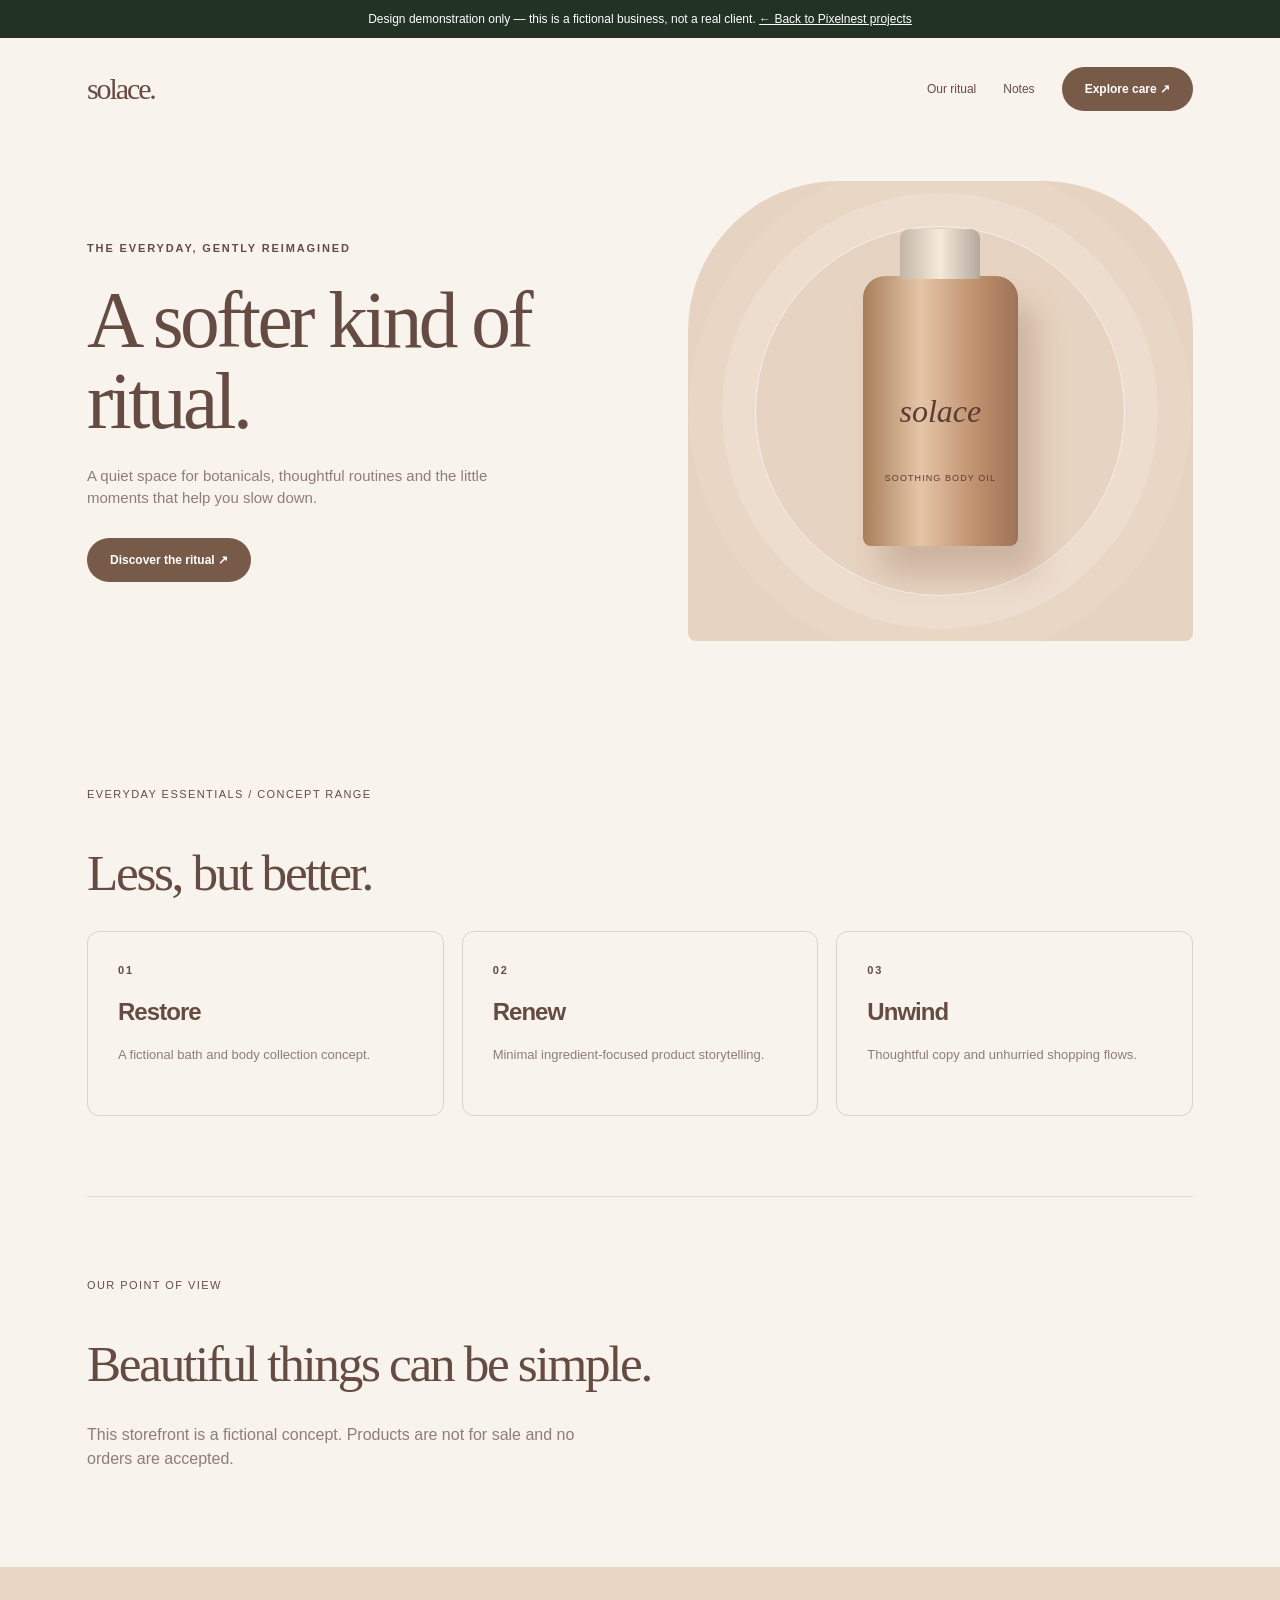
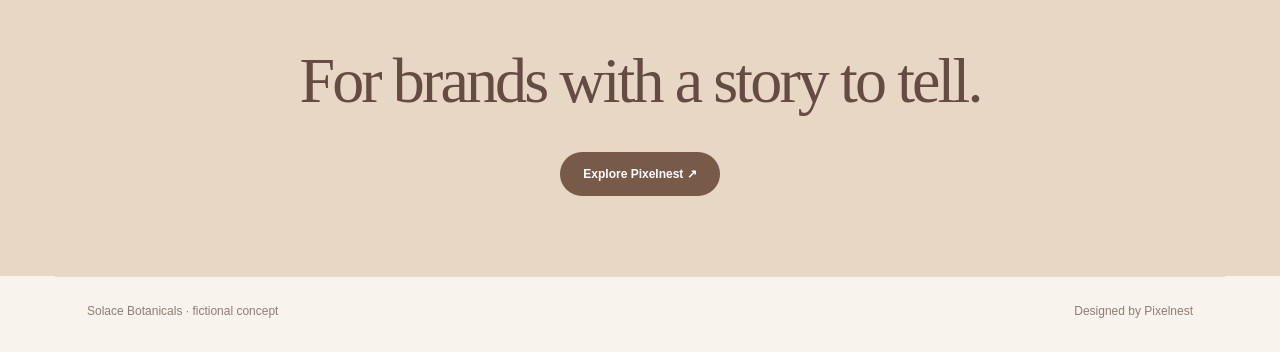
<file: solace.html>
<!doctype html><html lang="en"><head><meta charset="utf-8"><meta name="viewport" content="width=device-width,initial-scale=1"><title>Solace Botanicals — Fictional Website Concept by Pixelnest</title><meta name="description" content="A fictional demonstration website by Pixelnest."><style>
*{box-sizing:border-box}html{scroll-behavior:smooth}body{margin:0;font-family:Arial,Helvetica,sans-serif;line-height:1.5}a{color:inherit;text-decoration:none}button{cursor:pointer;font:inherit}main{overflow:hidden}.demo-disclosure{background:#223326;color:#fff;font-size:12px;text-align:center;padding:10px 15px;line-height:1.5}.demo-disclosure a{text-decoration:underline}.d-container{max-width:1170px;margin:auto;padding:0 32px}.d-nav{display:flex;align-items:center;justify-content:space-between;padding-top:28px;padding-bottom:25px;gap:20px}.d-logo{font-size:23px;font-weight:700;letter-spacing:-.07em}.d-links{display:flex;gap:27px;align-items:center;font-size:12px}.d-btn{display:inline-flex;align-items:center;justify-content:center;padding:13px 23px;border-radius:30px;font-size:12px;font-weight:600;transition:transform .2s}.d-btn:hover{transform:translateY(-3px)}.d-hero{min-height:570px;display:grid;grid-template-columns:1.1fr 1fr;gap:45px;align-items:center;padding-top:45px;padding-bottom:65px}.d-eyebrow{text-transform:uppercase;font-size:11px;letter-spacing:.17em;font-weight:600}.d-hero h1{font-size:clamp(51px,6.2vw,92px);line-height:1.02;letter-spacing:-.07em;max-width:620px;margin:23px 0}.d-hero p{max-width:410px;font-size:15px;opacity:.7;margin-bottom:28px}.d-art{height:460px;border-radius:8px;display:grid;place-items:center;overflow:hidden;position:relative}.d-block{padding-top:80px;padding-bottom:80px}.d-sectionlabel{font-size:11px;letter-spacing:.13em;text-transform:uppercase;margin-bottom:18px}.d-title{font-size:clamp(37px,4vw,57px);letter-spacing:-.055em;line-height:1.1;margin-bottom:30px}.d-grid{display:grid;grid-template-columns:repeat(3,1fr);gap:18px}.d-tile{padding:30px;border-radius:12px;border:1px solid #0002;min-height:185px}.d-tile h3{font-size:24px;letter-spacing:-.04em;margin:15px 0}.d-tile p{font-size:13px;opacity:.7}.d-cta{text-align:center;padding-top:80px;padding-bottom:80px}.d-cta h2{font-size:clamp(36px,5vw,65px);line-height:1.05;letter-spacing:-.065em;margin:0 0 21px}.d-foot{display:flex;justify-content:space-between;border-top:1px solid #0002;padding-top:25px;padding-bottom:32px;font-size:12px;opacity:.7}
@media(max-width:750px){.d-container{padding:0 22px}.d-links{gap:12px}.d-links a:not(.d-btn){display:none}.d-nav{padding-top:18px;padding-bottom:15px}.d-hero{grid-template-columns:1fr;gap:27px;min-height:0;padding-top:35px;padding-bottom:50px}.d-art{height:345px}.d-block{padding-top:50px;padding-bottom:50px}.d-grid{grid-template-columns:1fr}.d-tile{min-height:0}.d-cta{padding-top:60px;padding-bottom:60px}}
body{background:#f9f3ed;color:#654c43}.d-logo{font-family:Georgia,serif;font-weight:400;font-size:30px}.d-btn{background:#785a49;color:white}.d-art{background:#e7d3c1;border-radius:150px 150px 8px 8px}.d-hero h1,.d-title,.d-cta h2{font-family:Georgia,serif;font-weight:400;letter-spacing:-.045em}.bottle-large{width:155px;height:270px;border-radius:22px 22px 8px 8px;background:linear-gradient(90deg,#a77e59,#e5c5a7 37%,#be8f6c 74%,#9d7357);position:relative;z-index:1;box-shadow:18px 28px 30px #7a594342;display:grid;place-items:center;font:italic 32px Georgia,serif;color:#593d35}.bottle-large:before{content:"";position:absolute;top:-47px;width:80px;height:50px;border-radius:9px 9px 3px 3px;background:linear-gradient(90deg,#c1b6a8,#f6e9d9,#b2a89d)}.bottle-large:after{content:"SOOTHING BODY OIL";font:9px Arial, sans-serif;letter-spacing:.12em;position:absolute;bottom:63px}.bottle-halo{position:absolute;width:370px;height:370px;border:1px solid #ffffffa8;border-radius:50%;box-shadow:0 0 0 33px #ffffff28,0 0 0 66px #ffffff15}.d-cta{background:#e9d7c6}</style></head><body><div class="demo-disclosure">Design demonstration only — this is a fictional business, not a real client. <a href="../projects.html">← Back to Pixelnest projects</a></div><div class="d-container"><nav class="d-nav"><a href="#home" class="d-logo">solace.</a><div class="d-links"><a href="#ritual">Our ritual</a><a href="#notes">Notes</a><a class="d-btn" href="#ritual">Explore care ↗</a></div></nav><main id="home"><section class="d-hero"><div><div class="d-eyebrow">The everyday, gently reimagined</div><h1>A softer kind of ritual.</h1><p>A quiet space for botanicals, thoughtful routines and the little moments that help you slow down.</p><a class="d-btn" href="#ritual">Discover the ritual ↗</a></div><div class="d-art"><div class="bottle-halo"></div><div class="bottle-large">solace</div></div></section><section class="d-block" id="ritual"><div class="d-sectionlabel">Everyday essentials / Concept range</div><h2 class="d-title">Less, but better.</h2><div class="d-grid"><div class="d-tile"><div class="d-eyebrow">01</div><h3>Restore</h3><p>A fictional bath and body collection concept.</p></div><div class="d-tile"><div class="d-eyebrow">02</div><h3>Renew</h3><p>Minimal ingredient-focused product storytelling.</p></div><div class="d-tile"><div class="d-eyebrow">03</div><h3>Unwind</h3><p>Thoughtful copy and unhurried shopping flows.</p></div></div></section><section class="d-block" id="notes" style="border-top:1px solid #654c4326"><div class="d-sectionlabel">Our point of view</div><h2 class="d-title">Beautiful things can be simple.</h2><p style="max-width:530px;opacity:.7">This storefront is a fictional concept. Products are not for sale and no orders are accepted.</p></section></main></div><section class="d-cta"><div class="d-container"><h2>For brands with a story to tell.</h2><a href="../index.html" class="d-btn" style="margin-top:17px">Explore Pixelnest ↗</a></div></section><footer class="d-container d-foot"><span>Solace Botanicals · fictional concept</span><span>Designed by Pixelnest</span></footer><script>document.querySelectorAll('[data-demo]').forEach(a=>a.addEventListener('click',e=>{e.preventDefault();alert('This is a fictional portfolio demo. To commission a real website, visit Pixelnest.');}));</script></body></html>
</file>
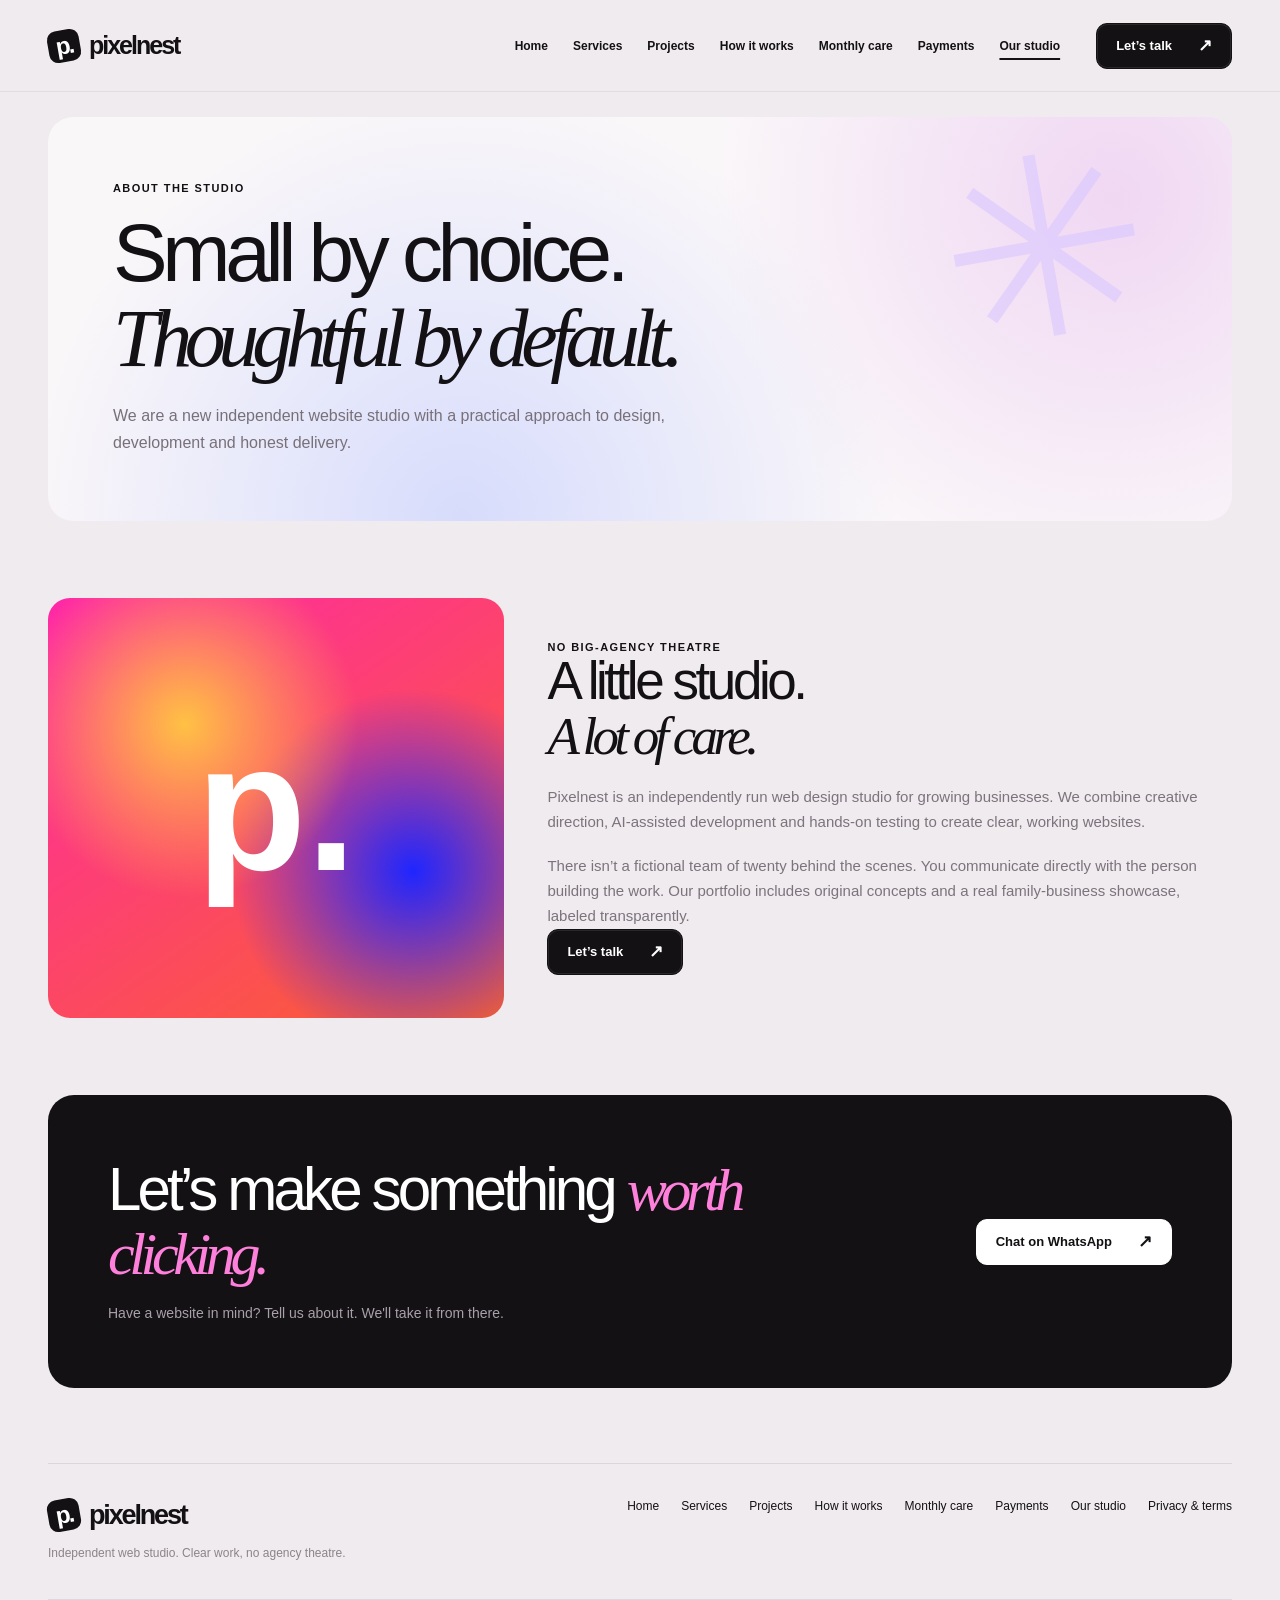
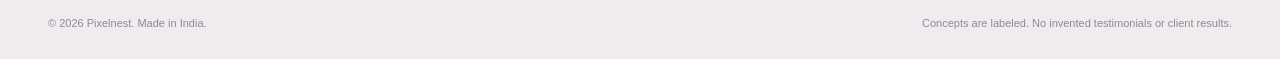
<file: team.html>
<!DOCTYPE html>
<html lang="en"><head><meta charset="utf-8"/><meta content="width=device-width, initial-scale=1" name="viewport"/><meta content="#f0ebee" name="theme-color"/><meta content="Meet Pixelnest, an independent web design studio focused on useful, honest delivery." name="description"/><link href="data:image/svg+xml,%3Csvg xmlns='http://www.w3.org/2000/svg' viewBox='0 0 64 64'%3E%3Crect width='64' height='64' rx='15' fill='%23131114'/%3E%3Ctext x='13' y='47' font-family='Arial' font-size='46' font-weight='bold' fill='white'%3Ep.%3C/text%3E%3C/svg%3E" rel="icon"/><title>Our studio — Pixelnest</title><link href="assets/style.css" rel="stylesheet"/></head><body><a class="skip" href="#main">Skip to content</a><header class="topbar"><div class="nav-wrap"><a aria-label="Pixelnest homepage" class="logo" href="index.html"><span aria-hidden="true" class="logo-mark">p.</span>pixelnest</a><nav aria-label="Main navigation" class="nav-links"><a href="index.html">Home</a><a href="services.html">Services</a><a href="projects.html">Projects</a><a href="process.html">How it works</a><a href="plans.html">Monthly care</a><a href="payments.html">Payments</a><a aria-current="page" href="team.html">Our studio</a></nav><div class="nav-cta"><a class="btn btn-dark" href="https://wa.me/919559590705?text=Hi%20Pixelnest%21%20I%27d%20like%20to%20discuss%20a%20website%20for%20my%20business." rel="noopener noreferrer" target="_blank">Let’s talk <span aria-hidden="true" class="arr">↗</span></a><button aria-controls="mobileNav" aria-expanded="false" aria-label="Open menu" class="menu-toggle" id="menuToggle" type="button">☰</button></div></div><nav aria-label="Mobile navigation" class="mobile-links" hidden="" id="mobileNav"><a href="index.html">Home</a><a href="services.html">Services</a><a href="projects.html">Projects</a><a href="process.html">How it works</a><a href="plans.html">Monthly care</a><a href="payments.html">Payments</a><a aria-current="page" href="team.html">Our studio</a><a href="policies.html">Privacy &amp; terms</a></nav></header><main id="main"><section class="sub-hero wrap"><div class="micro">ABOUT THE STUDIO</div><h1>Small by choice.<br/><span class="serif">Thoughtful by default.</span></h1><p>We are a new independent website studio with a practical approach to design, development and honest delivery.</p></section><section class="inner-section wrap"><div class="about-grid"><div aria-label="Abstract Pixelnest studio illustration" class="about-art">p.</div><div class="about-copy"><div class="micro">NO BIG-AGENCY THEATRE</div><h2>A little studio.<br/><span class="serif">A lot of care.</span></h2><p>Pixelnest is an independently run web design studio for growing businesses. We combine creative direction, AI-assisted development and hands-on testing to create clear, working websites.</p><p>There isn’t a fictional team of twenty behind the scenes. You communicate directly with the person building the work. Our portfolio includes original concepts and a real family-business showcase, labeled transparently.</p><a class="btn btn-dark" href="https://wa.me/919559590705?text=Hi%20Pixelnest%21%20I%27d%20like%20to%20discuss%20a%20website%20for%20my%20business." rel="noopener noreferrer" target="_blank">Let’s talk <span aria-hidden="true" class="arr">↗</span></a></div></div></section></main><section class="wrap"><div class="footer-cta"><div><h2>Let’s make something <span class="serif">worth clicking.</span></h2><p>Have a website in mind? Tell us about it. We'll take it from there.</p></div><a class="btn btn-white" href="https://wa.me/919559590705?text=Hi%20Pixelnest%21%20I%27d%20like%20to%20discuss%20a%20website%20for%20my%20business." rel="noopener noreferrer" target="_blank">Chat on WhatsApp <span aria-hidden="true" class="arr">↗</span></a></div></section><footer class="footer wrap"><div class="footer-top"><div><a class="logo" href="index.html"><span aria-hidden="true" class="logo-mark">p.</span>pixelnest</a><p class="footer-note">Independent web studio. Clear work, no agency theatre.</p></div><nav aria-label="Footer links" class="footer-nav"><a href="index.html">Home</a><a href="services.html">Services</a><a href="projects.html">Projects</a><a href="process.html">How it works</a><a href="plans.html">Monthly care</a><a href="payments.html">Payments</a><a href="team.html">Our studio</a><a href="policies.html">Privacy &amp; terms</a></nav></div><div class="footer-bottom"><span>© <span data-year="">2026</span> Pixelnest. Made in India.</span><span>Concepts are labeled. No invented testimonials or client results.</span></div></footer><script defer="" src="assets/app.js"></script></body></html>
</file>
<file: assets/style.css>
@charset "utf-8";
:root{--paper:#f0ebee;--paper2:#f8f5f6;--black:#131114;--char:#252126;--gray:#827b82;--line:#ded8dd;--white:#fff;--blue:#153cfb;--pink:#f9209f;--orange:#ff5a17;--yellow:#ffd20c;--radius:26px;--font:Arial,"Helvetica Neue",Helvetica,sans-serif}
*{box-sizing:border-box}html{scroll-behavior:smooth}body{margin:0;color:var(--black);background:var(--paper);font-family:var(--font);font-size:16px;-webkit-font-smoothing:antialiased;overflow-x:hidden}a{color:inherit;text-decoration:none}button,input,textarea{font:inherit}button{cursor:pointer}img{max-width:100%;display:block}h1,h2,h3,h4,p{margin:0}h1,h2,h3,h4{font-weight:500;letter-spacing:-.065em;line-height:1.04}p{line-height:1.65}::selection{background:#ffc2e9;color:#111}a:focus-visible,button:focus-visible,summary:focus-visible{outline:3px solid #253fff;outline-offset:4px}[hidden]{display:none!important}.serif{font:italic 400 1em/1.05 Georgia,"Times New Roman",serif;letter-spacing:-.09em}.wrap{width:min(1290px,calc(100% - 96px));margin-inline:auto}.section{padding:92px 0}.micro{font-size:11px;letter-spacing:.13em;text-transform:uppercase;font-weight:700}.section-title{font-size:clamp(40px,5.9vw,82px);letter-spacing:-.078em;max-width:980px}.section-sub{color:#777078;font-size:16px;max-width:540px}.section-intro{display:flex;justify-content:space-between;align-items:flex-end;gap:38px;margin-bottom:42px}.section-intro .micro{display:block;margin-bottom:18px}.btn{border:1px solid var(--black);border-radius:11px;min-height:46px;padding:12px 19px;font-weight:700;font-size:13px;line-height:1;display:inline-flex;align-items:center;justify-content:center;gap:26px;white-space:nowrap;transition:transform .2s,box-shadow .2s,background .2s}.btn:hover{transform:translateY(-3px)}.btn-dark{color:white;background:var(--black);box-shadow:inset 0 0 0 1px #ffffff18}.btn-outline{background:transparent;border-color:#c9c0c7}.btn-white{background:white;border-color:white;color:var(--black)}.btn-pink{background:var(--pink);color:white;border-color:var(--pink)}.btn .arr{font-size:17px;line-height:.8}.tag{display:inline-flex;align-items:center;gap:10px;border:1px solid #ded5dc;border-radius:60px;padding:10px 14px;font-size:11px;font-weight:700;letter-spacing:.02em}.tag-dot{display:inline-block;width:8px;height:8px;background:#c4ed5a;box-shadow:0 0 0 3px #c5ff6c26;border-radius:50%}.arrow-text{display:inline-flex;align-items:center;gap:14px;font-size:13px;font-weight:700;border-bottom:1px solid;padding-bottom:5px}.skip{position:absolute;top:-90px;left:14px;z-index:300;background:var(--black);color:white;padding:10px}.skip:focus{top:12px}
/* NAV */
.topbar{position:relative;z-index:100;background:var(--paper);border-bottom:1px solid #e3dce0}.nav-wrap{width:min(1290px,calc(100% - 96px));min-height:91px;margin:auto;display:flex;align-items:center;gap:36px}.logo{display:inline-flex;align-items:center;gap:9px;font-size:25px;letter-spacing:-.08em;font-weight:800;white-space:nowrap}.logo-mark{width:32px;height:32px;background:var(--black);color:#fff;border-radius:9px;display:grid;place-items:center;font-size:24px;font-weight:800;transform:rotate(-10deg);letter-spacing:-.1em}.nav-links{display:flex;align-items:center;gap:25px;font-size:12px;font-weight:600;margin-left:auto}.nav-links a{transition:color .2s}.nav-links a:hover{color:var(--pink)}.nav-links a[aria-current="page"]{text-decoration:underline;text-decoration-thickness:1.6px;text-underline-offset:8px}.nav-cta{display:flex;align-items:center;gap:9px}.menu-toggle{display:none;border:1px solid #ccc2c9;background:white;border-radius:10px;width:42px;height:42px;font-size:23px}.mobile-links{display:none}.mobile-links:not([hidden]){display:none}
/* HERO */
.hero{display:grid;grid-template-columns:1.07fr .93fr;align-items:center;gap:35px;min-height:650px;padding:43px 0 60px}.hero-copy{padding:18px 0 10px}.hero-copy h1{font-size:clamp(65px,6.4vw,100px);line-height:.98;letter-spacing:-.09em;margin:27px 0 26px}.hero-copy h1 .serif{font-size:1.04em}.hero-copy .sub{font-size:18px;color:#807980;max-width:485px;line-height:1.5}.hero-actions{display:flex;flex-wrap:wrap;gap:12px;margin-top:31px}.hero-proof{font-size:12px;color:#8a8388;display:flex;align-items:center;gap:9px;margin-top:41px}.hero-proof .pip{width:8px;height:8px;background:#38aa64;border-radius:50%}.hero-promo{height:505px;border:1px solid #c79dd8;border-radius:25px;overflow:hidden;position:relative;background:radial-gradient(ellipse at 35% 14%,#fff0e6aa,transparent 32%),radial-gradient(ellipse at 15% 65%,#ff8fd3 0%,transparent 40%),radial-gradient(ellipse at 79% 88%,#5012fe 8%,transparent 55%),linear-gradient(138deg,#ffb6d7 4%,#ff21a1 34%,#2346f9 74%,#350acc 100%);box-shadow:0 23px 55px #54345b19;isolation:isolate}.hero-promo:before{content:"";position:absolute;inset:-15%;background:conic-gradient(from 150deg at 70% 40%,transparent,#ffee9c85,transparent,#0600fb50,transparent);border-radius:45%;animation:heroWaves 17s linear infinite;opacity:.65}.hero-promo:after{content:"";position:absolute;width:290px;height:290px;border-radius:45%;background:#ecb6ff4a;filter:blur(3px);right:-84px;top:-118px;transform:rotate(29deg)}@keyframes heroWaves{to{transform:rotate(360deg)}}.hero-promo-content{position:relative;z-index:2;color:#fff;padding:27px 30px;height:100%;display:flex;flex-direction:column}.promo-top{display:flex;align-items:center;justify-content:space-between}.bubble-label{display:inline-flex;align-items:center;gap:9px;border:1px solid #ffffff75;background:#190b5580;color:white;border-radius:30px;font-size:12px;padding:10px 13px;backdrop-filter:blur(8px)}.bubble-label .yellow-dot{width:11px;height:11px;background:#ffe300;border-radius:50%;box-shadow:0 0 0 4px #edda00aa}.promo-stamp{font-size:11px;font-weight:700;letter-spacing:.13em;opacity:.88}.promo-art{flex:1;position:relative;min-height:220px;display:grid;place-items:center}.browser-3d{width:84%;height:185px;border-radius:14px;background:#fffbfcee;box-shadow:16px 22px 35px #18007b44;transform:rotate(-8deg) perspective(500px) rotateY(-10deg);overflow:hidden;color:#14151f;animation:floatA 6s ease-in-out infinite}.browser-3d-top{height:27px;padding:9px 12px;display:flex;align-items:center;gap:5px;background:#fff}.browser-3d-top i,.browser-chrome i{width:6px;height:6px;background:#d1cbd0;border-radius:50%}.browser-3d-top span{font-size:8px;margin:auto;color:#9a949a}.browser-3d-body{padding:18px 21px;display:grid;grid-template-columns:1fr 1fr;gap:5px;align-items:center}.browser-3d-body b{font-size:19px;line-height:1.1;letter-spacing:-.05em}.browser-3d-body p{font-size:8px;color:#8f8595;margin-top:8px}.browser-3d-body .tiny-btn{margin-top:11px;background:#2324e9;color:white;font-size:8px;width:max-content;padding:7px 11px;border-radius:6px}.browser-color-block{height:95px;border-radius:9px;background:radial-gradient(circle at 65% 25%,#ffdabe 0,transparent 41%),linear-gradient(135deg,#ff89aa,#7242ff 70%,#1017b5)}.mini-floating-card{position:absolute;right:-1%;top:9%;width:124px;height:97px;border-radius:15px;background:#fff;box-shadow:0 18px 25px #12006d39;transform:rotate(10deg);animation:floatB 5s ease-in-out infinite}.mini-floating-card:before{content:"";display:block;margin:17px 12px 0;height:9px;width:40px;background:#e9e4f0;border-radius:4px}.mini-chart{height:40px;margin:8px 13px;background:linear-gradient(160deg,transparent 50%,#7d68ff16 51%),linear-gradient(165deg,transparent 48%,#ddd7ff 50%);clip-path:polygon(0 55%,16% 67%,35% 46%,52% 48%,68% 19%,84% 26%,100% 0,100% 100%,0 100%)}.promo-caption{font-size:34px;font-weight:700;line-height:1.06;letter-spacing:-.055em;max-width:340px}.promo-bottom{margin-top:17px;display:flex;align-items:center;justify-content:space-between;gap:12px}.promo-bottom span{font-size:12px;color:#ffebff}.round-arr{width:42px;height:42px;border-radius:50%;background:white;color:var(--black);display:grid;place-items:center;font-size:21px}.round-arr:hover{transform:translateX(3px)}@keyframes floatA{50%{transform:rotate(-5deg) translateY(-11px) perspective(500px) rotateY(-10deg)}}@keyframes floatB{50%{transform:rotate(6deg) translateY(12px)}}
/* RAMOTION INSPIRED STAGE */
.motion-wrap{padding:0 0 60px}.motion-title{text-align:center;font-size:clamp(34px,5vw,65px);max-width:880px;margin:0 auto 32px}.motion-stage{overflow:hidden;position:relative;background:radial-gradient(circle at 30% 57%,#d4b2ffa3,transparent 31%),radial-gradient(circle at 74% 48%,#a4dcffbb,transparent 39%),#f8f7f9;border-radius:26px;padding:60px 0 55px;box-shadow:inset 0 0 0 1px #ded8e740;isolation:isolate}.motion-stage:before,.motion-stage:after{content:"";position:absolute;width:250px;height:420px;pointer-events:none;border-radius:50%;z-index:-1;background:#d2b1ff78;filter:blur(52px);top:-110px;left:23%}.motion-stage:after{background:#7ec7ff80;left:auto;right:15%;top:105px}.motion-topline{max-width:1120px;margin:auto;padding:0 30px 24px;display:flex;align-items:center;justify-content:space-between;gap:15px;color:#666077}.motion-topline p{font-size:11px;text-transform:uppercase;letter-spacing:.15em;font-weight:700}.motion-reel{display:flex;gap:20px;width:max-content;animation:marquee 39s linear infinite}.motion-reel:hover{animation-play-state:paused}.showcase-frame{flex:0 0 380px;height:242px;border-radius:14px;background:white;box-shadow:0 16px 40px #221a5140;border:1px solid #f9f9fe;overflow:hidden;position:relative}.showcase-frame.wide{flex-basis:470px}.browser-chrome{height:24px;background:#f7f7fb;display:flex;align-items:center;gap:4px;padding:8px 12px;border-bottom:1px solid #f2edf3}.browser-chrome span{margin:auto;font-size:8px;color:#b5aeba;transform:translateX(-12px)}.showcase-frame img{width:100%;height:calc(100% - 24px);object-fit:cover;object-position:top}.showcase-faux{height:calc(100% - 24px);padding:31px 25px;position:relative;overflow:hidden}.showcase-faux h3{position:relative;z-index:2;font-size:28px;max-width:67%}.showcase-faux p{font-size:10px;letter-spacing:.14em;margin:0 0 11px}.showcase-faux .scene-btn{display:inline-flex;border:1px solid;border-radius:15px;font-size:9px;padding:7px 11px;margin-top:23px;position:relative;z-index:2}.showcase-faux:after{content:"";position:absolute;right:-12%;top:15%;height:90%;width:42%;border-radius:44% 44% 14% 14%;transform:rotate(-18deg)}.showcase-faux.north{background:#eef3fb;color:#253857}.showcase-faux.north:after{background:linear-gradient(55deg,#2944ff,#b1bcff)}.showcase-faux.solace{background:#f9efe9;color:#5c4a42}.showcase-faux.solace:after{background:linear-gradient(45deg,#a06349,#f9d2aa)}.showcase-faux.forma{background:#f5f3ec;color:#343a33}.showcase-faux.forma:after{background:linear-gradient(45deg,#646d65,#cbd6ca)}.showcase-faux.daybreak{background:#fff0c2;color:#433127}.showcase-faux.daybreak:after{background:linear-gradient(45deg,#e24b20,#f9c23b)}.motion-foot{margin-top:22px;text-align:center;color:#746c7d;font-size:12px}.motion-foot a{text-decoration:underline;text-underline-offset:4px;color:#27222a}@keyframes marquee{to{transform:translateX(-50%)}}
/* THREE BIG PROCESS CARDS */
.steps-grid{display:grid;grid-template-columns:repeat(3,minmax(0,1fr));gap:20px}.step-art-card{border-radius:24px;min-height:470px;position:relative;overflow:hidden;display:flex;flex-direction:column;justify-content:flex-end;padding:29px;color:#fff;isolation:isolate;transition:transform .2s}.step-art-card:hover{transform:translateY(-5px)}.step-art-card.yellow{background:radial-gradient(circle at 15% 25%,#ffeb7f,transparent 41%),linear-gradient(130deg,#ffaa0d,#ffdc05 85%);color:#171414}.step-art-card.blue{background:radial-gradient(circle at 48% 10%,#fafa90,transparent 36%),radial-gradient(circle at 85% 50%,#54e5d8,transparent 37%),linear-gradient(150deg,#bd4bff,#081bff 75%)}.step-art-card.orange{background:radial-gradient(circle at 15% 20%,#f2af27,transparent 30%),radial-gradient(circle at 92% 70%,#882eff,transparent 38%),linear-gradient(145deg,#fb6130,#ff300d 90%)}.step-art-card:before{content:"";position:absolute;inset:-18%;z-index:-1;background:radial-gradient(ellipse at 80% 25%,#ffffff88,transparent 29%);filter:blur(25px)}.step-art-card h3{font-size:28px;letter-spacing:-.05em;margin:12px 0}.step-art-card p{font-size:14px;max-width:275px;line-height:1.45}.step-number{font-size:11px;letter-spacing:.15em;font-weight:800;opacity:.72}.step-visual{flex:1;position:relative;min-height:225px}.step-preview-01{position:absolute;width:78%;height:160px;left:10%;top:20%;background:#151415;border-radius:12px;transform:rotate(-6deg);box-shadow:16px 15px 0 #ffd325aa,0 22px 28px #8e5b0030;padding:20px;color:white}.step-preview-01 h4{font-size:17px;letter-spacing:-.04em}.step-preview-01 .preview-line{height:5px;background:#ffffff4f;border-radius:9px;width:82%;margin-top:12px}.step-preview-01 .preview-line.sm{width:48%}.step-preview-01 .preview-pill{display:inline-block;margin-top:19px;background:#cafd6b;color:#151515;border-radius:30px;padding:9px 12px;font-size:11px;font-weight:700}.step-preview-02{position:absolute;inset:24px 34px 24px 24px;display:flex;align-items:center;justify-content:center;flex-wrap:wrap;gap:8px;transform:rotate(-7deg)}.step-preview-02 span{padding:12px 13px;background:#ffffffd9;border:1px solid #ffffffaa;color:#1b1a1d;border-radius:30px;font-size:13px;box-shadow:0 7px 16px #100c702b}.step-preview-03{position:absolute;left:19%;top:16%;height:188px;width:63%;background:#fefcfff4;border:7px solid #ffffffaa;border-radius:24px;box-shadow:0 14px 34px #45002e4b;transform:rotate(11deg);display:grid;place-items:center;color:#302346}.step-preview-03 .phone-inner{padding:17px}.step-preview-03 .phone-inner b{font-size:24px;display:block;line-height:1.1}.step-preview-03 .phone-inner p{font-size:11px;margin-top:9px}.step-preview-03 .phone-inner span{display:inline-block;background:linear-gradient(90deg,#ff36be,#4739ff);color:white;border-radius:20px;margin-top:11px;padding:7px 12px;font-size:10px}
/* BENEFIT CAROUSEL */
.benefit-controls{display:flex;align-items:center;justify-content:flex-end;gap:10px;margin:23px 0}.circle-btn{width:47px;height:47px;display:grid;place-items:center;background:white;border:0;border-radius:50%;font-size:22px}.circle-btn:hover{background:#dfd6dc}.benefit-rail{display:flex;gap:20px;overflow-x:auto;scroll-behavior:smooth;scroll-snap-type:x mandatory;scrollbar-width:none;padding-bottom:6px}.benefit-rail::-webkit-scrollbar{display:none}.benefit-card{scroll-snap-align:start;flex:0 0 calc((100% - 60px)/4);min-width:185px}.benefit-visual{width:100%;aspect-ratio:1;border-radius:24px;position:relative;display:grid;place-items:center;overflow:hidden}.benefit-visual span{font-size:88px;font-weight:900;line-height:1;filter:drop-shadow(7px 9px 2px #14141422);transform:rotate(-8deg);transition:transform .3s}.benefit-card:hover .benefit-visual span{transform:rotate(5deg) scale(1.1)}.benefit-visual.yellow{background:radial-gradient(circle at 20% 25%,#fff07e,transparent 55%),linear-gradient(140deg,#ff990f,#ffdc0a)}.benefit-visual.blue{background:radial-gradient(circle at 25% 90%,#ffb7ae,transparent 43%),linear-gradient(140deg,#3322fe,#91d6e5 80%)}.benefit-visual.orange{background:radial-gradient(circle at 18% 20%,#f6ab32,transparent 44%),linear-gradient(160deg,#ff5926,#ec28ab)}.benefit-visual.pink{background:radial-gradient(circle at 85% 15%,#08a848,transparent 45%),linear-gradient(140deg,#ff1f90,#fd7431)}.benefit-visual.mix{background:radial-gradient(circle at 18% 20%,#ff4d18,transparent 40%),radial-gradient(circle at 95% 100%,#00aaff,transparent 50%),linear-gradient(135deg,#fa3c8e,#522bff)}.benefit-card h3{font-size:21px;letter-spacing:-.05em;margin:20px 0 9px}.benefit-card p{font-size:13px;color:#928a91;line-height:1.5}
/* PORTFOLIO */
.project-feature-grid{display:grid;grid-template-columns:1.1fr .9fr;gap:20px}.project-feature{background:#fff;border-radius:25px;min-height:480px;overflow:hidden;position:relative}.project-feature .project-visual{height:330px;padding:35px;background:#e8d8ef;overflow:hidden;position:relative}.project-feature .project-visual.deep{background:#fff}.project-feature .project-visual img{height:100%;width:100%;object-fit:contain;object-position:top;filter:drop-shadow(0 12px 16px #23232333)}.project-feature .project-copy{padding:26px 31px 32px}.project-copy h3{font-size:29px;margin-bottom:8px}.project-copy p{font-size:13px;color:#80797e;max-width:480px}.project-copy .btn{margin-top:23px}.service-chips{display:flex;align-content:center;justify-content:center;flex-wrap:wrap;gap:9px;padding:22px 30px;min-height:330px;background:radial-gradient(circle at 4% 40%,#ff4d9c 0,transparent 20%),radial-gradient(circle at 91% 80%,#2f23ff 0,transparent 22%),#fff}.service-chips span{border:1px dashed #e4cdd5;border-radius:45px;padding:12px 14px;font-size:12px;background:#ffffffca}.concept-disclaimer{font-size:12px;color:#827984;margin-top:17px}
/* PRICING */
.price-header{text-align:center;margin-bottom:39px}.price-header .micro{margin-bottom:16px}.price-header h2{font-size:clamp(51px,7vw,91px);line-height:.98}.price-header p{font-size:15px;color:#857c85;margin-top:19px}.pricing-layout{display:grid;grid-template-columns:.88fr 1.12fr;gap:28px;align-items:stretch}.price-art{min-height:520px;background:#fff;border-radius:28px;position:relative;overflow:hidden;padding:40px 30px;display:flex;flex-direction:column;justify-content:flex-end}.price-art:before{content:"";width:350px;height:350px;border-radius:90px;transform:rotate(-23deg);position:absolute;top:52px;left:6%;background:radial-gradient(circle at 50% 20%,#ffdb00 0 20%,transparent 48%),radial-gradient(circle at 32% 76%,#ff3e91 0,transparent 52%),linear-gradient(125deg,#3a46ff,#ff7836);box-shadow:13px 20px 24px #3f235c33}.price-art:after{content:"✳";font-size:180px;color:#ffffffb5;position:absolute;top:65px;left:27%;transform:rotate(-18deg)}.price-art .mini{position:relative;z-index:1;background:#151316;color:#fff;display:inline-block;width:max-content;padding:10px 16px;border-radius:25px;font-size:11px;font-weight:700;margin-bottom:15px}.price-art h3{position:relative;z-index:1;font-size:54px;letter-spacing:-.072em}.price-art p{position:relative;z-index:1;font-size:13px;color:#79717a;margin-top:10px}.price-panel{background:#121113;color:#fff;border-radius:28px;padding:42px 39px;display:flex;flex-direction:column;min-height:520px;box-shadow:0 18px 40px #19131720}.price-panel-top{display:flex;justify-content:space-between;align-items:center;gap:14px}.price-panel-top h3{font-size:33px}.price-panel-top span{border:1px solid #ffffff44;border-radius:40px;padding:8px 11px;text-transform:uppercase;font-size:9px;letter-spacing:.08em;color:#b8b1b9}.price-panel .price{font-size:64px;letter-spacing:-.08em;margin:35px 0 5px;line-height:1}.price-panel .price small{font-size:14px;letter-spacing:0;color:#9e98a0}.price-panel>p{font-size:13px;color:#b7afb6;margin:6px 0 25px}.includes{border:1px solid #4d494d;background:#282629;border-radius:16px;padding:20px 21px;margin-bottom:25px}.includes .cap{font-size:10px;letter-spacing:.14em;color:#b4aab4;text-transform:uppercase;font-weight:700;margin-bottom:10px}.include-grid{display:grid;grid-template-columns:1fr 1fr;gap:13px 22px;font-size:12px}.include-grid span:before{content:"✓";color:#c7fe49;margin-right:8px}.price-panel .btn{margin-top:auto;width:100%;border:0}.pricing-foot{font-size:12px;color:#827a82;text-align:center;margin-top:20px}.subscription-cards{display:grid;grid-template-columns:repeat(3,minmax(0,1fr));gap:18px;margin-top:20px}.subscription-card{padding:30px;background:white;border:1px solid #e2dce0;border-radius:22px;min-height:350px;display:flex;flex-direction:column}.subscription-card.dark{background:#1b191c;color:white}.subscription-card .micro{color:#837783}.subscription-card h3{font-size:31px;margin:22px 0 5px}.subscription-card .price-num{font-size:35px;letter-spacing:-.06em;font-weight:700;margin-bottom:14px}.subscription-card .price-num small{font-size:12px;color:#8b818c;font-weight:400}.subscription-card p{font-size:13px;color:#938a92;margin-bottom:15px}.subscription-card.dark p{color:#ccc3cf}.subscription-card ul{padding:0;margin:5px 0 24px;list-style:none;font-size:12px;line-height:1.85;flex:1}.subscription-card li:before{content:"✓ ";color:#3b33f4}.subscription-card.dark li:before{color:#d5f74f}.subscription-card .btn{width:100%;justify-content:center}
/* FAQ */
.faq-grid{display:grid;grid-template-columns:1.4fr .88fr;gap:76px;align-items:start}.faq-list{margin-top:28px}.faq-list details{border-bottom:1px solid #d8d0d7}.faq-list summary{list-style:none;display:flex;gap:14px;align-items:center;justify-content:space-between;font-size:16px;font-weight:600;padding:21px 0;cursor:pointer}.faq-list summary::-webkit-details-marker{display:none}.faq-list summary:after{content:"+";font-size:25px;font-weight:400}.faq-list details[open] summary:after{content:"−"}.faq-list details p{font-size:13px;color:#777078;max-width:600px;padding:0 35px 21px 0}.faq-promo{border-radius:24px;min-height:440px;background:radial-gradient(circle at 18% 12%,#ffe038,transparent 26%),radial-gradient(circle at 15% 85%,#ff5022,transparent 58%),linear-gradient(150deg,#f9b725,#ff268b 62%,#7928ef);padding:34px;color:white;position:relative;overflow:hidden}.faq-promo:after{content:"✺";position:absolute;top:9px;right:28px;font-size:103px;color:#fff6;transform:rotate(-19deg)}.faq-promo .smile{font-size:76px;line-height:1;filter:drop-shadow(5px 6px 5px #6a154b48)}.faq-promo h3{font-size:42px;max-width:350px;margin:28px 0 22px}.faq-promo .btn{width:100%;border:0;font-size:15px}.faq-promo p{font-size:12px;margin-top:20px;color:#fff8}
/* FOOTER */
.footer-cta{background:var(--black);border-radius:26px;padding:63px 60px;color:#fff;display:flex;justify-content:space-between;align-items:center;gap:30px;margin-bottom:75px}.footer-cta h2{font-size:clamp(40px,4.7vw,70px);max-width:700px}.footer-cta h2 .serif{color:#ff80db}.footer-cta p{font-size:14px;color:#a9a0aa;margin-top:17px}.footer-cta .btn{background:white;border-color:white}.footer{border-top:1px solid #dcd5db;padding:35px 0 30px}.footer-top{display:flex;align-items:flex-start;justify-content:space-between;gap:28px}.footer .logo{font-size:27px}.footer-note{font-size:12px;color:#8b838a;margin-top:13px}.footer-nav{display:flex;gap:13px 22px;justify-content:flex-end;flex-wrap:wrap;font-size:12px}.footer-nav a:hover{text-decoration:underline}.footer-bottom{border-top:1px solid #ded6de;padding-top:17px;margin-top:35px;display:flex;gap:14px;justify-content:space-between;font-size:11px;color:#918992}
/* INNER PAGES */
.sub-hero{margin-top:25px;min-height:330px;border-radius:25px;padding:65px 65px;background:radial-gradient(circle at 90% 20%,#e5b3ec77,transparent 36%),radial-gradient(circle at 35% 100%,#b1bfff7c,transparent 50%),#faf7f9;position:relative;overflow:hidden}.sub-hero:after{content:"✳";position:absolute;right:7%;top:2%;font-size:250px;line-height:1;color:#d8c7ff99;transform:rotate(-10deg);pointer-events:none}.sub-hero>*{position:relative;z-index:1}.sub-hero h1{font-size:clamp(50px,6.4vw,89px);max-width:820px;margin:16px 0 21px}.sub-hero p{max-width:620px;font-size:16px;color:#787079}.inner-section{padding:77px 0}.inner-heading{font-size:clamp(36px,4.9vw,67px);margin-bottom:29px}.grid3{display:grid;grid-template-columns:repeat(3,minmax(0,1fr));gap:20px}.service-card{background:white;border:1px solid #e8dfe6;border-radius:22px;padding:30px;min-height:260px;display:flex;flex-direction:column}.service-card .service-symbol{font-size:55px;color:#4636ff;font-weight:700}.service-card h3{font-size:28px;margin:16px 0 13px}.service-card p{font-size:13px;color:#817780}.service-card a{font-size:12px;margin-top:auto;padding-top:20px;font-weight:700}.project-list{display:grid;grid-template-columns:repeat(2,1fr);gap:22px}.project-card{background:white;border-radius:23px;overflow:hidden}.project-image{height:320px;background:radial-gradient(circle at 40% 50%,#b9a9f6,transparent 60%),#e8dce9;padding:28px;overflow:hidden}.project-image img{height:100%;width:100%;object-fit:contain;filter:drop-shadow(0 18px 20px #0002)}.project-body{padding:28px}.project-body .micro{color:#8b838c}.project-body h3{font-size:31px;margin:9px 0}.project-body p{font-size:13px;color:#847984;min-height:43px}.project-body .btn{margin-top:19px}.project-faux{height:100%;background:#fff;border-radius:13px;padding:32px;position:relative;overflow:hidden;box-shadow:0 15px 20px #0003}.project-faux h3{max-width:65%;font-size:37px;position:relative;z-index:2}.project-faux .mini{font-size:12px;margin-bottom:20px;letter-spacing:.13em}.project-faux:after{content:"";position:absolute;right:-8%;top:18%;width:40%;height:100%;border-radius:45% 45% 0 0;background:linear-gradient(145deg,#ff6f84,#4921ff);transform:rotate(-18deg)}.project-faux.north{background:#f0f5fe;color:#263d65}.project-faux.north:after{background:linear-gradient(35deg,#2948ff,#9abde5)}.project-faux.solace{background:#f7ede5;color:#624d41}.project-faux.solace:after{background:linear-gradient(35deg,#8f5b48,#f6d5a2)}.project-faux.forma{background:#f4f3ed;color:#363d35}.project-faux.forma:after{background:linear-gradient(30deg,#58675c,#b9c8bb)}.notice{background:#ffffffbb;border:1px solid #e2dbe1;border-radius:16px;padding:18px 22px;font-size:13px;color:#786f76;margin:25px 0}.process-list{border-top:1px solid var(--line)}.process-row{display:grid;grid-template-columns:90px minmax(270px,.8fr) 1fr;gap:25px;padding:32px 0;border-bottom:1px solid var(--line);align-items:start}.process-row span{font-size:13px;color:#a39ca3}.process-row h3{font-size:30px}.process-row p{font-size:14px;color:#80777e}.about-grid{display:grid;grid-template-columns:.8fr 1.2fr;gap:43px;align-items:center}.about-art{height:420px;border-radius:22px;background:radial-gradient(circle at 30% 30%,#ffc144,transparent 40%),radial-gradient(circle at 80% 65%,#1f26ff,transparent 40%),linear-gradient(145deg,#ff27a8,#fa612c);display:grid;place-items:center;color:white;font-size:180px;font-weight:700}.about-copy h2{font-size:53px}.about-copy p{font-size:15px;color:#7c737d;margin-top:20px}.policy-copy{max-width:830px}.policy-copy h2{font-size:33px;margin:35px 0 16px}.policy-copy h3{font-size:21px;margin:24px 0 11px}.policy-copy p,.policy-copy li{font-size:14px;color:#7b717b;line-height:1.85}.policy-copy ul{padding-left:21px}.policy-nav{display:flex;flex-wrap:wrap;gap:10px}.policy-nav a{border:1px solid #d6cad5;padding:11px 16px;border-radius:15px;font-size:12px}
@media(max-width:1180px){.nav-wrap,.wrap{width:calc(100% - 60px)}.nav-links{gap:14px;font-size:11px}.hero-copy h1{font-size:clamp(57px,6.7vw,88px)}.hero-promo{height:460px}.hero{min-height:570px}.benefit-card{flex-basis:calc((100% - 60px)/4)}.faq-grid{gap:35px}}
@media(max-width:890px){.nav-wrap{min-height:72px}.nav-links{display:none}.menu-toggle{display:block}.mobile-links:not([hidden]){display:block;position:absolute;top:100%;left:0;right:0;padding:15px 30px 25px;background:var(--paper);box-shadow:0 20px 35px #100b151f;z-index:10}.mobile-links a{display:block;padding:12px 0;font-weight:700;border-bottom:1px solid var(--line);font-size:14px}.nav-cta{margin-left:auto}.hero{gap:20px;grid-template-columns:1fr 1fr}.hero-copy h1{font-size:clamp(50px,6.2vw,70px)}.hero-promo{height:440px}.hero-copy .sub{font-size:15px}.step-art-card{min-height:420px;padding:20px}.step-art-card h3{font-size:24px}.benefit-card{flex-basis:calc((100% - 40px)/3)}.project-feature-grid{grid-template-columns:1fr 1fr}.price-art{min-height:470px}.pricing-layout{gap:15px}.faq-grid{grid-template-columns:1.1fr .9fr}.faq-promo{padding:22px}.subscription-cards{grid-template-columns:1fr 1fr}.sub-hero{padding:52px 35px}}
@media(max-width:650px){.wrap,.nav-wrap{width:calc(100% - 38px)}.nav-wrap{min-height:70px}.logo{font-size:24px}.logo-mark{width:29px;height:29px;font-size:20px}.nav-cta .btn{font-size:11px;padding:12px;gap:8px}.hero{grid-template-columns:1fr;padding:35px 0 53px;min-height:0;gap:34px}.hero-copy h1{font-size:clamp(55px,14.5vw,82px);margin:23px 0}.hero-copy .sub{font-size:16px}.hero-actions{margin-top:23px}.hero-proof{margin-top:25px}.hero-promo{height:475px}.hero-promo-content{padding:22px}.promo-caption{font-size:33px}.section{padding:62px 0}.section-intro{display:block;margin-bottom:27px}.section-intro .section-sub{margin-top:19px;font-size:14px}.section-title{font-size:clamp(41px,10vw,61px)}.motion-title{font-size:39px;max-width:345px}.motion-stage{border-radius:19px;padding:30px 0}.showcase-frame{flex-basis:290px;height:196px}.showcase-frame.wide{flex-basis:350px}.motion-topline{padding:0 18px 15px}.motion-topline p{font-size:9px}.motion-wrap{padding-bottom:20px}.steps-grid{grid-template-columns:1fr;gap:14px}.step-art-card{min-height:398px}.step-visual{min-height:220px}.step-art-card p{max-width:360px}.step-preview-01{width:64%;left:19%}.benefit-card{flex-basis:65%;min-width:205px}.benefit-visual span{font-size:100px}.project-feature-grid{grid-template-columns:1fr}.project-feature .project-visual{height:255px}.project-feature{min-height:0}.service-chips{min-height:260px}.price-header h2{font-size:clamp(50px,12vw,77px)}.pricing-layout{grid-template-columns:1fr}.price-art{min-height:410px}.price-art:before{width:275px;height:275px}.price-art:after{font-size:130px}.price-panel{min-height:0;padding:30px 25px}.price-panel .price{font-size:52px}.include-grid{grid-template-columns:1fr}.subscription-cards{grid-template-columns:1fr}.faq-grid{grid-template-columns:1fr;gap:35px}.faq-promo{min-height:390px}.faq-promo h3{font-size:40px}.footer-cta{padding:37px 27px;display:block;margin-bottom:55px}.footer-cta h2{font-size:45px}.footer-cta .btn{margin-top:25px}.footer-top,.footer-bottom{display:block}.footer-nav{justify-content:flex-start;margin-top:24px}.footer-bottom span{display:block;margin-top:10px}.sub-hero{margin-top:10px;padding:41px 24px;min-height:0}.sub-hero h1{font-size:clamp(48px,12vw,68px)}.sub-hero:after{font-size:150px;top:8%}.sub-hero p{font-size:14px}.inner-section{padding:54px 0}.grid3,.project-list{grid-template-columns:1fr}.project-image{height:260px}.process-row{grid-template-columns:45px 1fr;gap:10px}.process-row p{grid-column:2}.about-grid{grid-template-columns:1fr}.about-art{height:285px}.about-copy h2{font-size:43px}}
@media(max-width:390px){.nav-cta>.btn{display:none}.hero-copy h1{font-size:51px}.hero-promo{height:430px}.browser-3d{width:93%}.mini-floating-card{right:-5%}.step-preview-02 span{font-size:11px;padding:9px}}
@media(prefers-reduced-motion:reduce){html{scroll-behavior:auto}*,*:before,*:after{animation-duration:.01ms!important;animation-iteration-count:1!important;transition-duration:.01ms!important;scroll-behavior:auto!important}}
</file>
<file: assets/care-club.css>
/* Pixelnest original Care Club + FAQ design, inspired by supplied layout references. */
.redesigned-pricing{padding-top:85px}
.redesigned-pricing .price-header{margin-bottom:56px}
.redesigned-pricing .price-header h2{max-width:1080px;margin:0 auto;font-size:clamp(52px,6.7vw,92px);letter-spacing:-.072em;line-height:1.01}
.redesigned-pricing .price-header h2 .serif{font-size:.92em}
.club-grid{display:grid;grid-template-columns:minmax(0,.9fr) minmax(0,1.15fr);gap:32px;align-items:stretch;padding-top:55px}
.club-invite{border-radius:26px;background:#fff;min-height:615px;position:relative;display:flex;flex-direction:column;justify-content:flex-end;padding:30px 36px 38px;box-shadow:0 3px 22px rgba(23,14,32,.02)}
.club-art-bleed{position:absolute;inset:-83px -17px auto -56px;height:435px;pointer-events:none}
.club-art-bleed img{width:100%;height:100%;object-fit:contain;object-position:center center;filter:drop-shadow(0 12px 12px rgba(13,6,34,.06))}
.club-invite-bottom{position:relative;z-index:2}
.club-invite-bottom .bubble-label{background:#1c1a1d;color:#fff;width:max-content;margin-bottom:17px}
.club-invite-bottom h3{font-size:clamp(40px,4vw,65px);letter-spacing:-.063em;line-height:1;max-width:440px}
.club-invite-bottom p{font-size:13px;line-height:1.6;color:#807780;max-width:340px;margin:13px 0 19px}
.club-invite-bottom .btn{min-height:43px}
.club-pricing{position:relative;isolation:isolate;overflow:hidden;min-height:615px;border-radius:26px;background:#08080a;color:#fff;padding:39px 43px 37px;box-shadow:0 18px 34px rgba(30,17,42,.13),inset 0 0 0 1px #434346;display:flex;flex-direction:column}
.club-price-top{display:flex;align-items:center;justify-content:space-between;gap:12px;padding-bottom:20px;border-bottom:1px dashed #696367}
.club-price-top h3{font-size:32px;font-weight:600;letter-spacing:-.045em}
.club-price-top span{font-size:9px;letter-spacing:.08em;border:1px solid #494448;border-radius:10px;padding:8px;color:#aca7ad;text-align:center;max-width:180px}
.club-tagline{color:#a9a5a9;font-size:12px;margin-top:19px}
.club-price-line{display:flex;align-items:baseline;gap:7px;margin:16px 0 3px}
.club-price-line strong{font-size:clamp(58px,5.8vw,86px);font-weight:600;line-height:1;letter-spacing:-.085em}
.club-price-line span{color:#a7a3a7;font-size:14px}
.club-price-description{color:#bcb6bf;font-size:13px;margin:7px 0 27px;max-width:510px}
.club-inclusions{border:1px solid #454046;background:linear-gradient(145deg,#262428,#1d1b1e);border-radius:13px;padding:22px 22px 23px;margin:0 0 25px}
.club-inclusions-kicker{display:inline-block;padding:5px 9px;border-radius:6px;background:#343135;border:1px solid #5a535b;font-size:9px;letter-spacing:.13em;color:#bcb4be;margin-bottom:17px}
.club-include-columns{display:grid;grid-template-columns:1fr 1fr;gap:13px 19px;font-size:12px;line-height:1.55;color:#f3eff4}
.club-include-columns span:before{content:'✓';color:#ffcb20;margin-right:9px;font-weight:700}
.club-join{display:inline-flex;align-items:center;gap:14px;background:#272528;border:1px solid #484548;border-radius:10px;width:max-content;color:white;padding:9px 19px 9px 9px;font-size:13px;font-weight:700;min-height:58px;z-index:2;margin-top:auto;transition:transform .2s,background .2s}
.club-join:hover{background:#38343a;transform:translateY(-2px)}.club-join>span:last-child{font-size:21px;margin-left:5px}
.club-join-icon{height:40px;width:40px;border-radius:8px;background:linear-gradient(145deg,#ffab00,#ff4a21);display:grid;place-items:center;color:#1c1717;font-size:24px}
.club-smiley{position:absolute;right:-42px;bottom:-62px;width:196px;height:196px;border-radius:50%;background:#ffae00;z-index:1;transform:rotate(-16deg)}
.club-smiley .eye{position:absolute;top:60px;width:13px;height:26px;background:#111;border-radius:16px}.club-smiley .eye.left{left:58px}.club-smiley .eye.right{right:58px}
.club-smiley .mouth{position:absolute;top:80px;left:52px;width:95px;height:64px;border:11px solid #111;border-top:0;border-left-color:transparent;border-right-color:transparent;border-radius:0 0 100px 100px}
.tool-strip{padding:54px 0 40px;margin-top:32px;margin-bottom:20px;border-top:1px solid #ded7dd;border-bottom:1px solid #ded7dd;text-align:center}
.tool-intro .micro{font-size:10px}.tool-intro p{color:#817980;font-size:14px;margin-top:12px}
.tool-wordmarks{display:flex;align-items:center;justify-content:space-around;gap:18px;flex-wrap:wrap;margin:35px 0 22px;color:#201c20}
.toolmark{display:block;white-space:nowrap;font-size:clamp(17px,2.15vw,28px);font-weight:800;letter-spacing:-.06em}.toolmark .tool-small{font-size:.72em}.toolmark.vercel,.toolmark.git{letter-spacing:-.035em}.toolmark.wa{font-family:Georgia,serif;font-weight:700;font-style:italic}
.tool-disclaimer{font-size:10px;color:#9e959d}
.redesigned-faq{padding-top:68px}.redesigned-faq .faq-grid{grid-template-columns:minmax(0,1.4fr) minmax(0,.9fr);gap:95px}
.redesigned-faq .faq-list{margin-top:42px}.redesigned-faq .faq-list summary{font-size:16px;padding:19px 0;line-height:1.4}
.redesigned-faq .faq-list summary:after{content:'⌄';font-size:27px;font-weight:400;line-height:1;transition:transform .2s}.redesigned-faq .faq-list details[open] summary:after{content:'⌄';transform:rotate(180deg)}
.call-card{position:sticky;top:115px;min-height:508px;display:flex;flex-direction:column;justify-content:flex-end;box-shadow:0 22px 35px rgba(43,24,32,.15);background:radial-gradient(ellipse at 15% 10%,#ffdd15 0%,#ffa91b 34%,transparent 60%),radial-gradient(ellipse at 78% 82%,#9520d6 5%,#f92288 55%,transparent 84%),linear-gradient(120deg,#ffa509,#ff4a28);padding:32px 31px 27px}
.call-card:after{content:'';position:absolute;pointer-events:none;top:40%;right:-110px;width:350px;height:230px;border-radius:50%;background:#fd6d5629;filter:blur(16px)}
.call-card-face{position:absolute;top:35px;left:36px;width:118px;height:118px;background:radial-gradient(circle at 27% 20%,#fff6a0,#ffca08 38%,#e99408 78%);border-radius:50%;box-shadow:15px 20px 0 #280a392b,0 12px 20px #912e3870}
.call-card-face .call-eye{position:absolute;width:10px;height:21px;top:42px;background:#291a19;border-radius:20px}.call-eye.eye-left{left:35px;transform:rotate(-7deg)}.call-eye.eye-right{right:35px;transform:rotate(7deg)}
.call-card-face .call-mouth{position:absolute;left:34px;top:59px;width:53px;height:35px;border:6px solid #291a19;border-top:0;border-left:0;border-right:0;border-radius:0 0 90% 90%}
.call-card-copy{position:relative;z-index:1}.call-eyebrow{font-size:10px;letter-spacing:.18em;font-weight:700;color:#fff8}
.call-card h3{font-size:clamp(35px,3.2vw,49px);margin:13px 0 9px;line-height:1.02}.call-card-copy p{font-size:14px;line-height:1.5;color:#fffc;max-width:290px;margin:0 0 26px}
.call-card .btn{position:relative;z-index:1;color:#141215;font-weight:700;justify-content:space-between;background:#fff;padding:16px 19px;min-height:58px}
.call-card-footer{z-index:1;display:flex;align-items:center;justify-content:space-between;gap:16px;margin-top:25px}.call-card-footer span{font-size:12px;line-height:1.5;color:#fff}.call-card-footer b{font-weight:700}
.call-card-footer a{height:41px;width:41px;flex:0 0 41px;border-radius:50%;display:grid;place-items:center;background:#fff;color:#171117;font-size:24px}
@media(max-width:1100px){.club-grid{gap:17px}.club-invite{padding:25px;min-height:595px}.club-art-bleed{left:-44px;right:-22px}.club-pricing{padding:30px}.redesigned-faq .faq-grid{gap:34px}}
@media(max-width:850px){.club-price-top{flex-wrap:wrap}.club-price-top h3{font-size:27px}.club-art-bleed{height:380px}.redesigned-faq .faq-grid{gap:25px}.call-card{padding:25px}.club-include-columns{grid-template-columns:1fr;gap:9px}.club-pricing{min-height:630px}}
@media(max-width:650px){.redesigned-pricing{padding-top:58px}.redesigned-pricing .price-header{margin-bottom:8px}.redesigned-pricing .price-header h2{font-size:clamp(43px,11vw,63px)}.club-grid{grid-template-columns:1fr;gap:18px;padding-top:45px}.club-invite{min-height:540px;padding:24px;border-radius:21px}.club-art-bleed{inset:-55px -17px auto -32px;height:352px}.club-invite-bottom h3{font-size:48px}.club-pricing{min-height:555px;border-radius:21px;padding:27px 23px 29px}.club-price-top h3{font-size:28px}.club-price-top span{font-size:8px}.club-price-line strong{font-size:66px}.club-smiley{width:138px;height:138px;right:-40px;bottom:-37px}.club-smiley .eye{top:39px;width:9px;height:18px}.club-smiley .eye.left{left:41px}.club-smiley .eye.right{right:41px}.club-smiley .mouth{top:61px;left:37px;width:65px;height:40px;border-width:8px}.club-include-columns{grid-template-columns:1fr 1fr;gap:10px;font-size:11px}.club-inclusions{padding:19px 16px}.club-join{font-size:11px;padding-right:11px}.tool-strip{padding:38px 0 30px;margin-top:30px}.tool-wordmarks{gap:18px 26px}.toolmark{font-size:21px}.tool-disclaimer{line-height:1.5}.redesigned-faq{padding-top:52px}.redesigned-faq .faq-grid{grid-template-columns:1fr;gap:45px}.redesigned-faq .faq-list{margin-top:28px}.redesigned-faq .faq-list summary{font-size:14px}.call-card{position:relative;top:auto;min-height:475px;padding:29px}.call-card h3{font-size:42px}}
@media(max-width:380px){.club-include-columns{grid-template-columns:1fr}.club-invite{min-height:515px}.club-art-bleed{height:330px}.club-pricing{min-height:605px}.club-price-line strong{font-size:58px}.club-join{max-width:calc(100% - 40px)}}
@media(prefers-reduced-motion:reduce){.club-join,.redesigned-faq .faq-list summary:after{transition:none!important}}
</file>
<file: assets/pricing-guide.css>
/* Pixelnest package explanations | October 2026 */
.pg-home-section{padding-top:88px;padding-bottom:100px}
.pg-intro{display:flex;align-items:end;justify-content:space-between;gap:35px;margin-bottom:28px}
.pg-intro .micro{display:block;margin-bottom:15px;color:#6c616b}
.pg-intro h2{font-size:clamp(43px,5.4vw,74px);line-height:1.02;max-width:820px;letter-spacing:-.075em}
.pg-intro>p{max-width:390px;color:#776e78;font-size:14px;line-height:1.65}
.pg-home-grid{display:grid;grid-template-columns:repeat(4,minmax(0,1fr));gap:13px}
.pg-home-card{background:#fff;border:1px solid #ddd4da;border-radius:22px;padding:22px;min-height:368px;display:flex;flex-direction:column;box-shadow:0 8px 22px #28172d0a;transition:transform .2s}
.pg-home-card:hover{transform:translateY(-4px)}.pg-home-card.professional{background:#19161b;color:white;border-color:#19161b}
.pg-card-top{display:flex;justify-content:space-between;align-items:center;gap:6px}.pg-overline{font-size:10px;text-transform:uppercase;letter-spacing:.13em;font-weight:800;color:#827582}
.pg-home-card.professional .pg-overline{color:#e8c9f5}.pg-symbol{font-size:27px;line-height:1;color:#d044d1}.pg-home-card.professional .pg-symbol{color:#f0ce5a}
.pg-home-card h3{font-size:30px;margin:22px 0 10px;line-height:1.05}
.pg-home-price{font-size:clamp(29px,2.5vw,38px);line-height:1.1;font-weight:700;letter-spacing:-.055em}.pg-home-price small,.pg-plan-price small{font-size:11px;color:#857d86;font-weight:500;letter-spacing:0}.pg-home-card.professional small{color:#d2c8d5}
.pg-home-scope{font-size:12px;color:#736972;margin-top:11px;min-height:36px}.pg-home-card.professional .pg-home-scope{color:#d5ced8}
.pg-home-card ul{padding:0;list-style:none;margin:16px 0 18px;display:grid;gap:9px}.pg-home-card li{font-size:12px;line-height:1.4;padding-left:19px;position:relative}.pg-home-card li:before{content:"✓";position:absolute;left:0;color:#ff269c;font-weight:800}.pg-home-card.professional li:before{color:#f9d54f}
.pg-home-bottom{border-top:1px solid #e8dee5;padding-top:17px;margin-top:auto}.pg-home-card.professional .pg-home-bottom{border-color:#544854}.pg-home-bottom span{display:block;font-size:11px;color:#7f7281;margin-bottom:9px}.pg-home-card.professional .pg-home-bottom span{color:#dacfe2}.pg-home-bottom a{font-weight:800;font-size:12px;text-decoration:underline;text-underline-offset:4px}
.pg-clarifier{margin-top:18px;border:1px solid #dfd4df;border-radius:19px;display:flex;align-items:center;justify-content:space-between;gap:20px;background:linear-gradient(110deg,#f9f6f8,#e9d9fc 55%,#e2eaff);padding:23px 27px}
.pg-clarifier strong{display:block;font-size:17px;margin-bottom:5px}.pg-clarifier p{font-size:13px;color:#645b67;max-width:800px}.pg-clarifier .btn{flex-shrink:0}
.pg-footnote{font-size:12px;color:#827981;line-height:1.6;margin-top:18px}
.pg-plan-grid{display:grid;grid-template-columns:repeat(4,minmax(0,1fr));gap:13px}
.pg-plans-intro{margin-bottom:32px}.pg-plan-card{background:#fff;border:1px solid #ddd4df;border-radius:22px;padding:25px 22px;display:flex;flex-direction:column;min-height:610px}
.pg-plan-card.professional{background:#18151a;color:#fff;border-color:#18151a}.pg-plan-card.professional .pg-overline{color:#ffc0e9}
.pg-plan-card h3{font-size:29px;margin:16px 0 13px}.pg-plan-price{font-size:36px;line-height:1.05;font-weight:700;letter-spacing:-.06em}.pg-plan-card.professional .pg-plan-price small{color:#ccc0cf}
.pg-plan-desc{font-size:13px;color:#716770;margin-top:15px;min-height:64px}.pg-plan-card.professional .pg-plan-desc{color:#d2cbd4}
.pg-plan-scope{display:inline-block;margin:15px 0;border-radius:20px;padding:8px 11px;background:#f3eaf4;color:#5c4257;font-weight:700;font-size:11px;width:fit-content}.pg-plan-card.professional .pg-plan-scope{background:#473343;color:#fff}
.pg-plan-card ul{padding:0;margin:12px 0 25px;list-style:none;display:grid;gap:11px;flex:1}.pg-plan-card li{font-size:12px;line-height:1.5;position:relative;padding-left:19px}.pg-plan-card li:before{content:"✓";position:absolute;left:0;color:#f6249d;font-weight:800}.pg-plan-card.professional li:before{color:#f6dc4b}
.pg-plan-payment{font-size:12px;color:#574a59;border-top:1px solid #e4dce3;padding:17px 0 14px;line-height:1.9;min-height:75px}.pg-plan-card.professional .pg-plan-payment{color:#efdaec;border-color:#554254}.pg-plan-card .btn{width:100%;white-space:normal;text-align:center}.pg-plan-card.professional .btn{background:#f9d246;color:#19151a;border-color:#f9d246}
.pg-truth{background:#f8e8b1;border-radius:17px;margin:22px 0 55px;padding:19px 25px;border:1px solid #efc970}.pg-truth strong{font-size:16px}.pg-truth p{font-size:13px;margin-top:6px;color:#6e5638}
.pg-comparison{scroll-margin-top:30px}.pg-comparison-title{display:flex;justify-content:space-between;align-items:end;gap:20px;margin-bottom:20px}.pg-comparison h2{font-size:clamp(39px,5vw,67px);margin-top:15px}.pg-comparison-title>p{font-size:12px;color:#777078}
.pg-table-scroll{overflow:auto;max-width:100%;border:1px solid #e2d7df;border-radius:20px;background:#fff;box-shadow:0 8px 30px #2a132a07}
.pg-table{width:100%;min-width:765px;border-collapse:collapse;text-align:left;font-size:12px}
.pg-table th,.pg-table td{padding:17px 15px;border-bottom:1px solid #eee5eb;vertical-align:middle;line-height:1.5}.pg-table thead{background:#18151a;color:white}.pg-table thead th{font-size:12px;white-space:nowrap}.pg-table thead span{display:block;color:#d6c7d3;font-size:11px;font-weight:400;margin-top:5px}.pg-table tbody th{min-width:180px;color:#3f3440;font-weight:700}.pg-table tr:last-child th,.pg-table tr:last-child td{border-bottom:0}.pg-table tbody tr:nth-child(even){background:#faf7f9}.pg-table tbody td{color:#6d626b}
.pg-payment-explainer{margin:35px 0 30px;border-radius:22px;background:linear-gradient(120deg,#ffdee8,#ffa9a2 50%,#fddf86);padding:35px 38px;display:flex;justify-content:space-between;align-items:center;gap:22px}
.pg-payment-explainer h3{font-size:37px;margin:13px 0}.pg-payment-explainer p{font-size:13px;max-width:850px;color:#514049;line-height:1.6}.pg-payment-explainer .btn{flex-shrink:0}
.pg-pay-explanation{padding-top:25px;padding-bottom:25px}.pg-pay-explanation .pg-intro{margin-bottom:27px}.pg-payment-table{min-width:840px}.pg-payment-table td:nth-child(3){color:#ef188c;font-weight:800}
.pg-why-grid{display:grid;grid-template-columns:repeat(3,minmax(0,1fr));gap:15px;margin-top:18px}
.pg-why-card{background:#fff;border-radius:19px;padding:25px;border:1px solid #e4dce2;min-height:205px}.pg-why-card:nth-child(2){background:#161419;color:#fff;border-color:#161419}.pg-why-card:nth-child(3){background:#fff1be;border-color:#f1d889}
.pg-why-icon{display:inline-flex;border:1px solid currentColor;border-radius:50%;width:31px;height:31px;align-items:center;justify-content:center;font-size:10px;font-weight:800;opacity:.65}.pg-why-card h3{font-size:23px;margin:18px 0 12px}.pg-why-card p{font-size:13px;color:#746a74;line-height:1.6}.pg-why-card:nth-child(2) p{color:#d0c5d2}.pg-why-card:nth-child(3) p{color:#66543b}
.pg-lite-callout{display:flex;align-items:center;justify-content:space-between;gap:25px;background:linear-gradient(120deg,#e7daff,#edd4f8 60%,#fccfe2);border:1px solid #dfc5e8;padding:29px 34px;border-radius:20px;margin-top:22px}.pg-lite-callout h3{font-size:32px;margin:10px 0}.pg-lite-callout p{font-size:13px;color:#675a6c;line-height:1.6;max-width:850px}.pg-lite-callout .btn{flex-shrink:0}
.pg-amount-description{font-size:13px;line-height:1.75!important;opacity:1!important}.pg-amount-description strong{font-size:14px}.pg-embed-caution{font-size:11px;line-height:1.5;opacity:.85;margin:6px 0 10px}
@media(max-width:1150px){.pg-home-grid,.pg-plan-grid{grid-template-columns:repeat(2,minmax(0,1fr))}.pg-plan-card{min-height:535px}.pg-home-card{min-height:320px}}
@media(max-width:850px){.pg-intro{display:block}.pg-intro>p{margin-top:17px}.pg-clarifier,.pg-payment-explainer,.pg-lite-callout{display:block}.pg-clarifier .btn,.pg-payment-explainer .btn,.pg-lite-callout .btn{margin-top:20px}.pg-why-grid{grid-template-columns:1fr}.pg-why-card{min-height:unset}}
@media(max-width:650px){.pg-home-section{padding-top:54px;padding-bottom:60px}.pg-intro h2{font-size:clamp(39px,11vw,54px)}.pg-home-grid,.pg-plan-grid{grid-template-columns:1fr}.pg-home-card,.pg-plan-card{min-height:unset}.pg-home-card h3{margin-top:19px}.pg-home-card ul{margin-bottom:22px}.pg-clarifier,.pg-payment-explainer,.pg-lite-callout{padding:23px}.pg-comparison h2{font-size:42px}.pg-comparison-title{display:block}.pg-comparison-title>p{margin-top:10px}.pg-plan-card .btn{margin-top:4px}.pg-table{min-width:750px}.pg-table th,.pg-table td{padding:13px 12px}.pg-payment-explainer h3{font-size:32px}.pg-lite-callout h3{font-size:28px}.pg-pay-explanation{padding-top:20px}}
@media(prefers-reduced-motion:reduce){.pg-home-card{transition:none}}

/* Plan actions */
#website-plans{scroll-margin-top:95px}.pg-plan-actions{display:grid;gap:9px;margin-top:4px}.pg-plan-actions .pg-pay-now{background:#19141c;color:white;border-color:#19141c;font-weight:800}.pg-plan-actions .pg-pay-now:hover{background:#4c2547;color:white}.pg-plan-card.professional .pg-plan-actions .pg-pay-now{background:#fad23d!important;color:#18151a!important;border-color:#fad23d!important}.pg-plan-card.professional .pg-plan-actions .btn-outline{background:transparent!important;color:#fff!important;border:1px solid #bca9c1!important}.pg-truth a{font-weight:800;text-decoration:underline;text-underline-offset:3px;color:#592b7c}
</file>
<file: assets/payments.css>
/* Pixelnest payments page: real Razorpay-hosted buttons; no API keys. */
.payment-hero{display:grid;grid-template-columns:1fr .93fr;gap:30px;min-height:530px;padding-top:50px;padding-bottom:44px;align-items:center}
.payment-headline h1{font-size:clamp(66px,7.8vw,122px);margin:25px 0;line-height:.93;max-width:620px;letter-spacing:-.095em}
.payment-headline>p:not(.micro){font-size:16px;color:#6f6870;line-height:1.6;max-width:505px;margin-bottom:29px}
.payment-hero-art{position:relative;isolation:isolate;min-height:450px;border-radius:25px;overflow:hidden;background:radial-gradient(circle at 10% 8%,#ffc865,transparent 34%),radial-gradient(circle at 80% 20%,#ff3ca8,transparent 52%),linear-gradient(133deg,#ff9224,#fa3695 45%,#7351ed 82%,#3f3af1);display:flex;align-items:center;justify-content:center;padding:36px}
.payment-hero-art:before{content:"";position:absolute;inset:-25%;border-radius:45%;background:conic-gradient(from 70deg,transparent,#ffe7b07c,transparent,#3d17ce55,transparent);animation:paymentSpin 23s linear infinite;z-index:-1}
@keyframes paymentSpin{to{transform:rotate(360deg)}}
.art-note{position:absolute;top:25px;left:28px;font-size:10px;font-weight:700;letter-spacing:.15em;color:white}
.art-window{width:min(385px,90%);min-height:280px;background:#fffdfc;border:1px solid #ffffff99;border-radius:17px;padding:18px 22px;box-shadow:18px 24px 55px #400f8b66;transform:rotate(-5deg);display:flex;flex-direction:column;justify-content:space-between}
.art-top{display:flex;align-items:center;justify-content:space-between;gap:15px;color:#827581;font-size:9px;letter-spacing:.07em}
.art-top span:first-child{color:#fda9b5;letter-spacing:.16em}
.art-check{width:80px;height:80px;background:#202020;color:#fff;display:grid;place-items:center;font-size:48px;border-radius:50%;margin:auto}
.art-window strong{font-size:30px;line-height:1;letter-spacing:-.065em}
.art-window small{font-size:10px;letter-spacing:.14em;color:#897b8c;margin-top:12px}
.art-stamp{position:absolute;right:14px;bottom:17px;border-radius:13px;padding:18px 20px;background:#f7e347;color:#1b151a;font-size:11px;font-weight:900;letter-spacing:.12em;transform:rotate(8deg);box-shadow:3px 10px 30px #471d5461}
.pay-section{padding:45px 0 82px}
.pay-title-row{display:flex;align-items:end;justify-content:space-between;gap:30px;margin-bottom:29px}
.pay-title-row h2,.pay-instructions h2{font-size:clamp(48px,5vw,78px);line-height:.99;letter-spacing:-.075em;margin-top:13px}
.pay-title-row>p{max-width:350px;font-size:13px;color:#777078}
.pay-cards{display:grid;grid-template-columns:repeat(3,minmax(0,1fr));gap:17px}
.pay-card{position:relative;overflow:hidden;border-radius:24px;min-height:318px;padding:29px 27px 26px;display:flex;flex-direction:column;align-items:flex-start;box-shadow:0 14px 32px #2511260c}
.pay-card-a{background:#ffc725;color:#1c1621}.pay-card-b{background:#141217;color:#fff}.pay-card-c{background:linear-gradient(133deg,#ffc7b1 0%,#ff7db6 36%,#ad8bff 100%);color:#21142c}
.pay-card-label{width:100%;display:flex;align-items:start;justify-content:space-between;gap:10px;font-size:10px;font-weight:800;letter-spacing:.12em}
.pay-deco{font-size:36px;font-weight:400;line-height:1}
.pay-card h3{font-size:clamp(57px,6vw,84px);line-height:1;margin:30px 0 9px;letter-spacing:-.095em}
.pay-card>p{font-size:13px;line-height:1.5;max-width:250px;margin:0 0 24px;opacity:.83}
.rzp-embed{margin-top:auto;width:100%;min-height:50px}.rzp-embed form{min-height:48px;display:flex;align-items:center;width:100%}
/* Razorpay injects its own button. Keep it accessible and visible. */
.rzp-embed iframe,.rzp-embed button,.rzp-embed .razorpay-payment-button{max-width:100%}
.pay-widget-note{font-size:10px;margin-top:14px;opacity:.75}
.pay-embed-fallback{font-size:12px;color:#786a79;line-height:1.6;margin-top:20px}.pay-embed-fallback a,.pay-disclaimer a:not(.btn){text-decoration:underline;text-underline-offset:3px}
.pay-instructions{border-top:1px solid var(--line);padding:60px 0 70px;display:grid;grid-template-columns:1fr 1.3fr;gap:40px}
.pay-steps{display:grid;gap:16px}
.pay-steps>div{padding:19px 0;border-bottom:1px solid #d4cbd1;display:grid;grid-template-columns:50px 1fr;gap:8px 15px}
.pay-steps b{font-size:13px;color:#9f96a1;grid-row:span 2}.pay-steps h3{font-size:21px;letter-spacing:-.03em}.pay-steps p{font-size:13px;color:#777078;grid-column:2}
.pay-disclaimer{background:#fff;border-radius:22px;border:1px solid #ded5dd;padding:30px;display:flex;gap:20px;align-items:center;margin-bottom:80px}
.pay-disclaimer-icon{display:grid;place-items:center;background:#f3edf6;border-radius:16px;min-width:58px;height:58px;font-size:24px}
.pay-disclaimer h3{font-size:21px;margin:0 0 6px}.pay-disclaimer p{font-size:12px;color:#766d77;margin:6px 0;line-height:1.6}
.pay-disclaimer .btn{margin-left:auto;flex-shrink:0}
@media(max-width:1070px){.payment-hero{grid-template-columns:1fr 1fr}.art-window{min-height:245px}.pay-card{padding:24px}.pay-disclaimer{align-items:start;flex-wrap:wrap}.pay-disclaimer .btn{margin:10px 0 0 78px}}
@media(max-width:900px){.payment-hero{grid-template-columns:1fr;gap:25px}.payment-headline h1{max-width:800px}.payment-hero-art{min-height:335px}.pay-title-row{align-items:start;flex-direction:column;gap:15px}.pay-cards{grid-template-columns:repeat(2,minmax(0,1fr))}.pay-card-c{grid-column:1/-1}.pay-instructions{grid-template-columns:1fr;gap:25px}}
@media(max-width:650px){.payment-hero{padding-top:30px;padding-bottom:25px}.payment-headline h1{font-size:clamp(63px,15vw,84px);margin:19px 0}.payment-headline>p:not(.micro){font-size:14px}.payment-hero-art{min-height:300px;padding:30px}.art-window{max-width:310px;min-height:218px;padding:17px;transform:rotate(-3deg)}.art-check{width:55px;height:55px;font-size:34px}.art-window strong{font-size:25px}.art-stamp{font-size:8px;padding:11px;right:11px;bottom:13px}.pay-section{padding:45px 0 59px}.pay-title-row h2,.pay-instructions h2{font-size:51px}.pay-cards{grid-template-columns:1fr;gap:13px}.pay-card,.pay-card-c{grid-column:auto}.pay-card{min-height:270px;padding:27px}.pay-card h3{font-size:69px;margin-top:20px}.pay-instructions{padding:43px 0}.pay-disclaimer{margin-bottom:60px;display:block;padding:22px}.pay-disclaimer-icon{width:55px;margin-bottom:16px}.pay-disclaimer .btn{margin:21px 0 0;white-space:normal}.pay-steps>div{grid-template-columns:33px 1fr}.pay-steps h3{font-size:20px}}
@media(prefers-reduced-motion:reduce){.payment-hero-art:before{animation:none}}
</file>
<file: assets/payment-flow.css>
/* Payment flow revision: clear website comparison -> single checkout */
#website-plans,#checkout{scroll-margin-top:92px}
.pg-plan-actions{display:grid;gap:9px;margin-top:4px}
.pg-plan-actions .pg-pay-now{background:#19141c;color:#fff;border:1px solid #19141c;font-weight:800}
.pg-plan-actions .pg-pay-now:hover{background:#4c2547;border-color:#4c2547}
.pg-plan-card.professional .pg-plan-actions .pg-pay-now{background:#fad23d!important;border-color:#fad23d!important;color:#18151a!important}
.pg-plan-card.professional .pg-plan-actions .btn-outline{background:transparent!important;border:1px solid #bca9c1!important;color:#fff!important}
.pg-plan-card .pg-plan-payment{min-height:80px}
.pg-truth a{color:#592b7c;text-decoration:underline;text-underline-offset:3px;font-weight:800}
.pay-journey{padding-top:5px;padding-bottom:24px}
.pay-journey-card{display:grid;grid-template-columns:1.05fr .95fr;gap:20px;align-items:stretch;padding:30px;border-radius:28px;background:linear-gradient(122deg,#ffa07e 0%,#f82fa6 50%,#663dff 100%);color:#fff;position:relative;overflow:hidden}
.pay-journey-card:before{content:'';position:absolute;width:420px;height:420px;background:radial-gradient(circle,#ffd94880,transparent 63%);left:-150px;top:-160px;pointer-events:none}
.pay-journey-copy{position:relative;padding:23px 18px 22px 10px}
.pay-journey-copy .micro{color:#fff8e0}
.pay-journey-copy h2{font-size:clamp(42px,5.7vw,80px);line-height:.96;letter-spacing:-.07em;margin:22px 0}
.pay-journey-copy p{max-width:510px;font-size:14px;line-height:1.65;color:#fff4f2;margin-bottom:26px}
.pay-journey-link{background:#111115;color:white!important;border:1px solid #111115;font-weight:800;box-shadow:0 10px 35px #23064733}
.pay-journey-link:hover{background:#302735}
.pay-journey-steps{background:#ffffffed;color:#18151b;display:flex;flex-direction:column;justify-content:space-around;gap:8px;padding:23px 33px;border-radius:21px;position:relative}
.pay-journey-steps>div{display:grid;grid-template-columns:52px 1fr;gap:2px 13px;padding:20px 0;border-bottom:1px solid #e8dee8}
.pay-journey-steps>div:last-child{border:0}
.pay-journey-steps span{display:grid;place-items:center;grid-row:span 2;border:1px solid #ddd4de;border-radius:50%;width:38px;height:38px;font-weight:800;font-size:12px;color:#fc228f}
.pay-journey-steps strong{font-size:19px;line-height:1.15;letter-spacing:-.03em}
.pay-journey-steps small{font-size:12px;color:#7a6e78;line-height:1.5}
.pay-selector{padding-top:60px;padding-bottom:72px}
.pay-selector-intro{display:flex;align-items:end;justify-content:space-between;gap:24px;margin-bottom:25px}
.pay-selector-intro h2{font-size:clamp(42px,5.3vw,76px);letter-spacing:-.075em;margin-top:13px;line-height:1.01}
.pay-selector-intro>p{color:#786c78;max-width:385px;line-height:1.65;font-size:13px}
.pay-switch{display:grid;grid-template-columns:repeat(4,minmax(0,1fr));gap:11px;margin-bottom:17px}
.pay-switch-btn{display:flex;flex-direction:column;align-items:start;gap:7px;text-align:left;border:1px solid #dfd2dc;border-radius:17px;background:#fff;padding:18px 17px;color:#1c161d;min-width:0;cursor:pointer;transition:transform .2s,border-color .2s,background .2s}
.pay-switch-btn:hover{transform:translateY(-2px);border-color:#ea6bbb}
.pay-switch-btn[aria-pressed=true]{background:#181419;border-color:#181419;color:#fff;box-shadow:0 8px 24px #24112a24}
.pay-switch-btn .switch-eyebrow{font-size:9px;color:#877585;letter-spacing:.08em;text-transform:uppercase}
.pay-switch-btn[aria-pressed=true] .switch-eyebrow{color:#f4b6db}
.pay-switch-btn strong{font-size:22px;letter-spacing:-.05em;line-height:1.2}
.pay-switch-btn small{font-size:13px;font-weight:600;color:#7d737c}
.pay-switch-btn[aria-pressed=true] small{color:#fbd3ee}
.pay-focus-panel{display:grid;grid-template-columns:1fr .86fr;border:1px solid #eadde7;border-radius:24px;overflow:hidden;background:#fff;box-shadow:0 14px 45px #2c163016}
.pay-focus-panel[hidden]{display:none!important}
.pay-focus-about{padding:38px 42px;display:flex;flex-direction:column;align-items:flex-start;min-height:500px}
.pay-focus-about .micro{color:#d52b87;font-weight:800}
.pay-focus-about h3{font-size:clamp(47px,5vw,75px);letter-spacing:-.075em;line-height:1.04;margin:26px 0 14px}
.pay-focus-desc{font-size:15px;line-height:1.6;color:#6f636e;max-width:400px}
.pay-focus-scope{display:inline-flex;background:#f4e8f4;color:#693d6b;border-radius:60px;font-size:11px;font-weight:800;margin:18px 0 19px;padding:9px 14px}
.pay-focus-includes{padding:0;list-style:none;display:grid;gap:12px;font-size:13px;line-height:1.45}
.pay-focus-includes li:before{content:'✓';color:#ed319d;font-weight:800;margin-right:11px}
.pay-focus-compare{margin-top:auto;padding-top:30px;text-decoration:underline;text-underline-offset:5px;font-size:12px;font-weight:800}
.pay-focus-bill{display:flex;flex-direction:column;padding:32px 35px;background:#151216;color:#fff}
.pay-focus-bill-kicker{font-size:10px;letter-spacing:.12em;font-weight:800;color:#ffbadf;margin-bottom:24px}
.pay-bill-row{display:flex;justify-content:space-between;gap:14px;padding:17px 0;border-bottom:1px solid #403744;font-size:13px;color:#ddd0dc}
.pay-bill-row strong{font-size:19px;color:#fff;white-space:nowrap}
.pay-bill-row.later strong{color:#d7c2d2}
.pay-bill-total{display:flex;justify-content:space-between;align-items:center;padding:21px 0 18px;font-size:14px;font-weight:800}
.pay-bill-total b{font-size:clamp(35px,4.3vw,56px);letter-spacing:-.06em;color:#fadd4f;line-height:1}
.pay-rzp-shell{background:#2c2530;border:1px solid #514553;border-radius:16px;padding:20px;margin-top:auto}
.pay-rzp-shell>p{font-size:12px;color:#f2e9ef;margin-bottom:14px}
.pay-rzp-shell .rzp-embed{min-height:52px}
.pay-rzp-shell .rzp-embed form{min-height:48px}
.pay-focus-note{font-size:11px;line-height:1.65;color:#c9bdc8;margin-top:18px}
.pay-picker-footer{display:flex;align-items:center;justify-content:space-between;gap:14px;color:#746977;font-size:12px;margin-top:20px}
.pay-picker-footer a{font-weight:800;text-decoration:underline;text-underline-offset:3px;color:#281c28}
@media(max-width:1050px){.pay-focus-panel{grid-template-columns:1fr 1fr}.pay-focus-about{padding:30px}.pay-focus-bill{padding:27px}.pay-journey-card{padding:24px}}
@media(max-width:800px){.pay-journey-card{grid-template-columns:1fr}.pay-journey-copy{padding:14px 8px}.pay-journey-steps{display:grid;grid-template-columns:repeat(3,minmax(0,1fr));padding:13px}.pay-journey-steps>div{display:block;padding:18px 10px;border-right:1px solid #e8dee8;border-bottom:0}.pay-journey-steps>div:last-child{border:0}.pay-journey-steps span{margin-bottom:12px}.pay-journey-steps strong{font-size:16px;display:block}.pay-journey-steps small{display:block;margin-top:6px}.pay-switch{grid-template-columns:repeat(2,minmax(0,1fr))}.pay-focus-panel{grid-template-columns:1fr}.pay-focus-about{min-height:auto}.pay-focus-compare{padding-top:20px}.pay-selector-intro{display:block}.pay-selector-intro>p{margin-top:16px}}
@media(max-width:560px){.pay-journey{padding-top:5px}.pay-journey-card{padding:17px;border-radius:20px}.pay-journey-copy h2{font-size:clamp(43px,11vw,62px)}.pay-journey-steps{grid-template-columns:1fr}.pay-journey-steps>div{display:grid;grid-template-columns:40px 1fr;gap:2px 10px;border-right:0;border-bottom:1px solid #e8dee8;padding:11px 6px}.pay-journey-steps span{grid-row:span 2;margin:0}.pay-journey-steps strong{font-size:15px}.pay-journey-steps small{font-size:11px;margin:0}.pay-selector{padding-top:42px;padding-bottom:50px}.pay-selector-intro h2{font-size:clamp(43px,10vw,58px)}.pay-switch{gap:8px}.pay-switch-btn{padding:13px;min-height:122px}.pay-switch-btn strong{font-size:20px}.pay-switch-btn .switch-eyebrow{font-size:8px}.pay-focus-about,.pay-focus-bill{padding:24px}.pay-focus-about h3{font-size:52px;margin-top:15px}.pay-focus-bill-kicker{margin-bottom:10px}.pay-picker-footer{display:grid;gap:9px}.pay-rzp-shell{padding:14px}.pay-bill-total b{font-size:44px}}
@media(prefers-reduced-motion:reduce){.pay-switch-btn{transition:none}}
</file>
